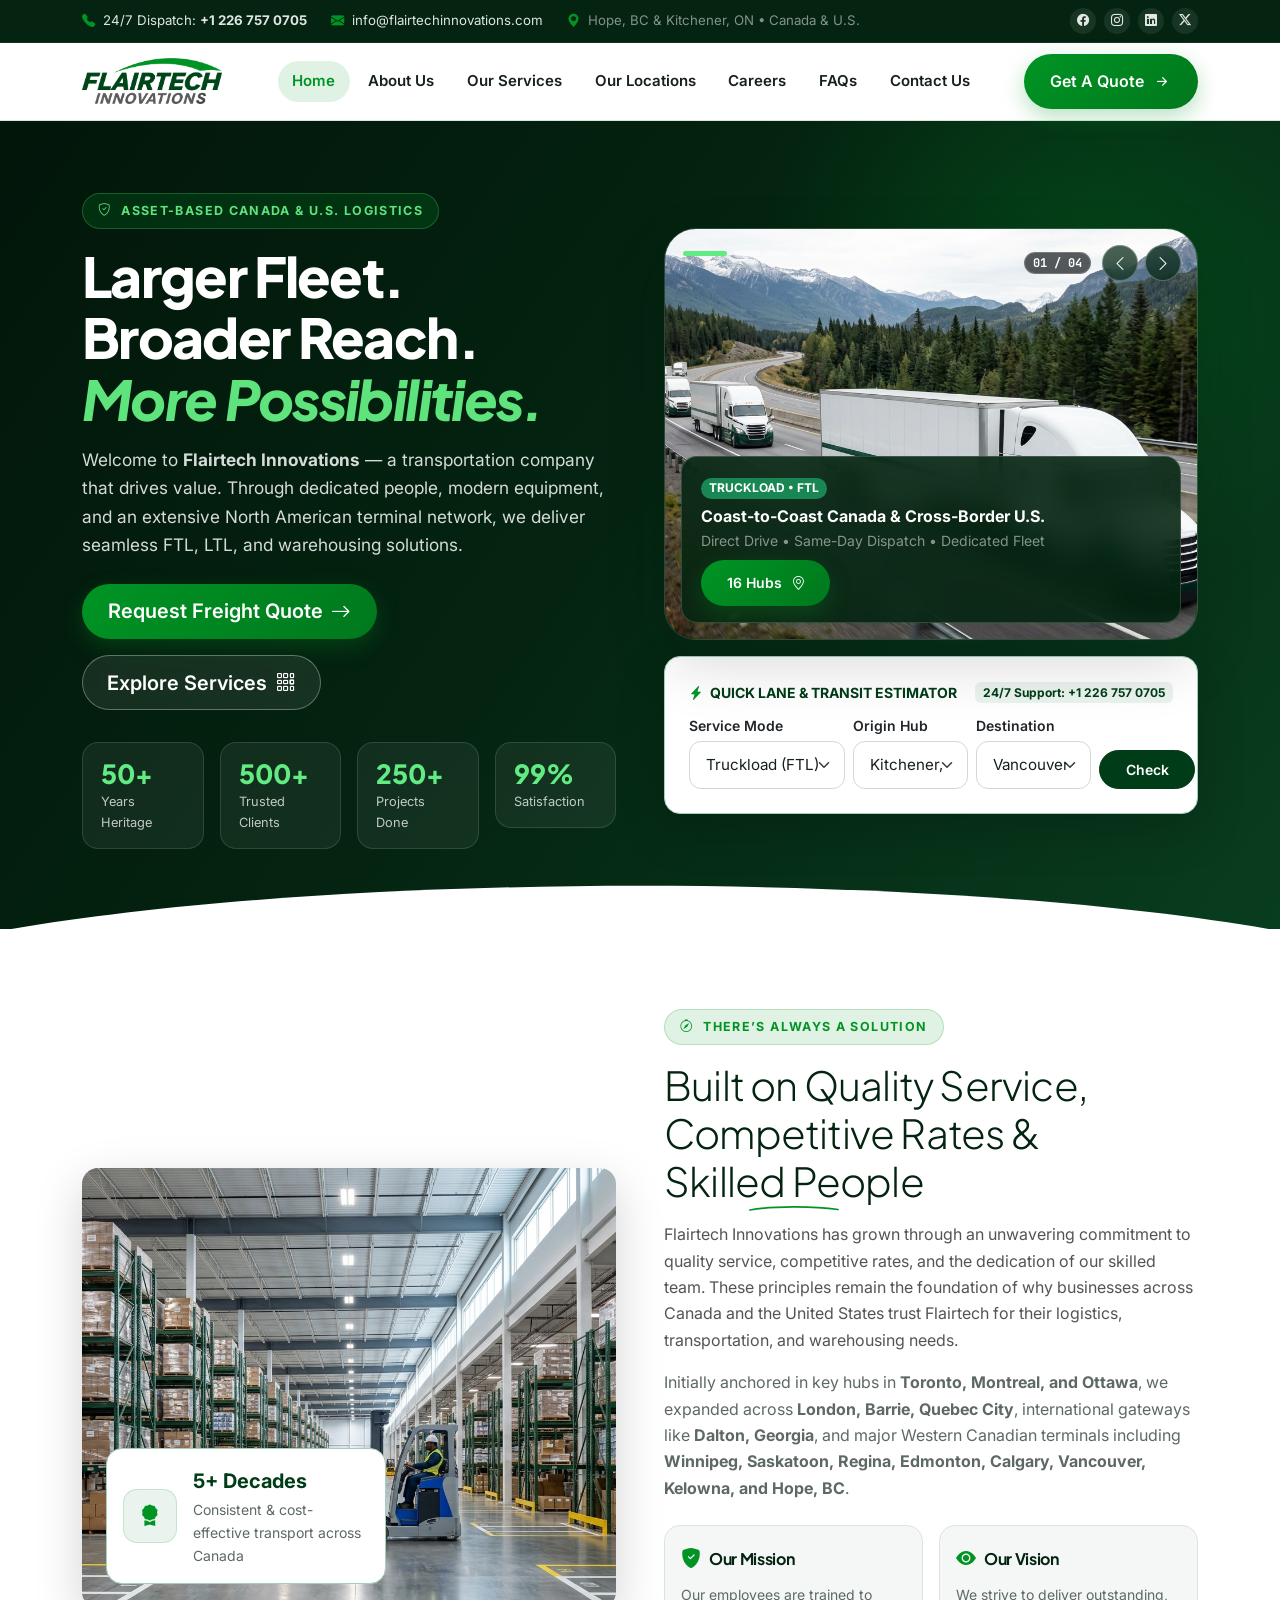
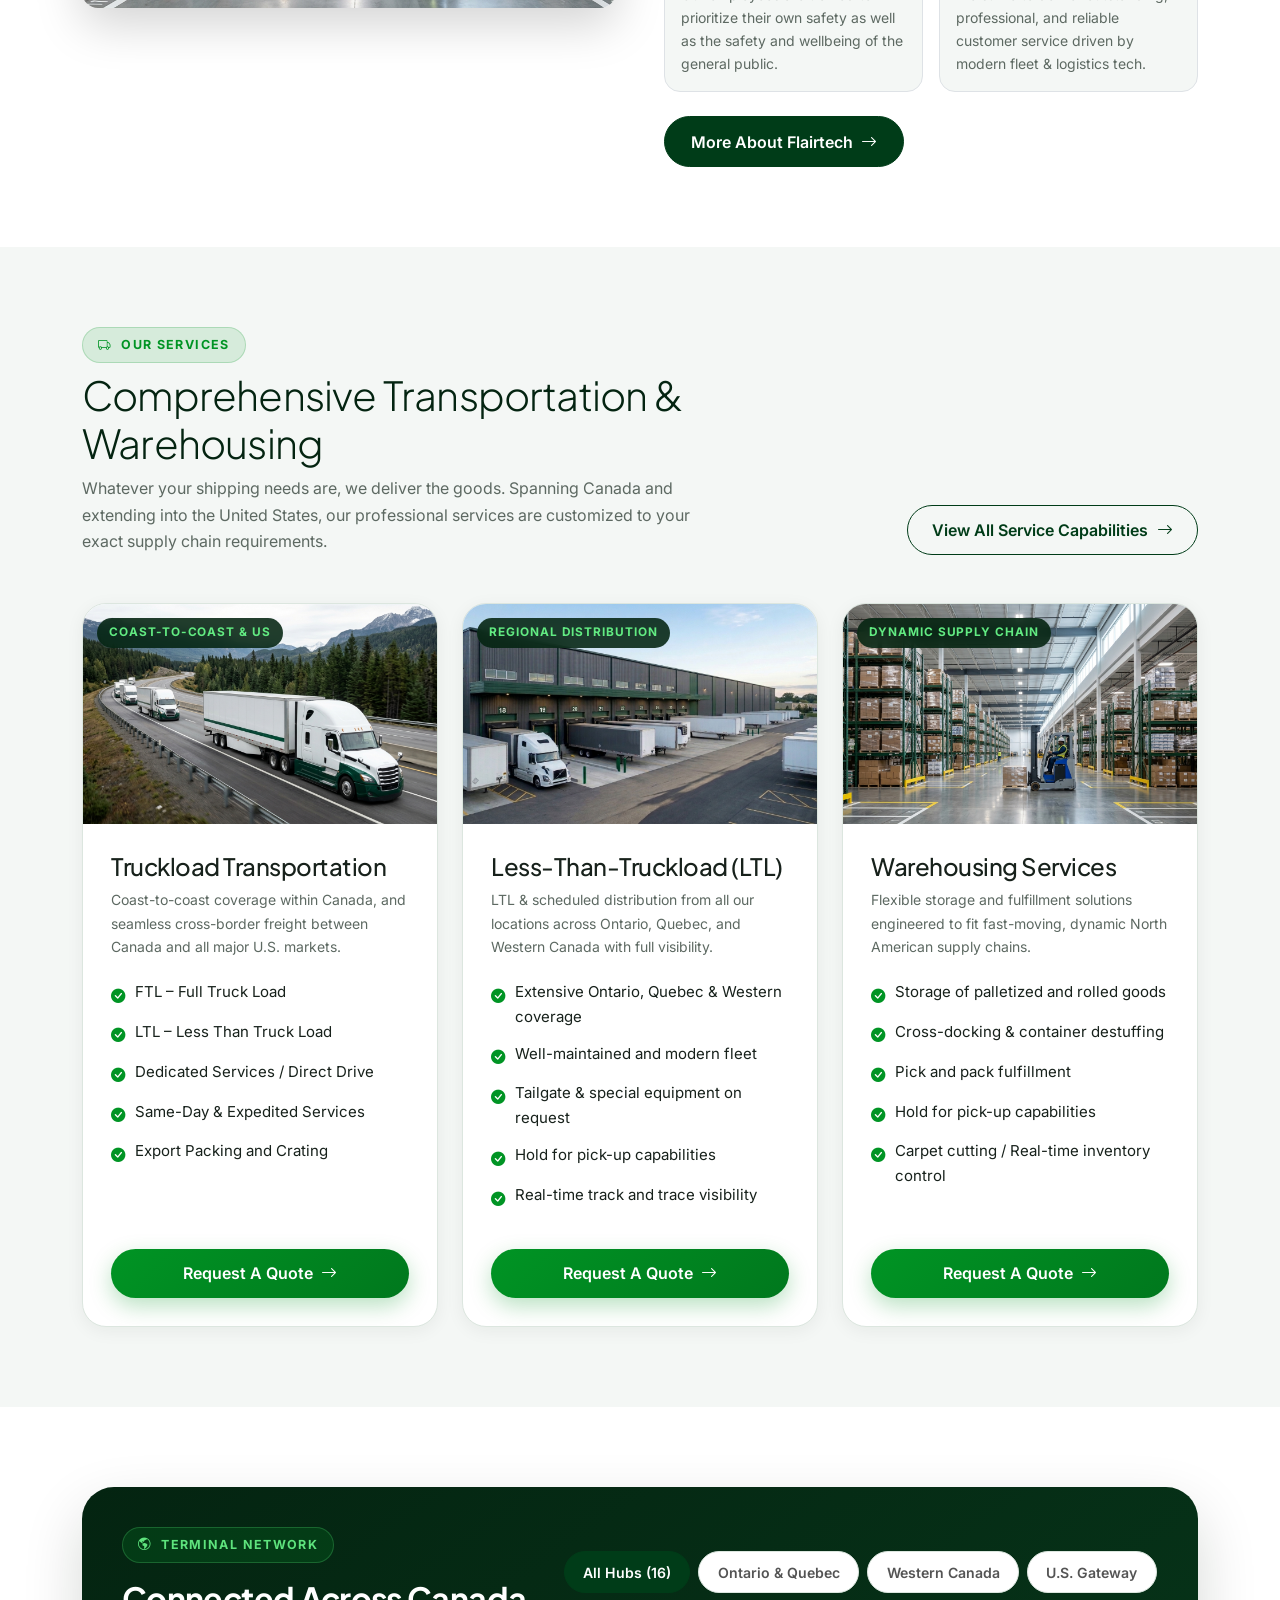
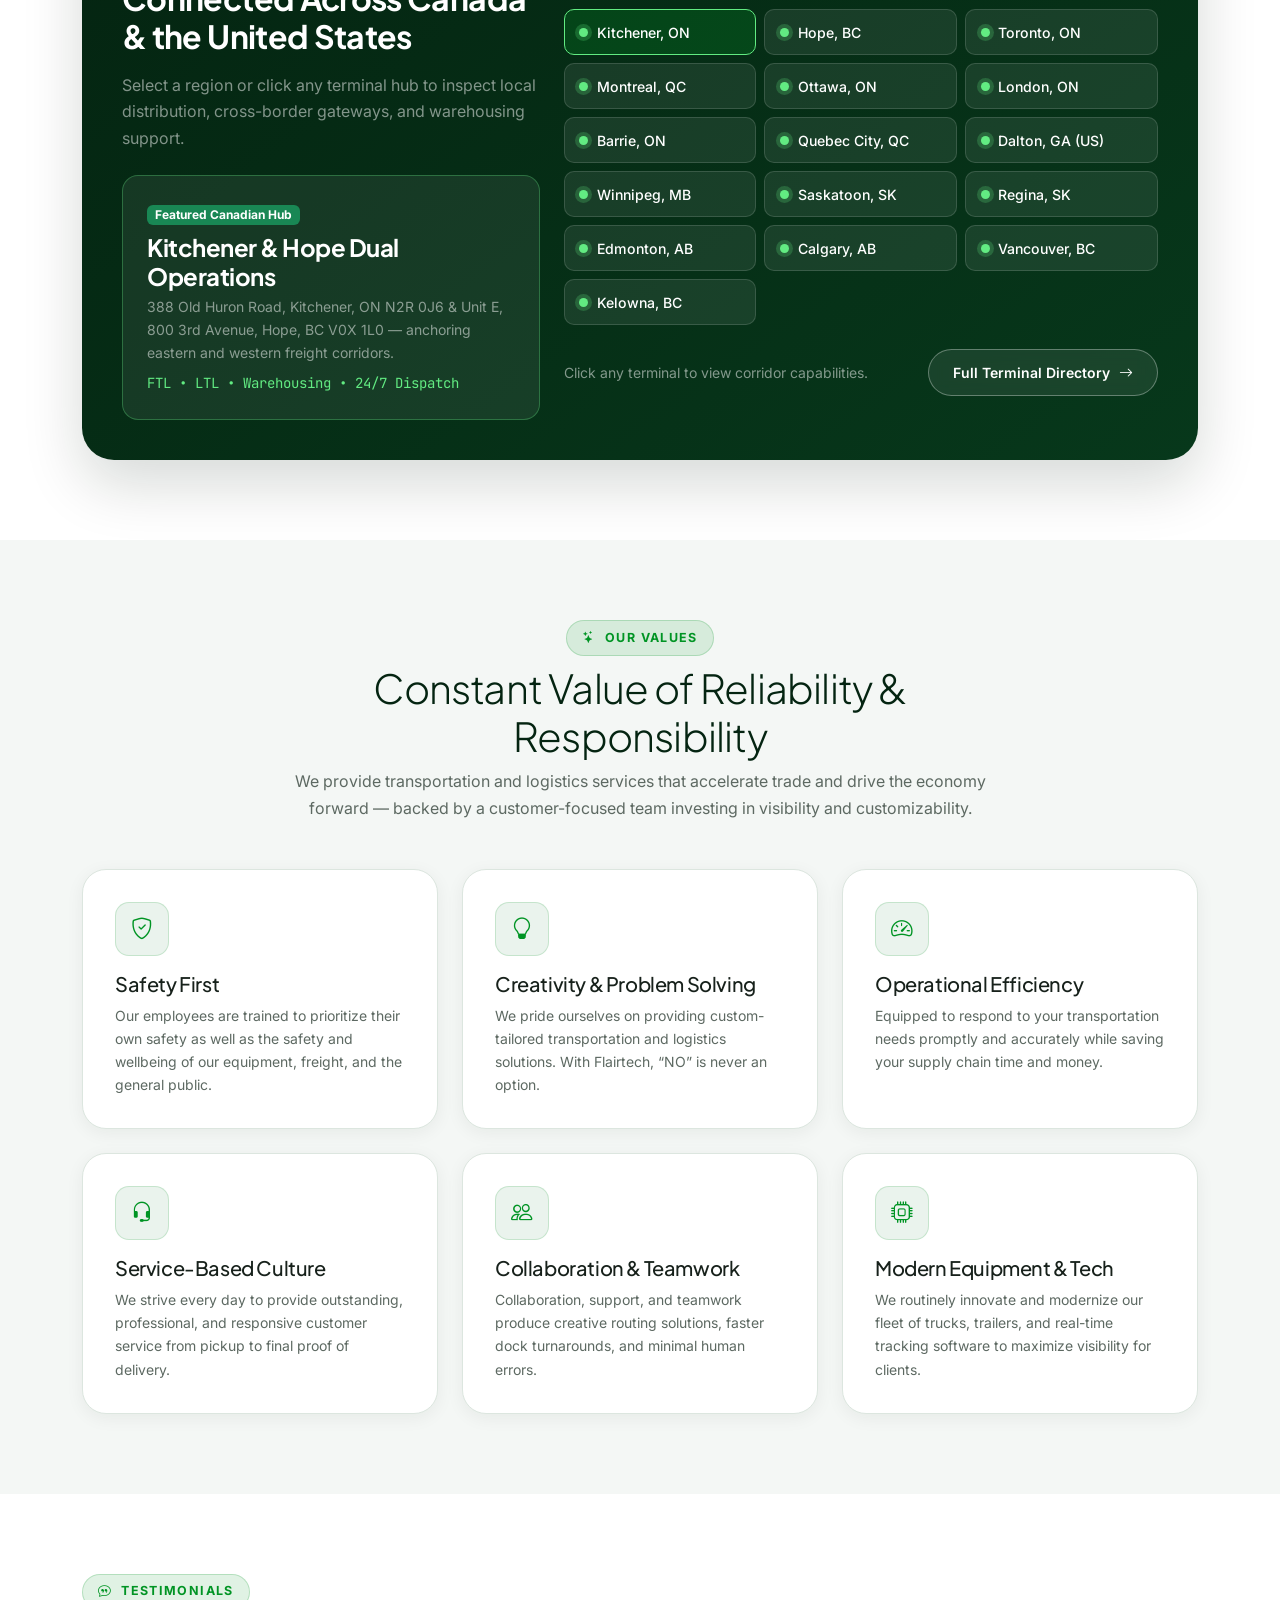
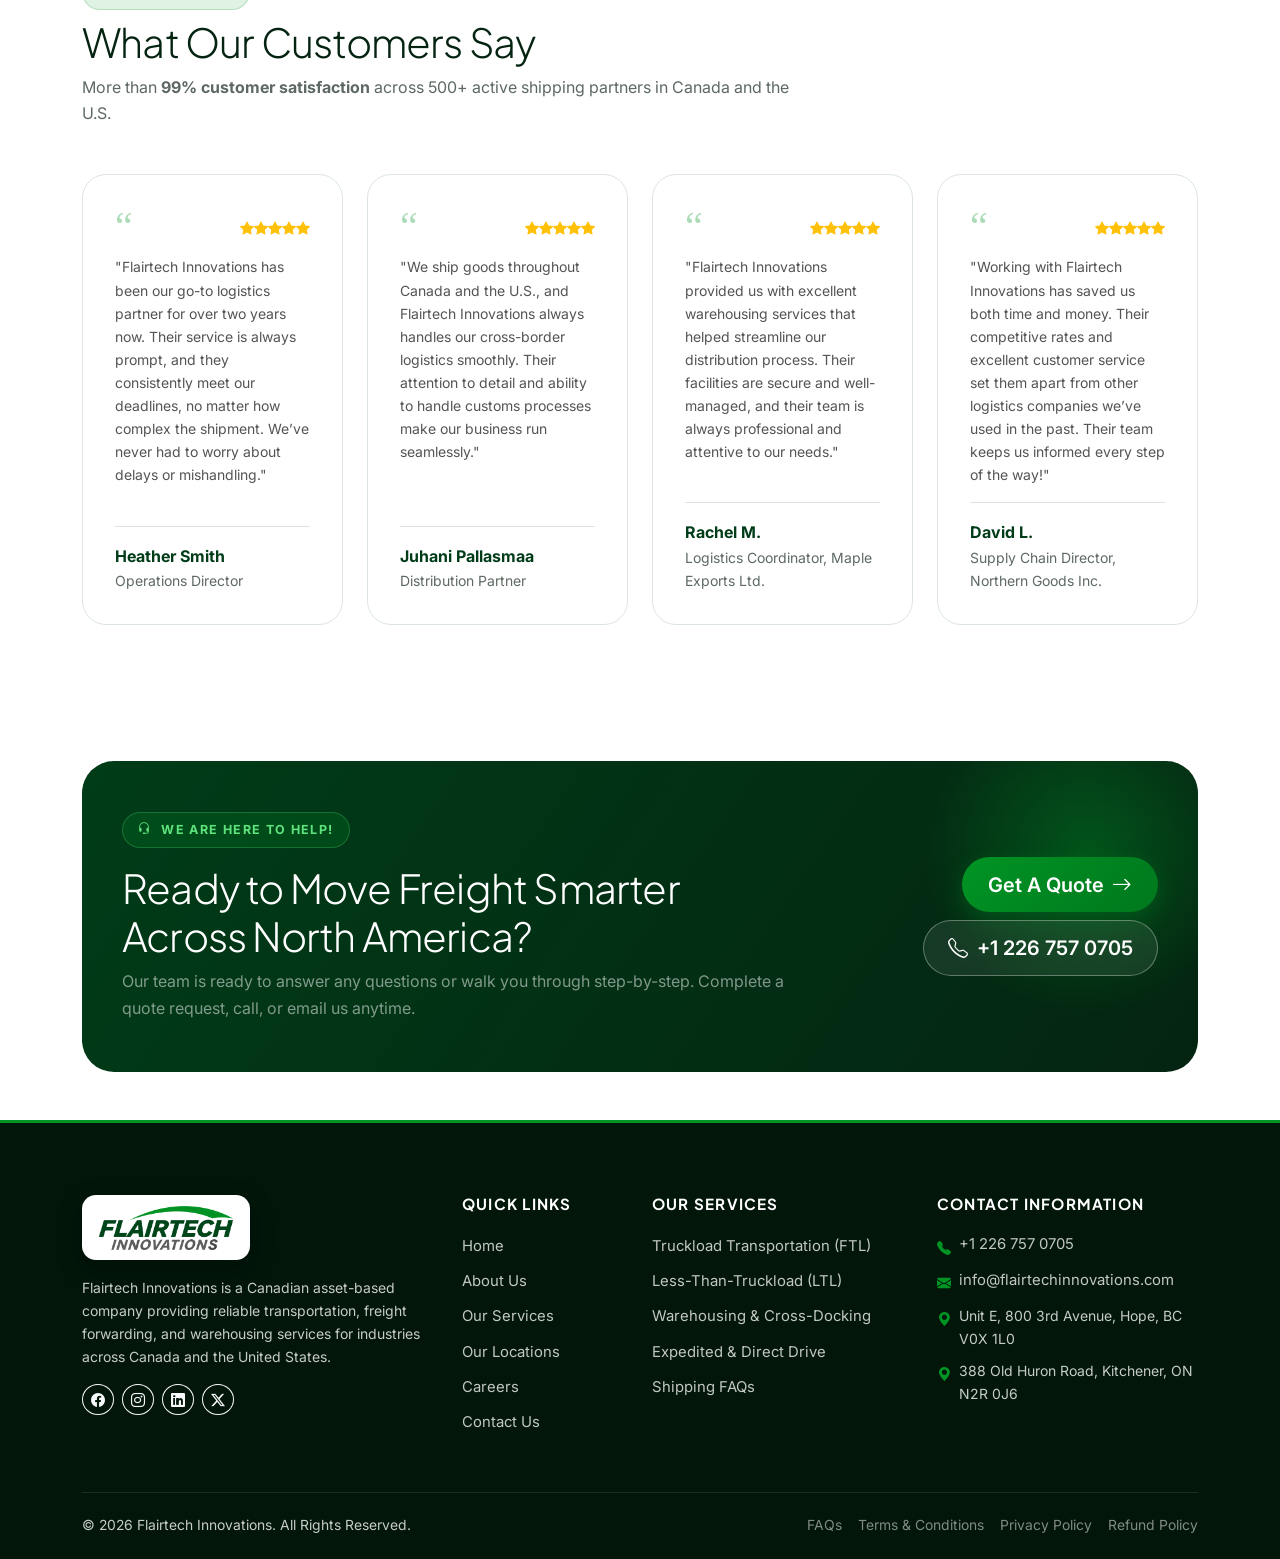
<file: index.html>
<!DOCTYPE html>
<html lang="en">
<head>
  <meta charset="UTF-8" />
  <meta name="viewport" content="width=device-width, initial-scale=1.0" />
  <title>Flairtech Innovations — A Transportation Company That Drives Value</title>
  <meta name="description" content="Flairtech Innovations is a Canadian asset-based transportation, freight forwarding, LTL, FTL, and warehousing company serving Canada and the United States." />
  <link rel="icon" type="image/png" href="assets/images/flairtech-logo-transparent.png" />

  <!-- Fonts & Icons -->
  <link rel="preconnect" href="https://fonts.googleapis.com" />
  <link rel="preconnect" href="https://fonts.gstatic.com" crossorigin />
  <link href="https://fonts.googleapis.com/css2?family=Inter:wght@400;500;600;700&family=JetBrains+Mono:wght@500;600&family=Plus+Jakarta+Sans:ital,wght@0,600;0,700;0,800;1,700;1,800&display=swap" rel="stylesheet" />
  <link href="https://cdn.jsdelivr.net/npm/bootstrap@5.3.3/dist/css/bootstrap.min.css" rel="stylesheet" />
  <link href="https://cdn.jsdelivr.net/npm/bootstrap-icons@1.11.3/font/bootstrap-icons.min.css" rel="stylesheet" />
  <link rel="stylesheet" href="assets/css/style.css" />
</head>
<body>

  <!-- Top Utility Bar -->
  <div class="ft-topbar d-none d-lg-block">
    <div class="container">
      <div class="d-flex justify-content-between align-items-center">
        <div class="d-flex align-items-center gap-4">
          <a href="tel:+12267570705" class="d-inline-flex align-items-center gap-2">
            <i class="bi bi-telephone-fill text-emerald-brand"></i>
            <span>24/7 Dispatch: <strong>+1 226 757 0705</strong></span>
          </a>
          <a href="mailto:info@flairtechinnovations.com" class="d-inline-flex align-items-center gap-2">
            <i class="bi bi-envelope-fill text-emerald-brand"></i>
            <span>info@flairtechinnovations.com</span>
          </a>
          <span class="text-white-50 d-inline-flex align-items-center gap-2">
            <i class="bi bi-geo-alt-fill text-emerald-brand"></i>
            <span>Hope, BC &amp; Kitchener, ON • Canada &amp; U.S.</span>
          </span>
        </div>
        <div class="d-flex align-items-center gap-2">
          <a href="https://www.facebook.com/" target="_blank" rel="noopener" class="social-dot" aria-label="Facebook"><i class="bi bi-facebook"></i></a>
          <a href="https://www.instagram.com/" target="_blank" rel="noopener" class="social-dot" aria-label="Instagram"><i class="bi bi-instagram"></i></a>
          <a href="https://www.linkedin.com/" target="_blank" rel="noopener" class="social-dot" aria-label="LinkedIn"><i class="bi bi-linkedin"></i></a>
          <a href="https://twitter.com/" target="_blank" rel="noopener" class="social-dot" aria-label="Twitter"><i class="bi bi-twitter-x"></i></a>
        </div>
      </div>
    </div>
  </div>

  <!-- Main Navbar -->
  <nav class="navbar navbar-expand-lg ft-navbar sticky-top">
    <div class="container">
      <a class="navbar-brand d-flex align-items-center" href="index.html">
        <img src="assets/images/flairtech-logo-transparent.png" alt="Flairtech Innovations Logo" />
      </a>
      <button class="navbar-toggler border-0 shadow-none" type="button" data-bs-toggle="collapse" data-bs-target="#mainNav" aria-controls="mainNav" aria-expanded="false" aria-label="Toggle navigation">
        <span class="navbar-toggler-icon"></span>
      </button>
      <div class="collapse navbar-collapse" id="mainNav">
        <ul class="navbar-nav mx-auto mb-2 mb-lg-0 gap-lg-1">
          <li class="nav-item"><a class="nav-link active" href="index.html">Home</a></li>
          <li class="nav-item"><a class="nav-link" href="about.html">About Us</a></li>
          <li class="nav-item"><a class="nav-link" href="services.html">Our Services</a></li>
          <li class="nav-item"><a class="nav-link" href="locations.html">Our Locations</a></li>
          <li class="nav-item"><a class="nav-link" href="careers.html">Careers</a></li>
          <li class="nav-item"><a class="nav-link" href="faqs.html">FAQs</a></li>
          <li class="nav-item"><a class="nav-link" href="contact.html">Contact Us</a></li>
        </ul>
        <div class="d-flex align-items-center gap-2 mt-2 mt-lg-0">
          <a href="tel:+12267570705" class="btn btn-ft-outline d-lg-none btn-sm"><i class="bi bi-telephone"></i> Call</a>
          <button type="button" class="btn btn-ft-primary" data-bs-toggle="modal" data-bs-target="#quoteModal">
            <span>Get A Quote</span>
            <i class="bi bi-arrow-right-short fs-5"></i>
          </button>
        </div>
      </div>
    </div>
  </nav>

  <!-- Hero Section -->
  <header class="ft-hero">
    <div class="container position-relative" style="z-index: 3;">
      <div class="row align-items-center g-5">
        <div class="col-lg-6">
          <div class="brand-kicker brand-kicker-dark mb-3">
            <i class="bi bi-shield-check"></i>
            <span>Asset-Based Canada &amp; U.S. Logistics</span>
          </div>
          <h1 class="ft-hero-title mb-3">
            Larger Fleet. Broader Reach. <span class="highlight">More Possibilities.</span>
          </h1>
          <p class="ft-hero-lead mb-4">
            Welcome to <strong>Flairtech Innovations</strong> — a transportation company that drives value. Through dedicated people, modern equipment, and an extensive North American terminal network, we deliver seamless FTL, LTL, and warehousing solutions.
          </p>

          <div class="d-flex flex-wrap gap-3 mb-4">
            <button type="button" class="btn btn-ft-primary btn-lg" data-bs-toggle="modal" data-bs-target="#quoteModal">
              <span>Request Freight Quote</span>
              <i class="bi bi-arrow-right"></i>
            </button>
            <a href="services.html" class="btn btn-ft-outline-light btn-lg">
              <span>Explore Services</span>
              <i class="bi bi-grid-3x3-gap"></i>
            </a>
          </div>

          <!-- Hero KPI Strip -->
          <div class="row g-3 pt-2">
            <div class="col-6 col-sm-3">
              <div class="ft-stat-pill">
                <div class="num" data-counter="50" data-suffix="+">50+</div>
                <div class="lbl">Years Heritage</div>
              </div>
            </div>
            <div class="col-6 col-sm-3">
              <div class="ft-stat-pill">
                <div class="num" data-counter="500" data-suffix="+">500+</div>
                <div class="lbl">Trusted Clients</div>
              </div>
            </div>
            <div class="col-6 col-sm-3">
              <div class="ft-stat-pill">
                <div class="num" data-counter="250" data-suffix="+">250+</div>
                <div class="lbl">Projects Done</div>
              </div>
            </div>
            <div class="col-6 col-sm-3">
              <div class="ft-stat-pill">
                <div class="num" data-counter="99" data-suffix="%">99%</div>
                <div class="lbl">Satisfaction</div>
              </div>
            </div>
          </div>
        </div>

        <div class="col-lg-6">
          <div id="heroBannerCarousel" class="carousel slide carousel-fade ft-hero-media" data-bs-ride="carousel" data-bs-interval="4000" data-bs-pause="hover">
            <!-- Slide Indicators -->
            <div class="ft-hero-indicators">
              <button type="button" data-bs-target="#heroBannerCarousel" data-bs-slide-to="0" class="active" aria-current="true" aria-label="Slide 1"></button>
              <button type="button" data-bs-target="#heroBannerCarousel" data-bs-slide-to="1" aria-label="Slide 2"></button>
              <button type="button" data-bs-target="#heroBannerCarousel" data-bs-slide-to="2" aria-label="Slide 3"></button>
              <button type="button" data-bs-target="#heroBannerCarousel" data-bs-slide-to="3" aria-label="Slide 4"></button>
            </div>

            <!-- Prev / Next Controls -->
            <div class="ft-hero-carousel-controls">
              <span id="heroSlideCounter" class="badge rounded-pill bg-dark bg-opacity-75 font-mono px-2 py-1 me-1" style="border:1px solid rgba(255,255,255,0.2);">01 / 04</span>
              <button class="ft-carousel-arrow" type="button" data-bs-target="#heroBannerCarousel" data-bs-slide="prev" aria-label="Previous slide">
                <i class="bi bi-chevron-left"></i>
              </button>
              <button class="ft-carousel-arrow" type="button" data-bs-target="#heroBannerCarousel" data-bs-slide="next" aria-label="Next slide">
                <i class="bi bi-chevron-right"></i>
              </button>
            </div>

            <!-- 4 Auto-Sliding Banner Images -->
            <div class="carousel-inner">
              <div class="carousel-item active" data-badge="TRUCKLOAD • FTL" data-title="Coast-to-Coast Canada &amp; Cross-Border U.S." data-desc="Direct Drive • Same-Day Dispatch • Dedicated Fleet">
                <img src="assets/images/hero-fleet.jpg" alt="Flairtech Innovations Modern Freight Fleet on Canadian Highway" />
              </div>
              <div class="carousel-item" data-badge="REGIONAL LTL" data-title="Ontario, Quebec &amp; Western Canada Distribution" data-desc="Real-Time Track &amp; Trace • Tailgate &amp; Hold for Pick-Up">
                <img src="assets/images/terminal.jpg" alt="Flairtech LTL Cross-Docking Distribution Terminal" />
              </div>
              <div class="carousel-item" data-badge="WAREHOUSING" data-title="Dynamic Storage, Cross-Docking &amp; Fulfillment" data-desc="Palletized &amp; Rolled Goods • Container Destuffing • Pick &amp; Pack">
                <img src="assets/images/warehouse.jpg" alt="Flairtech High-Bay Warehousing and Logistics Facility" />
              </div>
              <div class="carousel-item" data-badge="CROSS-BORDER TRADE" data-title="Seamless Canada ↔ U.S. Logistics Corridors" data-desc="16 Strategic Hubs • Export Crating &amp; Customs Coordination">
                <img src="assets/images/hero-crossborder.jpg" alt="Cross-Border Canada-US Freight Bridge Corridor" />
              </div>
            </div>

            <!-- Synced Glass Caption Card -->
            <div class="ft-hero-float-card">
              <div class="d-flex flex-wrap justify-content-between align-items-center gap-2">
                <div>
                  <span id="heroSlideBadge" class="badge rounded-pill text-bg-success mb-1">TRUCKLOAD • FTL</span>
                  <div id="heroSlideTitle" class="fw-bold">Coast-to-Coast Canada &amp; Cross-Border U.S.</div>
                  <div id="heroSlideDesc" class="small text-white-50">Direct Drive • Same-Day Dispatch • Dedicated Fleet</div>
                </div>
                <a href="locations.html" class="btn btn-sm btn-ft-primary">16 Hubs <i class="bi bi-geo-alt"></i></a>
              </div>
            </div>
          </div>

          <!-- Instant Freight Lane Estimator -->
          <div class="bg-white text-dark rounded-4 p-3 p-md-4 mt-3 shadow-lg border border-success-subtle">
            <div class="d-flex align-items-center justify-content-between mb-2">
              <span class="fw-bold text-forest small text-uppercase letter-spacing-1">
                <i class="bi bi-lightning-charge-fill text-emerald-brand me-1"></i> Quick Lane &amp; Transit Estimator
              </span>
              <span class="badge bg-mint-tint text-forest">24/7 Support: +1 226 757 0705</span>
            </div>
            <form id="heroLaneEstimator" class="row g-2 align-items-end">
              <div class="col-sm-4">
                <label for="estMode" class="form-label small fw-semibold mb-1">Service Mode</label>
                <select id="estMode" class="form-select form-select-sm pe-4">
                  <option value="FTL">Truckload (FTL)</option>
                  <option value="LTL">Less-Than-Truckload</option>
                  <option value="Expedited">Same-Day / Expedited</option>
                  <option value="Warehousing">Warehousing &amp; Dock</option>
                </select>
              </div>
              <div class="col-sm-3">
                <label for="estOrigin" class="form-label small fw-semibold mb-1">Origin Hub</label>
                <select id="estOrigin" class="form-select form-select-sm pe-4">
                  <option>Kitchener, ON</option>
                  <option>Toronto, ON</option>
                  <option>Hope, BC</option>
                  <option>Vancouver, BC</option>
                  <option>Montreal, QC</option>
                  <option>Calgary, AB</option>
                </select>
              </div>
              <div class="col-sm-3">
                <label for="estDest" class="form-label small fw-semibold mb-1">Destination</label>
                <select id="estDest" class="form-select form-select-sm pe-4">
                  <option>Vancouver, BC</option>
                  <option>Calgary, AB</option>
                  <option>Toronto, ON</option>
                  <option>Montreal, QC</option>
                  <option>Winnipeg, MB</option>
                  <option>Dalton, GA</option>
                </select>
              </div>
              <div class="col-sm-2 d-grid">
                <button type="submit" class="btn btn-ft-forest btn-sm py-2">Check</button>
              </div>
            </form>
            <div id="laneEstimatorResult" class="d-none mt-3 p-3 rounded-3 bg-mint-tint border border-success-subtle"></div>
          </div>
        </div>
      </div>
    </div>

    <!-- Sweeping Kinetic Arch Divider -->
    <svg class="ft-hero-arch-bg" viewBox="0 0 1440 70" preserveAspectRatio="none" fill="none" xmlns="http://www.w3.org/2000/svg">
      <path d="M0 70C380 8 1060 8 1440 70V70H0Z" fill="#FFFFFF"/>
    </svg>
  </header>

  <!-- About & Heritage Section -->
  <section class="ft-section">
    <div class="container">
      <div class="row align-items-center g-5">
        <div class="col-lg-6 reveal">
          <div class="position-relative">
            <img src="assets/images/warehouse.jpg" alt="Flairtech Innovations Warehousing and Logistics Facility" class="img-fluid rounded-4 shadow-lg w-100" style="height: 440px; object-fit: cover;" />
            <div class="position-absolute bottom-0 start-0 m-3 m-md-4 bg-white rounded-4 p-3 shadow-md border border-success-subtle" style="max-width: 280px;">
              <div class="d-flex align-items-center gap-3">
                <div class="ft-icon-box"><i class="bi bi-award-fill"></i></div>
                <div>
                  <div class="fw-bold text-forest fs-5">5+ Decades</div>
                  <div class="small text-muted-brand">Consistent &amp; cost-effective transport across Canada</div>
                </div>
              </div>
            </div>
          </div>
        </div>
        <div class="col-lg-6 reveal">
          <span class="brand-kicker mb-3"><i class="bi bi-compass"></i> There’s Always a Solution</span>
          <h2 class="display-6 mb-3">Built on Quality Service, Competitive Rates &amp; <span class="arch-underline">Skilled People</span></h2>
          <p class="text-slate-brand mb-3">
            Flairtech Innovations has grown through an unwavering commitment to quality service, competitive rates, and the dedication of our skilled team. These principles remain the foundation of why businesses across Canada and the United States trust Flairtech for their logistics, transportation, and warehousing needs.
          </p>
          <p class="text-muted-brand mb-4">
            Initially anchored in key hubs in <strong>Toronto, Montreal, and Ottawa</strong>, we expanded across <strong>London, Barrie, Quebec City</strong>, international gateways like <strong>Dalton, Georgia</strong>, and major Western Canadian terminals including <strong>Winnipeg, Saskatoon, Regina, Edmonton, Calgary, Vancouver, Kelowna, and Hope, BC</strong>.
          </p>

          <div class="row g-3 mb-4">
            <div class="col-sm-6">
              <div class="p-3 rounded-4 bg-surface border h-100">
                <div class="d-flex align-items-center gap-2 mb-2">
                  <i class="bi bi-shield-fill-check text-emerald-brand fs-5"></i>
                  <h6 class="mb-0">Our Mission</h6>
                </div>
                <p class="small text-muted-brand mb-0">Our employees are trained to prioritize their own safety as well as the safety and wellbeing of the general public.</p>
              </div>
            </div>
            <div class="col-sm-6">
              <div class="p-3 rounded-4 bg-surface border h-100">
                <div class="d-flex align-items-center gap-2 mb-2">
                  <i class="bi bi-eye-fill text-emerald-brand fs-5"></i>
                  <h6 class="mb-0">Our Vision</h6>
                </div>
                <p class="small text-muted-brand mb-0">We strive to deliver outstanding, professional, and reliable customer service driven by modern fleet &amp; logistics tech.</p>
              </div>
            </div>
          </div>

          <a href="about.html" class="btn btn-ft-forest">
            <span>More About Flairtech</span>
            <i class="bi bi-arrow-right"></i>
          </a>
        </div>
      </div>
    </div>
  </section>

  <!-- Core Services Section -->
  <section class="ft-section bg-surface">
    <div class="container">
      <div class="row align-items-end mb-5 g-3 reveal">
        <div class="col-lg-7">
          <span class="brand-kicker mb-2"><i class="bi bi-truck"></i> Our Services</span>
          <h2 class="display-6 mb-2">Comprehensive Transportation &amp; Warehousing</h2>
          <p class="text-muted-brand mb-0">
            Whatever your shipping needs are, we deliver the goods. Spanning Canada and extending into the United States, our professional services are customized to your exact supply chain requirements.
          </p>
        </div>
        <div class="col-lg-5 text-lg-end">
          <a href="services.html" class="btn btn-ft-outline">View All Service Capabilities <i class="bi bi-arrow-right"></i></a>
        </div>
      </div>

      <div class="row g-4">
        <!-- Service 1: Truckload Transportation -->
        <div class="col-lg-4 reveal">
          <article class="ft-service-card">
            <div class="card-media">
              <img src="assets/images/hero-fleet.jpg" alt="Truckload Transportation FTL and Cross-Border" />
              <span class="ft-service-badge">Coast-to-Coast &amp; US</span>
            </div>
            <div class="card-body-inner">
              <h3 class="h4 mb-2">Truckload Transportation</h3>
              <p class="small text-muted-brand mb-3">
                Coast-to-coast coverage within Canada, and seamless cross-border freight between Canada and all major U.S. markets.
              </p>
              <ul class="ft-check-list mb-4">
                <li><i class="bi bi-check-circle-fill"></i><span>FTL – Full Truck Load</span></li>
                <li><i class="bi bi-check-circle-fill"></i><span>LTL – Less Than Truck Load</span></li>
                <li><i class="bi bi-check-circle-fill"></i><span>Dedicated Services / Direct Drive</span></li>
                <li><i class="bi bi-check-circle-fill"></i><span>Same-Day &amp; Expedited Services</span></li>
                <li><i class="bi bi-check-circle-fill"></i><span>Export Packing and Crating</span></li>
              </ul>
              <div class="mt-auto pt-2 d-flex gap-2">
                <button type="button" class="btn btn-ft-primary w-100 justify-content-center" data-bs-toggle="modal" data-bs-target="#quoteModal" data-service="FTL">
                  Request A Quote <i class="bi bi-arrow-right"></i>
                </button>
              </div>
            </div>
          </article>
        </div>

        <!-- Service 2: Less-Than-Truckload -->
        <div class="col-lg-4 reveal">
          <article class="ft-service-card">
            <div class="card-media">
              <img src="assets/images/terminal.jpg" alt="Less Than Truckload Distribution Hub" />
              <span class="ft-service-badge">Regional Distribution</span>
            </div>
            <div class="card-body-inner">
              <h3 class="h4 mb-2">Less-Than-Truckload (LTL)</h3>
              <p class="small text-muted-brand mb-3">
                LTL &amp; scheduled distribution from all our locations across Ontario, Quebec, and Western Canada with full visibility.
              </p>
              <ul class="ft-check-list mb-4">
                <li><i class="bi bi-check-circle-fill"></i><span>Extensive Ontario, Quebec &amp; Western coverage</span></li>
                <li><i class="bi bi-check-circle-fill"></i><span>Well-maintained and modern fleet</span></li>
                <li><i class="bi bi-check-circle-fill"></i><span>Tailgate &amp; special equipment on request</span></li>
                <li><i class="bi bi-check-circle-fill"></i><span>Hold for pick-up capabilities</span></li>
                <li><i class="bi bi-check-circle-fill"></i><span>Real-time track and trace visibility</span></li>
              </ul>
              <div class="mt-auto pt-2 d-flex gap-2">
                <button type="button" class="btn btn-ft-primary w-100 justify-content-center" data-bs-toggle="modal" data-bs-target="#quoteModal" data-service="LTL">
                  Request A Quote <i class="bi bi-arrow-right"></i>
                </button>
              </div>
            </div>
          </article>
        </div>

        <!-- Service 3: Warehousing Services -->
        <div class="col-lg-4 reveal">
          <article class="ft-service-card">
            <div class="card-media">
              <img src="assets/images/warehouse.jpg" alt="Warehousing and Cross-Docking Services" />
              <span class="ft-service-badge">Dynamic Supply Chain</span>
            </div>
            <div class="card-body-inner">
              <h3 class="h4 mb-2">Warehousing Services</h3>
              <p class="small text-muted-brand mb-3">
                Flexible storage and fulfillment solutions engineered to fit fast-moving, dynamic North American supply chains.
              </p>
              <ul class="ft-check-list mb-4">
                <li><i class="bi bi-check-circle-fill"></i><span>Storage of palletized and rolled goods</span></li>
                <li><i class="bi bi-check-circle-fill"></i><span>Cross-docking &amp; container destuffing</span></li>
                <li><i class="bi bi-check-circle-fill"></i><span>Pick and pack fulfillment</span></li>
                <li><i class="bi bi-check-circle-fill"></i><span>Hold for pick-up capabilities</span></li>
                <li><i class="bi bi-check-circle-fill"></i><span>Carpet cutting / Real-time inventory control</span></li>
              </ul>
              <div class="mt-auto pt-2 d-flex gap-2">
                <button type="button" class="btn btn-ft-primary w-100 justify-content-center" data-bs-toggle="modal" data-bs-target="#quoteModal" data-service="Warehousing">
                  Request A Quote <i class="bi bi-arrow-right"></i>
                </button>
              </div>
            </div>
          </article>
        </div>
      </div>
    </div>
  </section>

  <!-- Interactive North American Network Hub Explorer -->
  <section class="ft-section">
    <div class="container">
      <div class="ft-network-panel reveal">
        <div class="row g-4 align-items-center">
          <div class="col-lg-5">
            <span class="brand-kicker brand-kicker-dark mb-3"><i class="bi bi-globe-americas"></i> Terminal Network</span>
            <h2 class="text-white mb-3">Connected Across Canada &amp; the United States</h2>
            <p class="text-white-50 mb-4">
              Select a region or click any terminal hub to inspect local distribution, cross-border gateways, and warehousing support.
            </p>

            <!-- Active Hub Readout Card -->
            <div class="p-3 p-md-4 rounded-4" style="background: rgba(255,255,255,0.07); border: 1px solid rgba(98,235,130,0.3);">
              <span id="hubDetailRegion" class="badge bg-success mb-2">Featured Canadian Hub</span>
              <h4 id="hubDetailTitle" class="text-white mb-1">Kitchener &amp; Hope Dual Operations</h4>
              <p id="hubDetailDesc" class="small text-white-50 mb-2">
                388 Old Huron Road, Kitchener, ON N2R 0J6 &amp; Unit E, 800 3rd Avenue, Hope, BC V0X 1L0 — anchoring eastern and western freight corridors.
              </p>
              <div id="hubDetailServices" class="font-mono small text-emerald-brand" style="color: #62eb82 !important;">
                FTL • LTL • Warehousing • 24/7 Dispatch
              </div>
            </div>
          </div>

          <div class="col-lg-7">
            <div class="d-flex flex-wrap gap-2 mb-3">
              <button type="button" class="ft-filter-btn active" data-hub-filter="all">All Hubs (16)</button>
              <button type="button" class="ft-filter-btn" data-hub-filter="ontario-quebec">Ontario &amp; Quebec</button>
              <button type="button" class="ft-filter-btn" data-hub-filter="western">Western Canada</button>
              <button type="button" class="ft-filter-btn" data-hub-filter="us">U.S. Gateway</button>
            </div>

            <div class="row g-2">
              <div class="col-6 col-md-4" data-hub-region="ontario-quebec" data-hub-name="Kitchener, ON (Hub)" data-hub-badge="Ontario Operations" data-hub-desc="388 Old Huron Road, Kitchener, ON N2R 0J6 — Core Ontario FTL, LTL & regional distribution terminal." data-hub-services="FTL • LTL • Cross-Border • 24/7 Support">
                <div class="ft-hub-pill active"><span class="ft-hub-dot"></span> Kitchener, ON</div>
              </div>
              <div class="col-6 col-md-4" data-hub-region="western" data-hub-name="Hope, BC (Hub)" data-hub-badge="British Columbia Operations" data-hub-desc="Unit E, 800 3rd Avenue, Hope, BC V0X 1L0 — Strategic Fraser Valley gateway connecting BC interior & coast." data-hub-services="FTL • LTL • Regional Distribution">
                <div class="ft-hub-pill"><span class="ft-hub-dot"></span> Hope, BC</div>
              </div>
              <div class="col-6 col-md-4" data-hub-region="ontario-quebec" data-hub-name="Toronto, ON" data-hub-badge="Founding Hub" data-hub-desc="High-frequency GTA freight consolidation, same-day dispatch, and intermodal distribution." data-hub-services="FTL • LTL • Same-Day • Warehousing">
                <div class="ft-hub-pill"><span class="ft-hub-dot"></span> Toronto, ON</div>
              </div>
              <div class="col-6 col-md-4" data-hub-region="ontario-quebec" data-hub-name="Montreal, QC" data-hub-badge="Founding Hub" data-hub-desc="Quebec gateway handling port container destuffing, cross-docking, and Eastern Canada distribution." data-hub-services="FTL • LTL • Container Destuffing">
                <div class="ft-hub-pill"><span class="ft-hub-dot"></span> Montreal, QC</div>
              </div>
              <div class="col-6 col-md-4" data-hub-region="ontario-quebec" data-hub-name="Ottawa, ON" data-hub-badge="Founding Hub" data-hub-desc="Eastern Ontario hub providing dedicated direct drive and reliable LTL lanes." data-hub-services="FTL • LTL • Dedicated Drive">
                <div class="ft-hub-pill"><span class="ft-hub-dot"></span> Ottawa, ON</div>
              </div>
              <div class="col-6 col-md-4" data-hub-region="ontario-quebec" data-hub-name="London, ON" data-hub-badge="Ontario Corridor" data-hub-desc="Southwestern Ontario corridor connecting manufacturing centers to U.S. border crossings." data-hub-services="FTL • LTL • Cross-Border">
                <div class="ft-hub-pill"><span class="ft-hub-dot"></span> London, ON</div>
              </div>
              <div class="col-6 col-md-4" data-hub-region="ontario-quebec" data-hub-name="Barrie, ON" data-hub-badge="Central Ontario" data-hub-desc="Serving Simcoe County and Northern Ontario freight corridors with scheduled LTL." data-hub-services="LTL • Tailgate • Hold for Pick-Up">
                <div class="ft-hub-pill"><span class="ft-hub-dot"></span> Barrie, ON</div>
              </div>
              <div class="col-6 col-md-4" data-hub-region="ontario-quebec" data-hub-name="Quebec City, QC" data-hub-badge="Eastern Quebec" data-hub-desc="Extended eastern distribution for commercial and industrial shipments." data-hub-services="FTL • LTL • Expedited">
                <div class="ft-hub-pill"><span class="ft-hub-dot"></span> Quebec City, QC</div>
              </div>
              <div class="col-6 col-md-4" data-hub-region="us" data-hub-name="Dalton, Georgia (USA)" data-hub-badge="International Hub" data-hub-desc="Specialized U.S. Southeast terminal supporting cross-border carpet, rolled goods, and FTL lanes." data-hub-services="Cross-Border FTL • Rolled Goods • Export">
                <div class="ft-hub-pill"><span class="ft-hub-dot"></span> Dalton, GA (US)</div>
              </div>
              <div class="col-6 col-md-4" data-hub-region="western" data-hub-name="Winnipeg, MB" data-hub-badge="Prairies Hub" data-hub-desc="Central Canadian rail & highway cross-dock terminal bridging East and West." data-hub-services="FTL • LTL • Intermodal">
                <div class="ft-hub-pill"><span class="ft-hub-dot"></span> Winnipeg, MB</div>
              </div>
              <div class="col-6 col-md-4" data-hub-region="western" data-hub-name="Saskatoon, SK" data-hub-badge="Saskatchewan" data-hub-desc="Reliable industrial and agricultural supply chain distribution across Saskatchewan." data-hub-services="FTL • LTL • Special Equipment">
                <div class="ft-hub-pill"><span class="ft-hub-dot"></span> Saskatoon, SK</div>
              </div>
              <div class="col-6 col-md-4" data-hub-region="western" data-hub-name="Regina, SK" data-hub-badge="Saskatchewan" data-hub-desc="Dedicated Prairie regional delivery with real-time track and trace." data-hub-services="FTL • LTL • Track & Trace">
                <div class="ft-hub-pill"><span class="ft-hub-dot"></span> Regina, SK</div>
              </div>
              <div class="col-6 col-md-4" data-hub-region="western" data-hub-name="Edmonton, AB" data-hub-badge="Alberta North" data-hub-desc="Heavy commercial transport, crating, and warehousing across Northern Alberta." data-hub-services="FTL • Export Crating • Warehousing">
                <div class="ft-hub-pill"><span class="ft-hub-dot"></span> Edmonton, AB</div>
              </div>
              <div class="col-6 col-md-4" data-hub-region="western" data-hub-name="Calgary, AB" data-hub-badge="Alberta South" data-hub-desc="Major Western distribution hub for palletized storage, pick & pack, and direct drive." data-hub-services="FTL • LTL • Pick & Pack">
                <div class="ft-hub-pill"><span class="ft-hub-dot"></span> Calgary, AB</div>
              </div>
              <div class="col-6 col-md-4" data-hub-region="western" data-hub-name="Vancouver, BC" data-hub-badge="Pacific Gateway" data-hub-desc="Port container destuffing, cross-docking, and Pacific coast distribution." data-hub-services="Container Destuffing • Cross-Docking">
                <div class="ft-hub-pill"><span class="ft-hub-dot"></span> Vancouver, BC</div>
              </div>
              <div class="col-6 col-md-4" data-hub-region="western" data-hub-name="Kelowna, BC" data-hub-badge="Okanagan" data-hub-desc="Okanagan Valley regional LTL, tailgate delivery, and hold-for-pickup." data-hub-services="LTL • Tailgate • Hold for Pick-Up">
                <div class="ft-hub-pill"><span class="ft-hub-dot"></span> Kelowna, BC</div>
              </div>
            </div>

            <div class="mt-4 d-flex flex-wrap justify-content-between align-items-center gap-2">
              <span class="small text-white-50">Click any terminal to view corridor capabilities.</span>
              <a href="locations.html" class="btn btn-sm btn-ft-outline-light">Full Terminal Directory <i class="bi bi-arrow-right"></i></a>
            </div>
          </div>
        </div>
      </div>
    </div>
  </section>

  <!-- Our 6 Core Values Section -->
  <section class="ft-section bg-surface">
    <div class="container">
      <div class="text-center mx-auto mb-5 reveal" style="max-width: 720px;">
        <span class="brand-kicker mb-2"><i class="bi bi-stars"></i> Our Values</span>
        <h2 class="display-6 mb-2">Constant Value of Reliability &amp; Responsibility</h2>
        <p class="text-muted-brand mb-0">
          We provide transportation and logistics services that accelerate trade and drive the economy forward — backed by a customer-focused team investing in visibility and customizability.
        </p>
      </div>

      <div class="row g-4">
        <div class="col-md-6 col-lg-4 reveal">
          <div class="ft-card">
            <div class="ft-icon-box mb-3"><i class="bi bi-shield-check"></i></div>
            <h4 class="h5 mb-2">Safety First</h4>
            <p class="small text-muted-brand mb-0">Our employees are trained to prioritize their own safety as well as the safety and wellbeing of our equipment, freight, and the general public.</p>
          </div>
        </div>
        <div class="col-md-6 col-lg-4 reveal">
          <div class="ft-card">
            <div class="ft-icon-box mb-3"><i class="bi bi-lightbulb"></i></div>
            <h4 class="h5 mb-2">Creativity &amp; Problem Solving</h4>
            <p class="small text-muted-brand mb-0">We pride ourselves on providing custom-tailored transportation and logistics solutions. With Flairtech, “NO” is never an option.</p>
          </div>
        </div>
        <div class="col-md-6 col-lg-4 reveal">
          <div class="ft-card">
            <div class="ft-icon-box mb-3"><i class="bi bi-speedometer2"></i></div>
            <h4 class="h5 mb-2">Operational Efficiency</h4>
            <p class="small text-muted-brand mb-0">Equipped to respond to your transportation needs promptly and accurately while saving your supply chain time and money.</p>
          </div>
        </div>
        <div class="col-md-6 col-lg-4 reveal">
          <div class="ft-card">
            <div class="ft-icon-box mb-3"><i class="bi bi-headset"></i></div>
            <h4 class="h5 mb-2">Service-Based Culture</h4>
            <p class="small text-muted-brand mb-0">We strive every day to provide outstanding, professional, and responsive customer service from pickup to final proof of delivery.</p>
          </div>
        </div>
        <div class="col-md-6 col-lg-4 reveal">
          <div class="ft-card">
            <div class="ft-icon-box mb-3"><i class="bi bi-people"></i></div>
            <h4 class="h5 mb-2">Collaboration &amp; Teamwork</h4>
            <p class="small text-muted-brand mb-0">Collaboration, support, and teamwork produce creative routing solutions, faster dock turnarounds, and minimal human errors.</p>
          </div>
        </div>
        <div class="col-md-6 col-lg-4 reveal">
          <div class="ft-card">
            <div class="ft-icon-box mb-3"><i class="bi bi-cpu"></i></div>
            <h4 class="h5 mb-2">Modern Equipment &amp; Tech</h4>
            <p class="small text-muted-brand mb-0">We routinely innovate and modernize our fleet of trucks, trailers, and real-time tracking software to maximize visibility for clients.</p>
          </div>
        </div>
      </div>
    </div>
  </section>

  <!-- Testimonials Section -->
  <section class="ft-section">
    <div class="container">
      <div class="row align-items-end mb-5 g-3 reveal">
        <div class="col-lg-8">
          <span class="brand-kicker mb-2"><i class="bi bi-chat-quote"></i> Testimonials</span>
          <h2 class="display-6 mb-2">What Our Customers Say</h2>
          <p class="text-muted-brand mb-0">More than <strong>99% customer satisfaction</strong> across 500+ active shipping partners in Canada and the U.S.</p>
        </div>
      </div>

      <div class="row g-4">
        <div class="col-md-6 col-lg-3 reveal">
          <div class="ft-quote-card">
            <div>
              <div class="d-flex justify-content-between align-items-center mb-2">
                <span class="ft-quote-mark">“</span>
                <span class="text-warning small"><i class="bi bi-star-fill"></i><i class="bi bi-star-fill"></i><i class="bi bi-star-fill"></i><i class="bi bi-star-fill"></i><i class="bi bi-star-fill"></i></span>
              </div>
              <p class="small text-slate-brand">
                "Flairtech Innovations has been our go-to logistics partner for over two years now. Their service is always prompt, and they consistently meet our deadlines, no matter how complex the shipment. We’ve never had to worry about delays or mishandling."
              </p>
            </div>
            <div class="pt-3 border-top">
              <div class="fw-bold text-forest">Heather Smith</div>
              <div class="small text-muted-brand">Operations Director</div>
            </div>
          </div>
        </div>

        <div class="col-md-6 col-lg-3 reveal">
          <div class="ft-quote-card">
            <div>
              <div class="d-flex justify-content-between align-items-center mb-2">
                <span class="ft-quote-mark">“</span>
                <span class="text-warning small"><i class="bi bi-star-fill"></i><i class="bi bi-star-fill"></i><i class="bi bi-star-fill"></i><i class="bi bi-star-fill"></i><i class="bi bi-star-fill"></i></span>
              </div>
              <p class="small text-slate-brand">
                "We ship goods throughout Canada and the U.S., and Flairtech Innovations always handles our cross-border logistics smoothly. Their attention to detail and ability to handle customs processes make our business run seamlessly."
              </p>
            </div>
            <div class="pt-3 border-top">
              <div class="fw-bold text-forest">Juhani Pallasmaa</div>
              <div class="small text-muted-brand">Distribution Partner</div>
            </div>
          </div>
        </div>

        <div class="col-md-6 col-lg-3 reveal">
          <div class="ft-quote-card">
            <div>
              <div class="d-flex justify-content-between align-items-center mb-2">
                <span class="ft-quote-mark">“</span>
                <span class="text-warning small"><i class="bi bi-star-fill"></i><i class="bi bi-star-fill"></i><i class="bi bi-star-fill"></i><i class="bi bi-star-fill"></i><i class="bi bi-star-fill"></i></span>
              </div>
              <p class="small text-slate-brand">
                "Flairtech Innovations provided us with excellent warehousing services that helped streamline our distribution process. Their facilities are secure and well-managed, and their team is always professional and attentive to our needs."
              </p>
            </div>
            <div class="pt-3 border-top">
              <div class="fw-bold text-forest">Rachel M.</div>
              <div class="small text-muted-brand">Logistics Coordinator, Maple Exports Ltd.</div>
            </div>
          </div>
        </div>

        <div class="col-md-6 col-lg-3 reveal">
          <div class="ft-quote-card">
            <div>
              <div class="d-flex justify-content-between align-items-center mb-2">
                <span class="ft-quote-mark">“</span>
                <span class="text-warning small"><i class="bi bi-star-fill"></i><i class="bi bi-star-fill"></i><i class="bi bi-star-fill"></i><i class="bi bi-star-fill"></i><i class="bi bi-star-fill"></i></span>
              </div>
              <p class="small text-slate-brand">
                "Working with Flairtech Innovations has saved us both time and money. Their competitive rates and excellent customer service set them apart from other logistics companies we’ve used in the past. Their team keeps us informed every step of the way!"
              </p>
            </div>
            <div class="pt-3 border-top">
              <div class="fw-bold text-forest">David L.</div>
              <div class="small text-muted-brand">Supply Chain Director, Northern Goods Inc.</div>
            </div>
          </div>
        </div>
      </div>
    </div>
  </section>

  <!-- CTA Banner -->
  <section class="ft-section-sm pb-5">
    <div class="container">
      <div class="ft-cta-banner reveal">
        <div class="row align-items-center g-4 position-relative" style="z-index: 2;">
          <div class="col-lg-8">
            <span class="brand-kicker brand-kicker-dark mb-3"><i class="bi bi-headset"></i> We Are Here to Help!</span>
            <h2 class="text-white display-6 mb-2">Ready to Move Freight Smarter Across North America?</h2>
            <p class="text-white-50 mb-0">
              Our team is ready to answer any questions or walk you through step-by-step. Complete a quote request, call, or email us anytime.
            </p>
          </div>
          <div class="col-lg-4 text-lg-end">
            <div class="d-flex flex-wrap gap-2 justify-content-lg-end">
              <button type="button" class="btn btn-ft-primary btn-lg" data-bs-toggle="modal" data-bs-target="#quoteModal">
                Get A Quote <i class="bi bi-arrow-right"></i>
              </button>
              <a href="tel:+12267570705" class="btn btn-ft-outline-light btn-lg">
                <i class="bi bi-telephone"></i> +1 226 757 0705
              </a>
            </div>
          </div>
        </div>
      </div>
    </div>
  </section>

  <!-- Footer -->
  <footer class="ft-footer">
    <div class="container">
      <div class="row g-4">
        <div class="col-lg-4">
          <div class="ft-footer-logo-wrap mb-3">
            <img src="assets/images/flairtech-logo-transparent.png" alt="Flairtech Innovations" />
          </div>
          <p class="small mb-3">
            Flairtech Innovations is a Canadian asset-based company providing reliable transportation, freight forwarding, and warehousing services for industries across Canada and the United States.
          </p>
          <div class="d-flex gap-2">
            <a href="https://www.facebook.com/" target="_blank" rel="noopener" class="btn btn-sm btn-outline-light rounded-circle" aria-label="Facebook"><i class="bi bi-facebook"></i></a>
            <a href="https://www.instagram.com/" target="_blank" rel="noopener" class="btn btn-sm btn-outline-light rounded-circle" aria-label="Instagram"><i class="bi bi-instagram"></i></a>
            <a href="https://www.linkedin.com/" target="_blank" rel="noopener" class="btn btn-sm btn-outline-light rounded-circle" aria-label="LinkedIn"><i class="bi bi-linkedin"></i></a>
            <a href="https://twitter.com/" target="_blank" rel="noopener" class="btn btn-sm btn-outline-light rounded-circle" aria-label="Twitter"><i class="bi bi-twitter-x"></i></a>
          </div>
        </div>

        <div class="col-6 col-lg-2">
          <h6>Quick Links</h6>
          <ul class="ft-footer-links">
            <li><a href="index.html">Home</a></li>
            <li><a href="about.html">About Us</a></li>
            <li><a href="services.html">Our Services</a></li>
            <li><a href="locations.html">Our Locations</a></li>
            <li><a href="careers.html">Careers</a></li>
            <li><a href="contact.html">Contact Us</a></li>
          </ul>
        </div>

        <div class="col-6 col-lg-3">
          <h6>Our Services</h6>
          <ul class="ft-footer-links">
            <li><a href="services.html#ftl">Truckload Transportation (FTL)</a></li>
            <li><a href="services.html#ltl">Less-Than-Truckload (LTL)</a></li>
            <li><a href="services.html#warehousing">Warehousing &amp; Cross-Docking</a></li>
            <li><a href="services.html#specialized">Expedited &amp; Direct Drive</a></li>
            <li><a href="faqs.html">Shipping FAQs</a></li>
          </ul>
        </div>

        <div class="col-lg-3">
          <h6>Contact Information</h6>
          <ul class="ft-footer-links small">
            <li class="d-flex gap-2"><i class="bi bi-telephone-fill text-emerald-brand mt-1"></i> <a href="tel:+12267570705">+1 226 757 0705</a></li>
            <li class="d-flex gap-2"><i class="bi bi-envelope-fill text-emerald-brand mt-1"></i> <a href="mailto:info@flairtechinnovations.com">info@flairtechinnovations.com</a></li>
            <li class="d-flex gap-2"><i class="bi bi-geo-alt-fill text-emerald-brand mt-1"></i> <span>Unit E, 800 3rd Avenue, Hope, BC V0X 1L0</span></li>
            <li class="d-flex gap-2"><i class="bi bi-geo-alt-fill text-emerald-brand mt-1"></i> <span>388 Old Huron Road, Kitchener, ON N2R 0J6</span></li>
          </ul>
        </div>
      </div>

      <div class="ft-footer-bottom d-flex flex-wrap justify-content-between align-items-center gap-3">
        <div>© 2026 Flairtech Innovations. All Rights Reserved.</div>
        <div class="d-flex flex-wrap gap-3">
          <a href="faqs.html" class="text-white-50">FAQs</a>
          <a href="legal.html#terms" class="text-white-50">Terms &amp; Conditions</a>
          <a href="legal.html#privacy" class="text-white-50">Privacy Policy</a>
          <a href="legal.html#refund" class="text-white-50">Refund Policy</a>
        </div>
      </div>
    </div>
  </footer>

  <!-- Request A Quote Modal -->
  <div class="modal fade" id="quoteModal" tabindex="-1" aria-labelledby="quoteModalLabel" aria-hidden="true">
    <div class="modal-dialog modal-dialog-centered modal-lg">
      <div class="modal-content rounded-4 border-0 overflow-hidden shadow-lg">
        <div class="modal-header bg-forest-dark text-white border-0 py-3 px-4">
          <div>
            <h5 class="modal-title text-white mb-0" id="quoteModalLabel">Request a Custom Freight Quote</h5>
            <small class="text-white-50">24/7 Dispatch Response • +1 226 757 0705</small>
          </div>
          <button type="button" class="btn-close btn-close-white" data-bs-dismiss="modal" aria-label="Close"></button>
        </div>
        <div class="modal-body p-4">
          <form class="ft-interactive-form needs-validation" novalidate data-feedback="modalQuoteFeedback">
            <div class="row g-3">
              <div class="col-md-6">
                <label class="form-label fw-semibold small">Full Name *</label>
                <input type="text" class="form-control" required placeholder="John Doe" />
              </div>
              <div class="col-md-6">
                <label class="form-label fw-semibold small">Company Name</label>
                <input type="text" class="form-control" placeholder="Your Company Ltd." />
              </div>
              <div class="col-md-6">
                <label class="form-label fw-semibold small">Email Address *</label>
                <input type="email" class="form-control" required placeholder="name@company.com" />
              </div>
              <div class="col-md-6">
                <label class="form-label fw-semibold small">Phone Number *</label>
                <input type="tel" class="form-control" required placeholder="+1 (___) ___-____" />
              </div>
              <div class="col-md-4">
                <label class="form-label fw-semibold small">Service Required *</label>
                <select id="modalServiceType" class="form-select" required>
                  <option value="FTL">Truckload (FTL)</option>
                  <option value="LTL">Less-Than-Truckload (LTL)</option>
                  <option value="Warehousing">Warehousing &amp; Cross-Dock</option>
                  <option value="Expedited">Expedited / Same-Day</option>
                  <option value="Intermodal">Intermodal Logistics</option>
                </select>
              </div>
              <div class="col-md-4">
                <label class="form-label fw-semibold small">Origin City / Postal *</label>
                <input type="text" class="form-control" required placeholder="e.g., Kitchener, ON" />
              </div>
              <div class="col-md-4">
                <label class="form-label fw-semibold small">Destination City / Postal *</label>
                <input type="text" class="form-control" required placeholder="e.g., Vancouver, BC" />
              </div>
              <div class="col-12">
                <label class="form-label fw-semibold small">Shipment Details (Weight, Pallets, Special Equipment)</label>
                <textarea class="form-control" rows="3" placeholder="Tell us about freight dimensions, tailgate needs, or target pickup date..."></textarea>
              </div>
              <div class="col-12 d-grid mt-2">
                <button type="submit" class="btn btn-ft-primary btn-lg justify-content-center">
                  Submit Quote Request <i class="bi bi-send-check"></i>
                </button>
              </div>
            </div>
          </form>
          <div id="modalQuoteFeedback" class="alert alert-success mt-3 mb-0 d-none rounded-3">
            <strong><i class="bi bi-check-circle-fill me-1"></i> Quote Request Received!</strong>
            Reference <span class="font-mono fw-bold ref-code"></span>. Our dispatch team will respond shortly, or call <a href="tel:+12267570705" class="fw-bold">+1 226 757 0705</a> for immediate dispatch.
          </div>
        </div>
      </div>
    </div>
  </div>

  <script src="https://cdn.jsdelivr.net/npm/bootstrap@5.3.3/dist/js/bootstrap.bundle.min.js"></script>
  <script src="assets/js/main.js"></script>
</body>
</html>
</file>
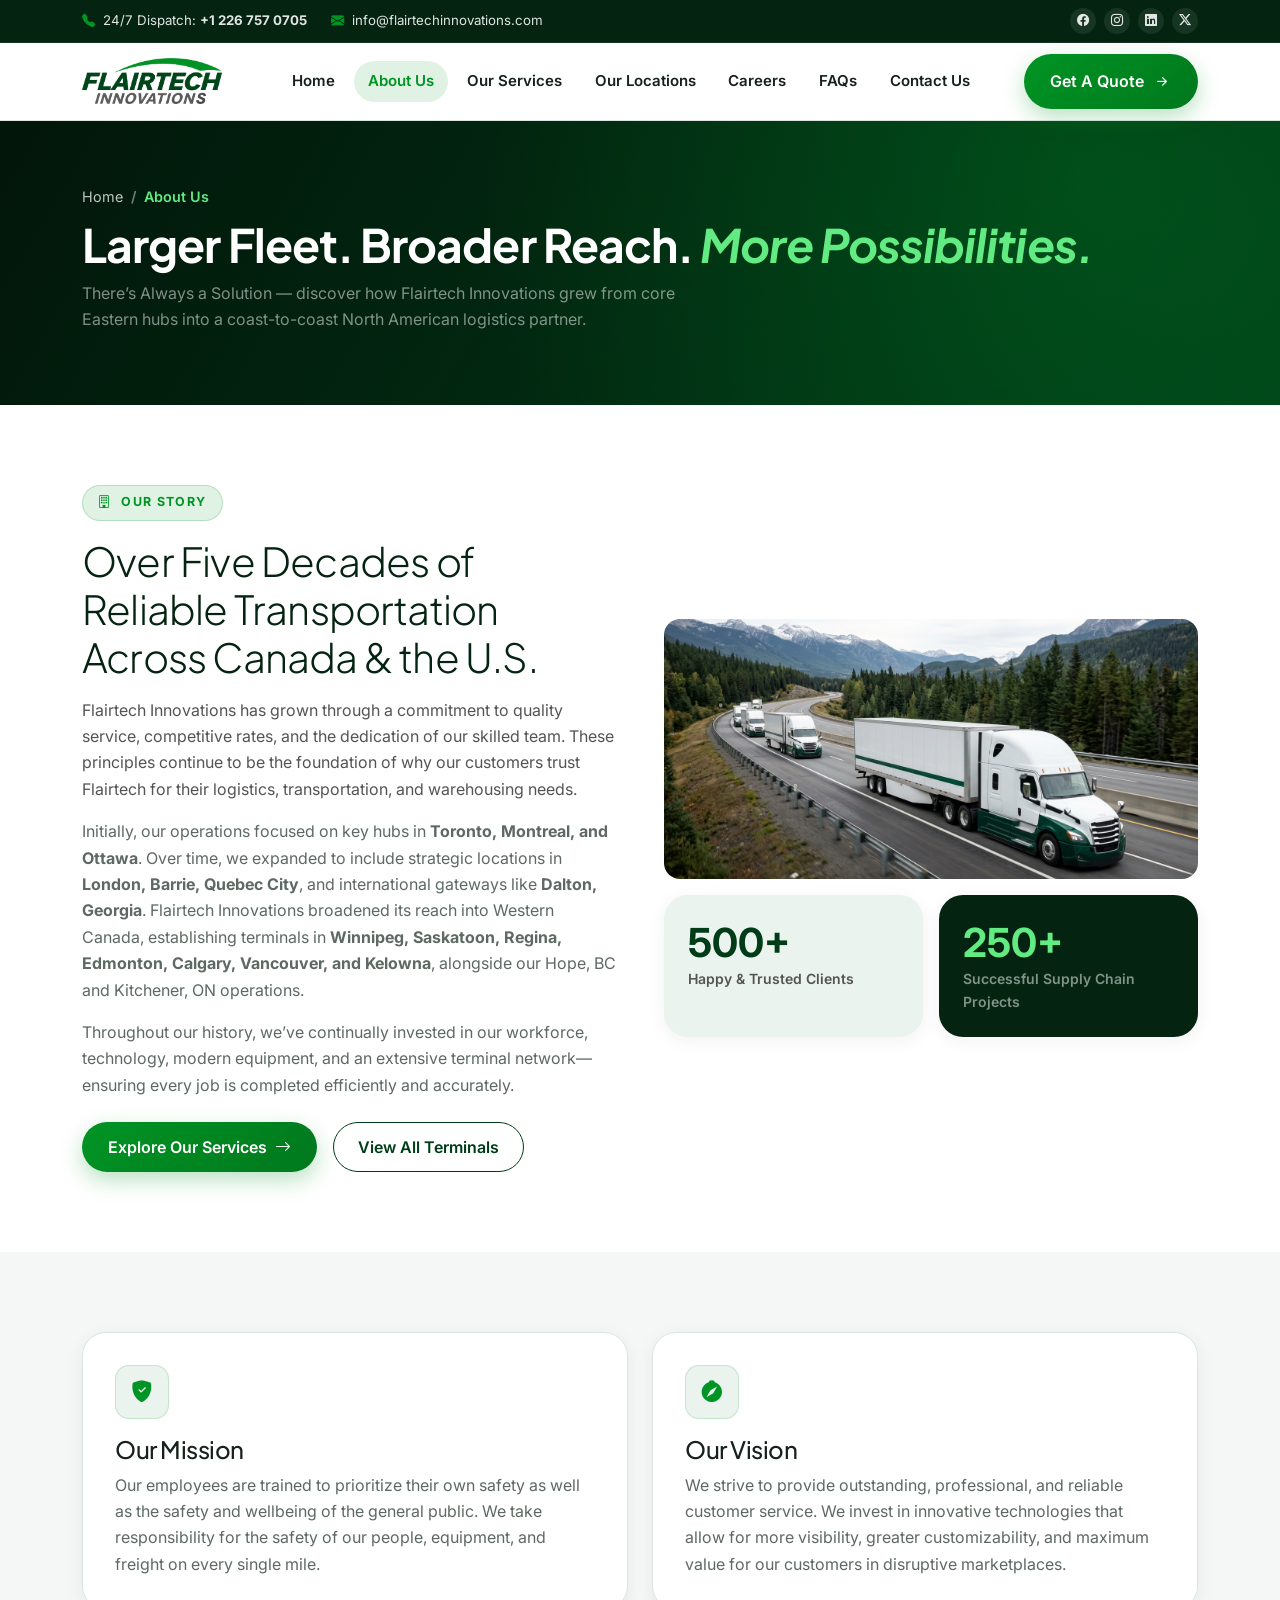
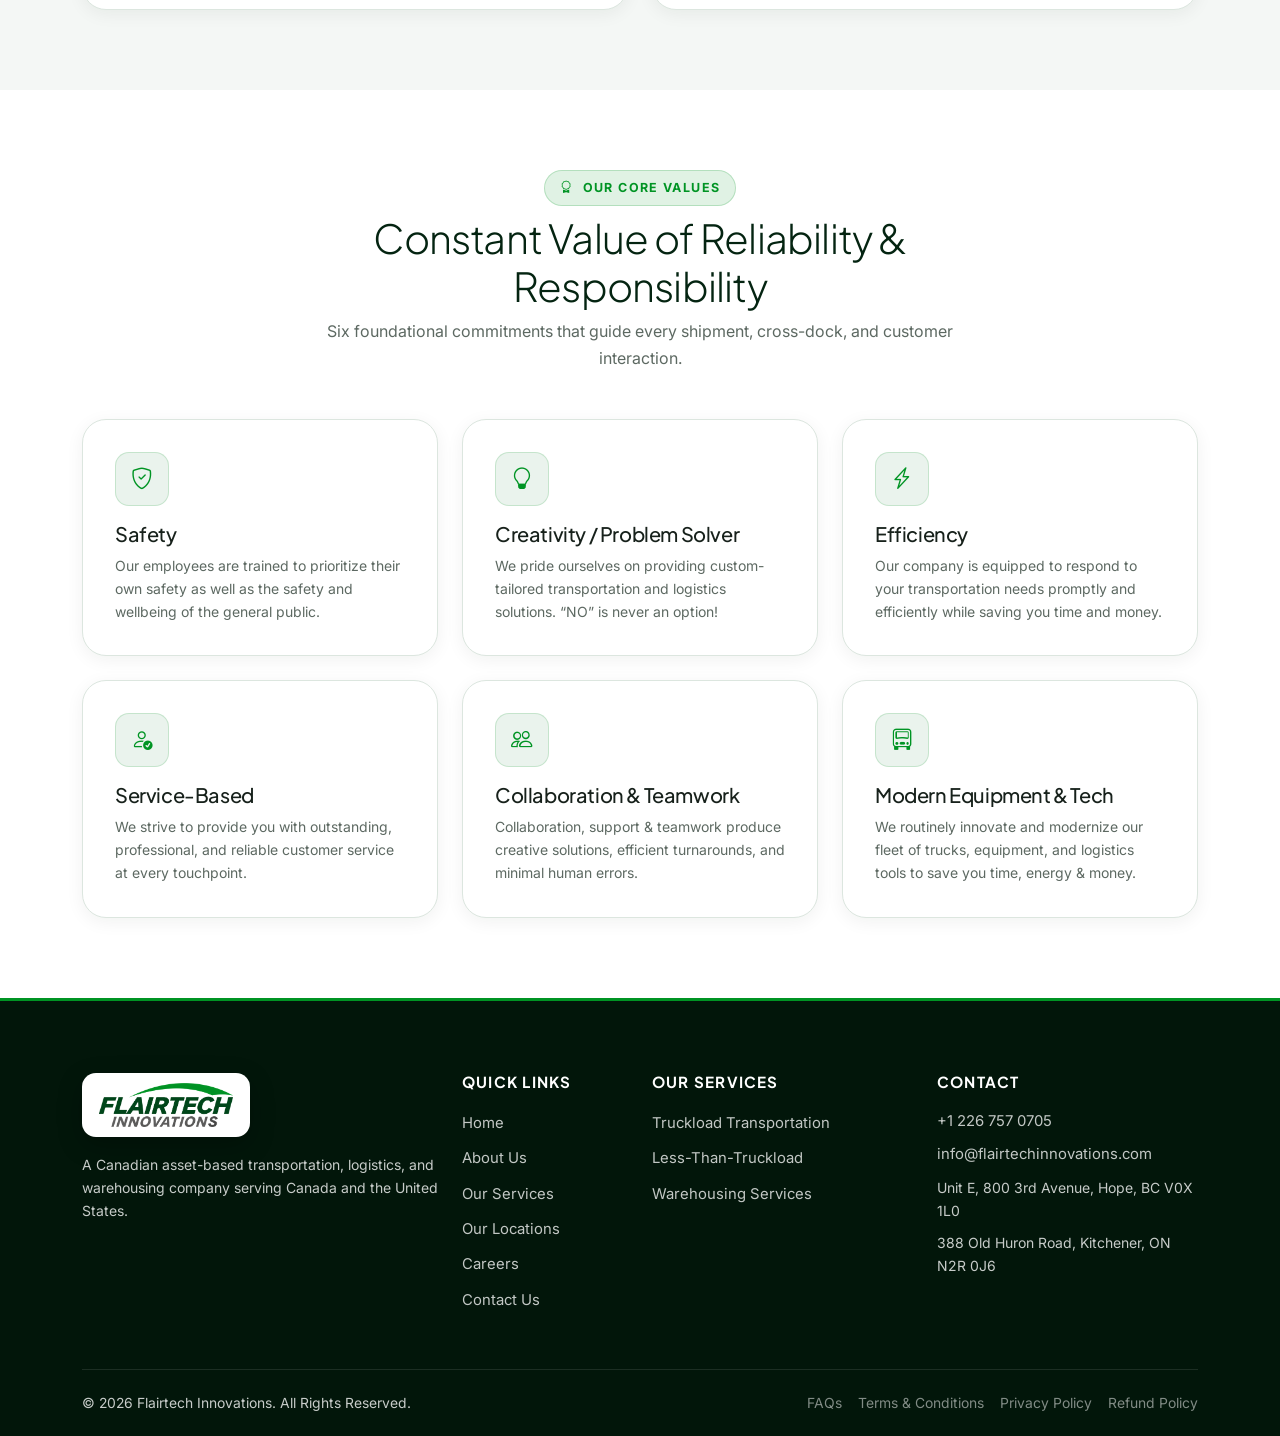
<file: about.html>
<!DOCTYPE html>
<html lang="en">
<head>
  <meta charset="UTF-8" />
  <meta name="viewport" content="width=device-width, initial-scale=1.0" />
  <title>About Us — Flairtech Innovations</title>
  <meta name="description" content="Learn about Flairtech Innovations' 50+ years of Canadian and U.S. asset-based logistics, terminal expansion, safety mission, and six core values." />
  <link rel="icon" type="image/png" href="assets/images/flairtech-logo-transparent.png" />
  <link rel="preconnect" href="https://fonts.googleapis.com" />
  <link rel="preconnect" href="https://fonts.gstatic.com" crossorigin />
  <link href="https://fonts.googleapis.com/css2?family=Inter:wght@400;500;600;700&family=JetBrains+Mono:wght@500;600&family=Plus+Jakarta+Sans:ital,wght@0,600;0,700;0,800;1,700;1,800&display=swap" rel="stylesheet" />
  <link href="https://cdn.jsdelivr.net/npm/bootstrap@5.3.3/dist/css/bootstrap.min.css" rel="stylesheet" />
  <link href="https://cdn.jsdelivr.net/npm/bootstrap-icons@1.11.3/font/bootstrap-icons.min.css" rel="stylesheet" />
  <link rel="stylesheet" href="assets/css/style.css" />
</head>
<body>

  <div class="ft-topbar d-none d-lg-block">
    <div class="container">
      <div class="d-flex justify-content-between align-items-center">
        <div class="d-flex align-items-center gap-4">
          <a href="tel:+12267570705" class="d-inline-flex align-items-center gap-2"><i class="bi bi-telephone-fill text-emerald-brand"></i><span>24/7 Dispatch: <strong>+1 226 757 0705</strong></span></a>
          <a href="mailto:info@flairtechinnovations.com" class="d-inline-flex align-items-center gap-2"><i class="bi bi-envelope-fill text-emerald-brand"></i><span>info@flairtechinnovations.com</span></a>
        </div>
        <div class="d-flex align-items-center gap-2">
          <a href="https://www.facebook.com/" target="_blank" rel="noopener" class="social-dot" aria-label="Facebook"><i class="bi bi-facebook"></i></a>
          <a href="https://www.instagram.com/" target="_blank" rel="noopener" class="social-dot" aria-label="Instagram"><i class="bi bi-instagram"></i></a>
          <a href="https://www.linkedin.com/" target="_blank" rel="noopener" class="social-dot" aria-label="LinkedIn"><i class="bi bi-linkedin"></i></a>
          <a href="https://twitter.com/" target="_blank" rel="noopener" class="social-dot" aria-label="Twitter"><i class="bi bi-twitter-x"></i></a>
        </div>
      </div>
    </div>
  </div>

  <nav class="navbar navbar-expand-lg ft-navbar sticky-top">
    <div class="container">
      <a class="navbar-brand d-flex align-items-center" href="index.html">
        <img src="assets/images/flairtech-logo-transparent.png" alt="Flairtech Innovations Logo" />
      </a>
      <button class="navbar-toggler border-0 shadow-none" type="button" data-bs-toggle="collapse" data-bs-target="#mainNav"><span class="navbar-toggler-icon"></span></button>
      <div class="collapse navbar-collapse" id="mainNav">
        <ul class="navbar-nav mx-auto mb-2 mb-lg-0 gap-lg-1">
          <li class="nav-item"><a class="nav-link" href="index.html">Home</a></li>
          <li class="nav-item"><a class="nav-link active" href="about.html">About Us</a></li>
          <li class="nav-item"><a class="nav-link" href="services.html">Our Services</a></li>
          <li class="nav-item"><a class="nav-link" href="locations.html">Our Locations</a></li>
          <li class="nav-item"><a class="nav-link" href="careers.html">Careers</a></li>
          <li class="nav-item"><a class="nav-link" href="faqs.html">FAQs</a></li>
          <li class="nav-item"><a class="nav-link" href="contact.html">Contact Us</a></li>
        </ul>
        <a href="contact.html" class="btn btn-ft-primary">Get A Quote <i class="bi bi-arrow-right-short fs-5"></i></a>
      </div>
    </div>
  </nav>

  <section class="ft-page-banner">
    <div class="container position-relative" style="z-index:2;">
      <nav aria-label="breadcrumb">
        <ol class="breadcrumb ft-breadcrumb mb-2">
          <li class="breadcrumb-item"><a href="index.html">Home</a></li>
          <li class="breadcrumb-item active" aria-current="page">About Us</li>
        </ol>
      </nav>
      <h1 class="mb-2">Larger Fleet. Broader Reach. <span style="color:#62eb82;font-style:italic;">More Possibilities.</span></h1>
      <p class="text-white-50 mb-0" style="max-width:65ch;">
        There’s Always a Solution — discover how Flairtech Innovations grew from core Eastern hubs into a coast-to-coast North American logistics partner.
      </p>
    </div>
  </section>

  <!-- Company Story -->
  <section class="ft-section">
    <div class="container">
      <div class="row align-items-center g-5">
        <div class="col-lg-6 reveal">
          <span class="brand-kicker mb-3"><i class="bi bi-building"></i> Our Story</span>
          <h2 class="display-6 mb-3">Over Five Decades of Reliable Transportation Across Canada &amp; the U.S.</h2>
          <p class="text-slate-brand">
            Flairtech Innovations has grown through a commitment to quality service, competitive rates, and the dedication of our skilled team. These principles continue to be the foundation of why our customers trust Flairtech for their logistics, transportation, and warehousing needs.
          </p>
          <p class="text-muted-brand">
            Initially, our operations focused on key hubs in <strong>Toronto, Montreal, and Ottawa</strong>. Over time, we expanded to include strategic locations in <strong>London, Barrie, Quebec City</strong>, and international gateways like <strong>Dalton, Georgia</strong>. Flairtech Innovations broadened its reach into Western Canada, establishing terminals in <strong>Winnipeg, Saskatoon, Regina, Edmonton, Calgary, Vancouver, and Kelowna</strong>, alongside our Hope, BC and Kitchener, ON operations.
          </p>
          <p class="text-muted-brand mb-4">
            Throughout our history, we’ve continually invested in our workforce, technology, modern equipment, and an extensive terminal network—ensuring every job is completed efficiently and accurately.
          </p>
          <div class="d-flex flex-wrap gap-3">
            <a href="services.html" class="btn btn-ft-primary">Explore Our Services <i class="bi bi-arrow-right"></i></a>
            <a href="locations.html" class="btn btn-ft-outline">View All Terminals</a>
          </div>
        </div>
        <div class="col-lg-6 reveal">
          <div class="row g-3">
            <div class="col-12">
              <img src="assets/images/hero-fleet.jpg" alt="Flairtech Fleet" class="img-fluid rounded-4 shadow-md w-100" style="height:260px;object-fit:cover;" />
            </div>
            <div class="col-6">
              <div class="ft-card p-4 bg-mint-tint border-0">
                <div class="display-6 fw-bold text-forest">500+</div>
                <div class="small text-slate-brand fw-semibold">Happy &amp; Trusted Clients</div>
              </div>
            </div>
            <div class="col-6">
              <div class="ft-card p-4 bg-forest-dark text-white border-0">
                <div class="display-6 fw-bold" style="color:#62eb82;">250+</div>
                <div class="small text-white-50 fw-semibold">Successful Supply Chain Projects</div>
              </div>
            </div>
          </div>
        </div>
      </div>
    </div>
  </section>

  <!-- Mission & Vision -->
  <section class="ft-section bg-surface">
    <div class="container">
      <div class="row g-4">
        <div class="col-md-6 reveal">
          <div class="ft-card">
            <div class="ft-icon-box mb-3"><i class="bi bi-shield-fill-check"></i></div>
            <h3 class="h4 mb-2">Our Mission</h3>
            <p class="text-muted-brand mb-0">
              Our employees are trained to prioritize their own safety as well as the safety and wellbeing of the general public. We take responsibility for the safety of our people, equipment, and freight on every single mile.
            </p>
          </div>
        </div>
        <div class="col-md-6 reveal">
          <div class="ft-card">
            <div class="ft-icon-box mb-3"><i class="bi bi-compass-fill"></i></div>
            <h3 class="h4 mb-2">Our Vision</h3>
            <p class="text-muted-brand mb-0">
              We strive to provide outstanding, professional, and reliable customer service. We invest in innovative technologies that allow for more visibility, greater customizability, and maximum value for our customers in disruptive marketplaces.
            </p>
          </div>
        </div>
      </div>
    </div>
  </section>

  <!-- Core Values -->
  <section class="ft-section">
    <div class="container">
      <div class="text-center mx-auto mb-5 reveal" style="max-width:680px;">
        <span class="brand-kicker mb-2"><i class="bi bi-award"></i> Our Core Values</span>
        <h2 class="display-6 mb-2">Constant Value of Reliability &amp; Responsibility</h2>
        <p class="text-muted-brand mb-0">Six foundational commitments that guide every shipment, cross-dock, and customer interaction.</p>
      </div>
      <div class="row g-4">
        <div class="col-md-6 col-lg-4 reveal"><div class="ft-card"><div class="ft-icon-box mb-3"><i class="bi bi-shield-check"></i></div><h4 class="h5">Safety</h4><p class="small text-muted-brand mb-0">Our employees are trained to prioritize their own safety as well as the safety and wellbeing of the general public.</p></div></div>
        <div class="col-md-6 col-lg-4 reveal"><div class="ft-card"><div class="ft-icon-box mb-3"><i class="bi bi-lightbulb"></i></div><h4 class="h5">Creativity / Problem Solver</h4><p class="small text-muted-brand mb-0">We pride ourselves on providing custom-tailored transportation and logistics solutions. “NO” is never an option!</p></div></div>
        <div class="col-md-6 col-lg-4 reveal"><div class="ft-card"><div class="ft-icon-box mb-3"><i class="bi bi-lightning-charge"></i></div><h4 class="h5">Efficiency</h4><p class="small text-muted-brand mb-0">Our company is equipped to respond to your transportation needs promptly and efficiently while saving you time and money.</p></div></div>
        <div class="col-md-6 col-lg-4 reveal"><div class="ft-card"><div class="ft-icon-box mb-3"><i class="bi bi-person-check"></i></div><h4 class="h5">Service-Based</h4><p class="small text-muted-brand mb-0">We strive to provide you with outstanding, professional, and reliable customer service at every touchpoint.</p></div></div>
        <div class="col-md-6 col-lg-4 reveal"><div class="ft-card"><div class="ft-icon-box mb-3"><i class="bi bi-people"></i></div><h4 class="h5">Collaboration &amp; Teamwork</h4><p class="small text-muted-brand mb-0">Collaboration, support &amp; teamwork produce creative solutions, efficient turnarounds, and minimal human errors.</p></div></div>
        <div class="col-md-6 col-lg-4 reveal"><div class="ft-card"><div class="ft-icon-box mb-3"><i class="bi bi-truck-front"></i></div><h4 class="h5">Modern Equipment &amp; Tech</h4><p class="small text-muted-brand mb-0">We routinely innovate and modernize our fleet of trucks, equipment, and logistics tools to save you time, energy &amp; money.</p></div></div>
      </div>
    </div>
  </section>

  <footer class="ft-footer">
    <div class="container">
      <div class="row g-4">
        <div class="col-lg-4">
          <div class="ft-footer-logo-wrap mb-3"><img src="assets/images/flairtech-logo-transparent.png" alt="Flairtech Innovations" /></div>
          <p class="small mb-3">A Canadian asset-based transportation, logistics, and warehousing company serving Canada and the United States.</p>
        </div>
        <div class="col-6 col-lg-2">
          <h6>Quick Links</h6>
          <ul class="ft-footer-links">
            <li><a href="index.html">Home</a></li>
            <li><a href="about.html">About Us</a></li>
            <li><a href="services.html">Our Services</a></li>
            <li><a href="locations.html">Our Locations</a></li>
            <li><a href="careers.html">Careers</a></li>
            <li><a href="contact.html">Contact Us</a></li>
          </ul>
        </div>
        <div class="col-6 col-lg-3">
          <h6>Our Services</h6>
          <ul class="ft-footer-links">
            <li><a href="services.html#ftl">Truckload Transportation</a></li>
            <li><a href="services.html#ltl">Less-Than-Truckload</a></li>
            <li><a href="services.html#warehousing">Warehousing Services</a></li>
          </ul>
        </div>
        <div class="col-lg-3">
          <h6>Contact</h6>
          <ul class="ft-footer-links small">
            <li><a href="tel:+12267570705">+1 226 757 0705</a></li>
            <li><a href="mailto:info@flairtechinnovations.com">info@flairtechinnovations.com</a></li>
            <li>Unit E, 800 3rd Avenue, Hope, BC V0X 1L0</li>
            <li>388 Old Huron Road, Kitchener, ON N2R 0J6</li>
          </ul>
        </div>
      </div>
      <div class="ft-footer-bottom d-flex flex-wrap justify-content-between align-items-center gap-3">
        <div>© 2026 Flairtech Innovations. All Rights Reserved.</div>
        <div class="d-flex gap-3">
          <a href="faqs.html" class="text-white-50">FAQs</a>
          <a href="legal.html#terms" class="text-white-50">Terms &amp; Conditions</a>
          <a href="legal.html#privacy" class="text-white-50">Privacy Policy</a>
          <a href="legal.html#refund" class="text-white-50">Refund Policy</a>
        </div>
      </div>
    </div>
  </footer>

  <script src="https://cdn.jsdelivr.net/npm/bootstrap@5.3.3/dist/js/bootstrap.bundle.min.js"></script>
  <script src="assets/js/main.js"></script>
</body>
</html>
</file>
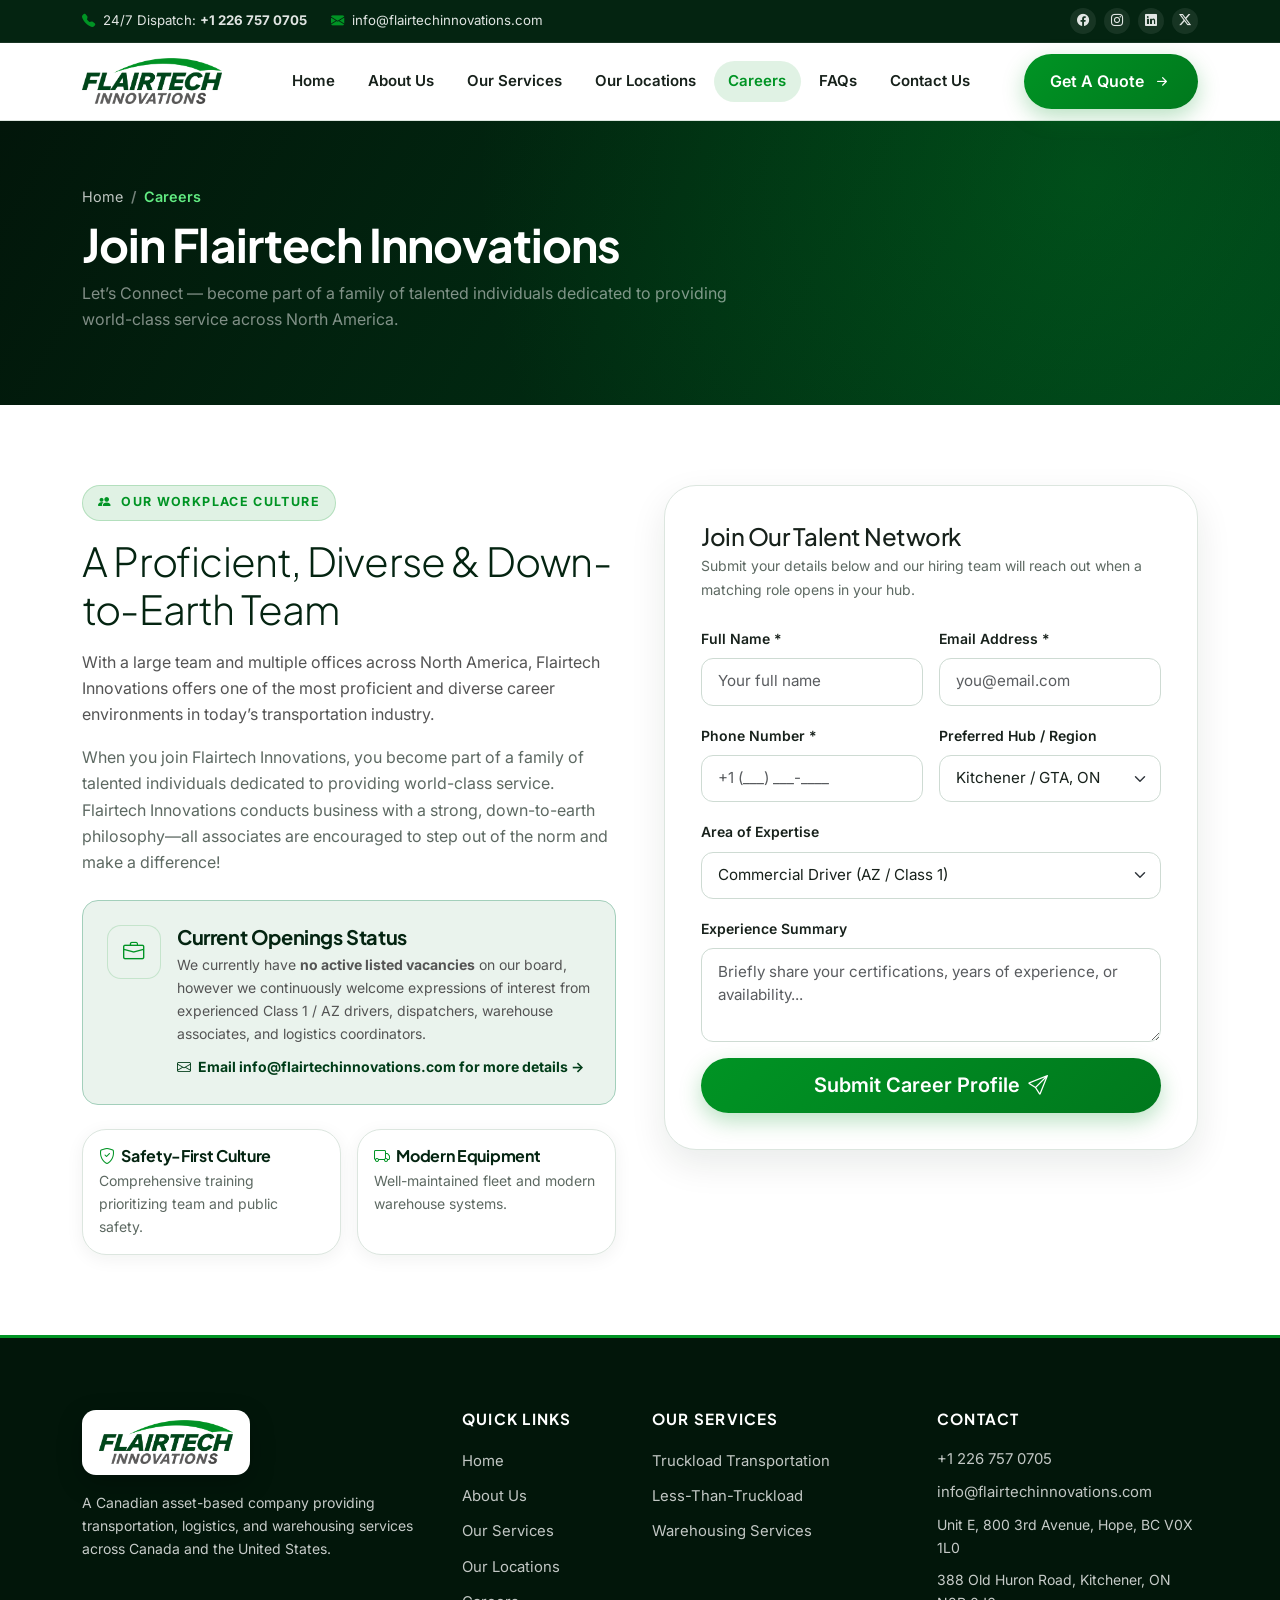
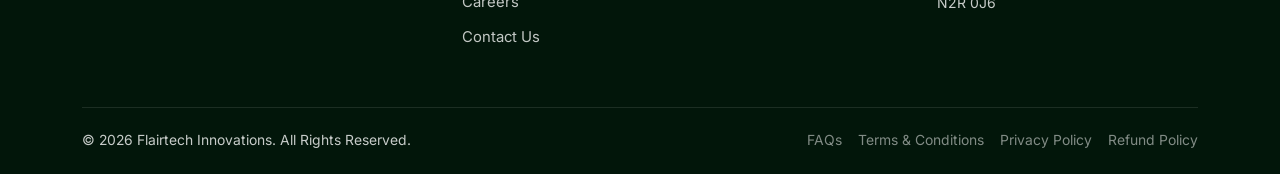
<file: careers.html>
<!DOCTYPE html>
<html lang="en">
<head>
  <meta charset="UTF-8" />
  <meta name="viewport" content="width=device-width, initial-scale=1.0" />
  <title>Careers — Flairtech Innovations</title>
  <meta name="description" content="Join Flairtech Innovations — build a rewarding career in North American transportation, dispatch, warehousing, and fleet operations." />
  <link rel="icon" type="image/png" href="assets/images/flairtech-logo-transparent.png" />
  <link rel="preconnect" href="https://fonts.googleapis.com" />
  <link rel="preconnect" href="https://fonts.gstatic.com" crossorigin />
  <link href="https://fonts.googleapis.com/css2?family=Inter:wght@400;500;600;700&family=JetBrains+Mono:wght@500;600&family=Plus+Jakarta+Sans:ital,wght@0,600;0,700;0,800;1,700;1,800&display=swap" rel="stylesheet" />
  <link href="https://cdn.jsdelivr.net/npm/bootstrap@5.3.3/dist/css/bootstrap.min.css" rel="stylesheet" />
  <link href="https://cdn.jsdelivr.net/npm/bootstrap-icons@1.11.3/font/bootstrap-icons.min.css" rel="stylesheet" />
  <link rel="stylesheet" href="assets/css/style.css" />
</head>
<body>

  <div class="ft-topbar d-none d-lg-block">
    <div class="container">
      <div class="d-flex justify-content-between align-items-center">
        <div class="d-flex align-items-center gap-4">
          <a href="tel:+12267570705" class="d-inline-flex align-items-center gap-2"><i class="bi bi-telephone-fill text-emerald-brand"></i><span>24/7 Dispatch: <strong>+1 226 757 0705</strong></span></a>
          <a href="mailto:info@flairtechinnovations.com" class="d-inline-flex align-items-center gap-2"><i class="bi bi-envelope-fill text-emerald-brand"></i><span>info@flairtechinnovations.com</span></a>
        </div>
        <div class="d-flex align-items-center gap-2">
          <a href="https://www.facebook.com/" target="_blank" rel="noopener" class="social-dot" aria-label="Facebook"><i class="bi bi-facebook"></i></a>
          <a href="https://www.instagram.com/" target="_blank" rel="noopener" class="social-dot" aria-label="Instagram"><i class="bi bi-instagram"></i></a>
          <a href="https://www.linkedin.com/" target="_blank" rel="noopener" class="social-dot" aria-label="LinkedIn"><i class="bi bi-linkedin"></i></a>
          <a href="https://twitter.com/" target="_blank" rel="noopener" class="social-dot" aria-label="Twitter"><i class="bi bi-twitter-x"></i></a>
        </div>
      </div>
    </div>
  </div>

  <nav class="navbar navbar-expand-lg ft-navbar sticky-top">
    <div class="container">
      <a class="navbar-brand d-flex align-items-center" href="index.html">
        <img src="assets/images/flairtech-logo-transparent.png" alt="Flairtech Innovations Logo" />
      </a>
      <button class="navbar-toggler border-0 shadow-none" type="button" data-bs-toggle="collapse" data-bs-target="#mainNav"><span class="navbar-toggler-icon"></span></button>
      <div class="collapse navbar-collapse" id="mainNav">
        <ul class="navbar-nav mx-auto mb-2 mb-lg-0 gap-lg-1">
          <li class="nav-item"><a class="nav-link" href="index.html">Home</a></li>
          <li class="nav-item"><a class="nav-link" href="about.html">About Us</a></li>
          <li class="nav-item"><a class="nav-link" href="services.html">Our Services</a></li>
          <li class="nav-item"><a class="nav-link" href="locations.html">Our Locations</a></li>
          <li class="nav-item"><a class="nav-link active" href="careers.html">Careers</a></li>
          <li class="nav-item"><a class="nav-link" href="faqs.html">FAQs</a></li>
          <li class="nav-item"><a class="nav-link" href="contact.html">Contact Us</a></li>
        </ul>
        <a href="contact.html" class="btn btn-ft-primary">Get A Quote <i class="bi bi-arrow-right-short fs-5"></i></a>
      </div>
    </div>
  </nav>

  <section class="ft-page-banner">
    <div class="container position-relative" style="z-index:2;">
      <nav aria-label="breadcrumb">
        <ol class="breadcrumb ft-breadcrumb mb-2">
          <li class="breadcrumb-item"><a href="index.html">Home</a></li>
          <li class="breadcrumb-item active" aria-current="page">Careers</li>
        </ol>
      </nav>
      <h1 class="mb-2">Join Flairtech Innovations</h1>
      <p class="text-white-50 mb-0" style="max-width:65ch;">
        Let’s Connect — become part of a family of talented individuals dedicated to providing world-class service across North America.
      </p>
    </div>
  </section>

  <section class="ft-section">
    <div class="container">
      <div class="row g-5 align-items-start">
        <div class="col-lg-6 reveal">
          <span class="brand-kicker mb-3"><i class="bi bi-people-fill"></i> Our Workplace Culture</span>
          <h2 class="display-6 mb-3">A Proficient, Diverse &amp; Down-to-Earth Team</h2>
          <p class="text-slate-brand">
            With a large team and multiple offices across North America, Flairtech Innovations offers one of the most proficient and diverse career environments in today’s transportation industry.
          </p>
          <p class="text-muted-brand mb-4">
            When you join Flairtech Innovations, you become part of a family of talented individuals dedicated to providing world-class service. Flairtech Innovations conducts business with a strong, down-to-earth philosophy—all associates are encouraged to step out of the norm and make a difference!
          </p>

          <div class="p-4 rounded-4 bg-mint-tint border border-success-subtle mb-4">
            <div class="d-flex align-items-start gap-3">
              <div class="ft-icon-box"><i class="bi bi-briefcase"></i></div>
              <div>
                <h5 class="mb-1">Current Openings Status</h5>
                <p class="small text-slate-brand mb-2">
                  We currently have <strong>no active listed vacancies</strong> on our board, however we continuously welcome expressions of interest from experienced Class 1 / AZ drivers, dispatchers, warehouse associates, and logistics coordinators.
                </p>
                <a href="mailto:info@flairtechinnovations.com?subject=Career%20Inquiry%20-%20Flairtech%20Innovations" class="small fw-bold text-forest">
                  <i class="bi bi-envelope me-1"></i> Email info@flairtechinnovations.com for more details →
                </a>
              </div>
            </div>
          </div>

          <div class="row g-3">
            <div class="col-sm-6">
              <div class="ft-card p-3">
                <h6 class="mb-1"><i class="bi bi-shield-check text-emerald-brand me-1"></i> Safety-First Culture</h6>
                <p class="small text-muted-brand mb-0">Comprehensive training prioritizing team and public safety.</p>
              </div>
            </div>
            <div class="col-sm-6">
              <div class="ft-card p-3">
                <h6 class="mb-1"><i class="bi bi-truck text-emerald-brand me-1"></i> Modern Equipment</h6>
                <p class="small text-muted-brand mb-0">Well-maintained fleet and modern warehouse systems.</p>
              </div>
            </div>
          </div>
        </div>

        <div class="col-lg-6 reveal">
          <div class="ft-form-card">
            <h3 class="h4 mb-1">Join Our Talent Network</h3>
            <p class="small text-muted-brand mb-4">Submit your details below and our hiring team will reach out when a matching role opens in your hub.</p>
            <form class="ft-interactive-form needs-validation" novalidate data-feedback="careerFeedback">
              <div class="row g-3">
                <div class="col-md-6">
                  <label class="form-label small fw-semibold">Full Name *</label>
                  <input type="text" class="form-control" required placeholder="Your full name" />
                </div>
                <div class="col-md-6">
                  <label class="form-label small fw-semibold">Email Address *</label>
                  <input type="email" class="form-control" required placeholder="you@email.com" />
                </div>
                <div class="col-md-6">
                  <label class="form-label small fw-semibold">Phone Number *</label>
                  <input type="tel" class="form-control" required placeholder="+1 (___) ___-____" />
                </div>
                <div class="col-md-6">
                  <label class="form-label small fw-semibold">Preferred Hub / Region</label>
                  <select class="form-select">
                    <option>Kitchener / GTA, ON</option>
                    <option>Hope / Vancouver, BC</option>
                    <option>Montreal / Quebec</option>
                    <option>Prairies / Alberta</option>
                    <option>Dalton, GA (USA)</option>
                  </select>
                </div>
                <div class="col-12">
                  <label class="form-label small fw-semibold">Area of Expertise</label>
                  <select class="form-select">
                    <option>Commercial Driver (AZ / Class 1)</option>
                    <option>Dispatch &amp; Fleet Operations</option>
                    <option>Warehouse / Cross-Dock Associate</option>
                    <option>Customer Service &amp; Logistics Coordination</option>
                    <option>Other</option>
                  </select>
                </div>
                <div class="col-12">
                  <label class="form-label small fw-semibold">Experience Summary</label>
                  <textarea class="form-control" rows="3" placeholder="Briefly share your certifications, years of experience, or availability..."></textarea>
                </div>
                <div class="col-12 d-grid">
                  <button type="submit" class="btn btn-ft-primary btn-lg justify-content-center">Submit Career Profile <i class="bi bi-send"></i></button>
                </div>
              </div>
            </form>
            <div id="careerFeedback" class="alert alert-success mt-3 mb-0 d-none rounded-3">
              <strong><i class="bi bi-check-circle-fill me-1"></i> Application Profile Submitted!</strong>
              Reference <span class="font-mono fw-bold ref-code"></span>. You can also send your resume directly to <a href="mailto:info@flairtechinnovations.com" class="fw-bold">info@flairtechinnovations.com</a>.
            </div>
          </div>
        </div>
      </div>
    </div>
  </section>

  <footer class="ft-footer">
    <div class="container">
      <div class="row g-4">
        <div class="col-lg-4">
          <div class="ft-footer-logo-wrap mb-3"><img src="assets/images/flairtech-logo-transparent.png" alt="Flairtech Innovations" /></div>
          <p class="small mb-3">A Canadian asset-based company providing transportation, logistics, and warehousing services across Canada and the United States.</p>
        </div>
        <div class="col-6 col-lg-2">
          <h6>Quick Links</h6>
          <ul class="ft-footer-links">
            <li><a href="index.html">Home</a></li>
            <li><a href="about.html">About Us</a></li>
            <li><a href="services.html">Our Services</a></li>
            <li><a href="locations.html">Our Locations</a></li>
            <li><a href="careers.html">Careers</a></li>
            <li><a href="contact.html">Contact Us</a></li>
          </ul>
        </div>
        <div class="col-6 col-lg-3">
          <h6>Our Services</h6>
          <ul class="ft-footer-links">
            <li><a href="services.html#ftl">Truckload Transportation</a></li>
            <li><a href="services.html#ltl">Less-Than-Truckload</a></li>
            <li><a href="services.html#warehousing">Warehousing Services</a></li>
          </ul>
        </div>
        <div class="col-lg-3">
          <h6>Contact</h6>
          <ul class="ft-footer-links small">
            <li><a href="tel:+12267570705">+1 226 757 0705</a></li>
            <li><a href="mailto:info@flairtechinnovations.com">info@flairtechinnovations.com</a></li>
            <li>Unit E, 800 3rd Avenue, Hope, BC V0X 1L0</li>
            <li>388 Old Huron Road, Kitchener, ON N2R 0J6</li>
          </ul>
        </div>
      </div>
      <div class="ft-footer-bottom d-flex flex-wrap justify-content-between align-items-center gap-3">
        <div>© 2026 Flairtech Innovations. All Rights Reserved.</div>
        <div class="d-flex gap-3">
          <a href="faqs.html" class="text-white-50">FAQs</a>
          <a href="legal.html#terms" class="text-white-50">Terms &amp; Conditions</a>
          <a href="legal.html#privacy" class="text-white-50">Privacy Policy</a>
          <a href="legal.html#refund" class="text-white-50">Refund Policy</a>
        </div>
      </div>
    </div>
  </footer>

  <script src="https://cdn.jsdelivr.net/npm/bootstrap@5.3.3/dist/js/bootstrap.bundle.min.js"></script>
  <script src="assets/js/main.js"></script>
</body>
</html>
</file>
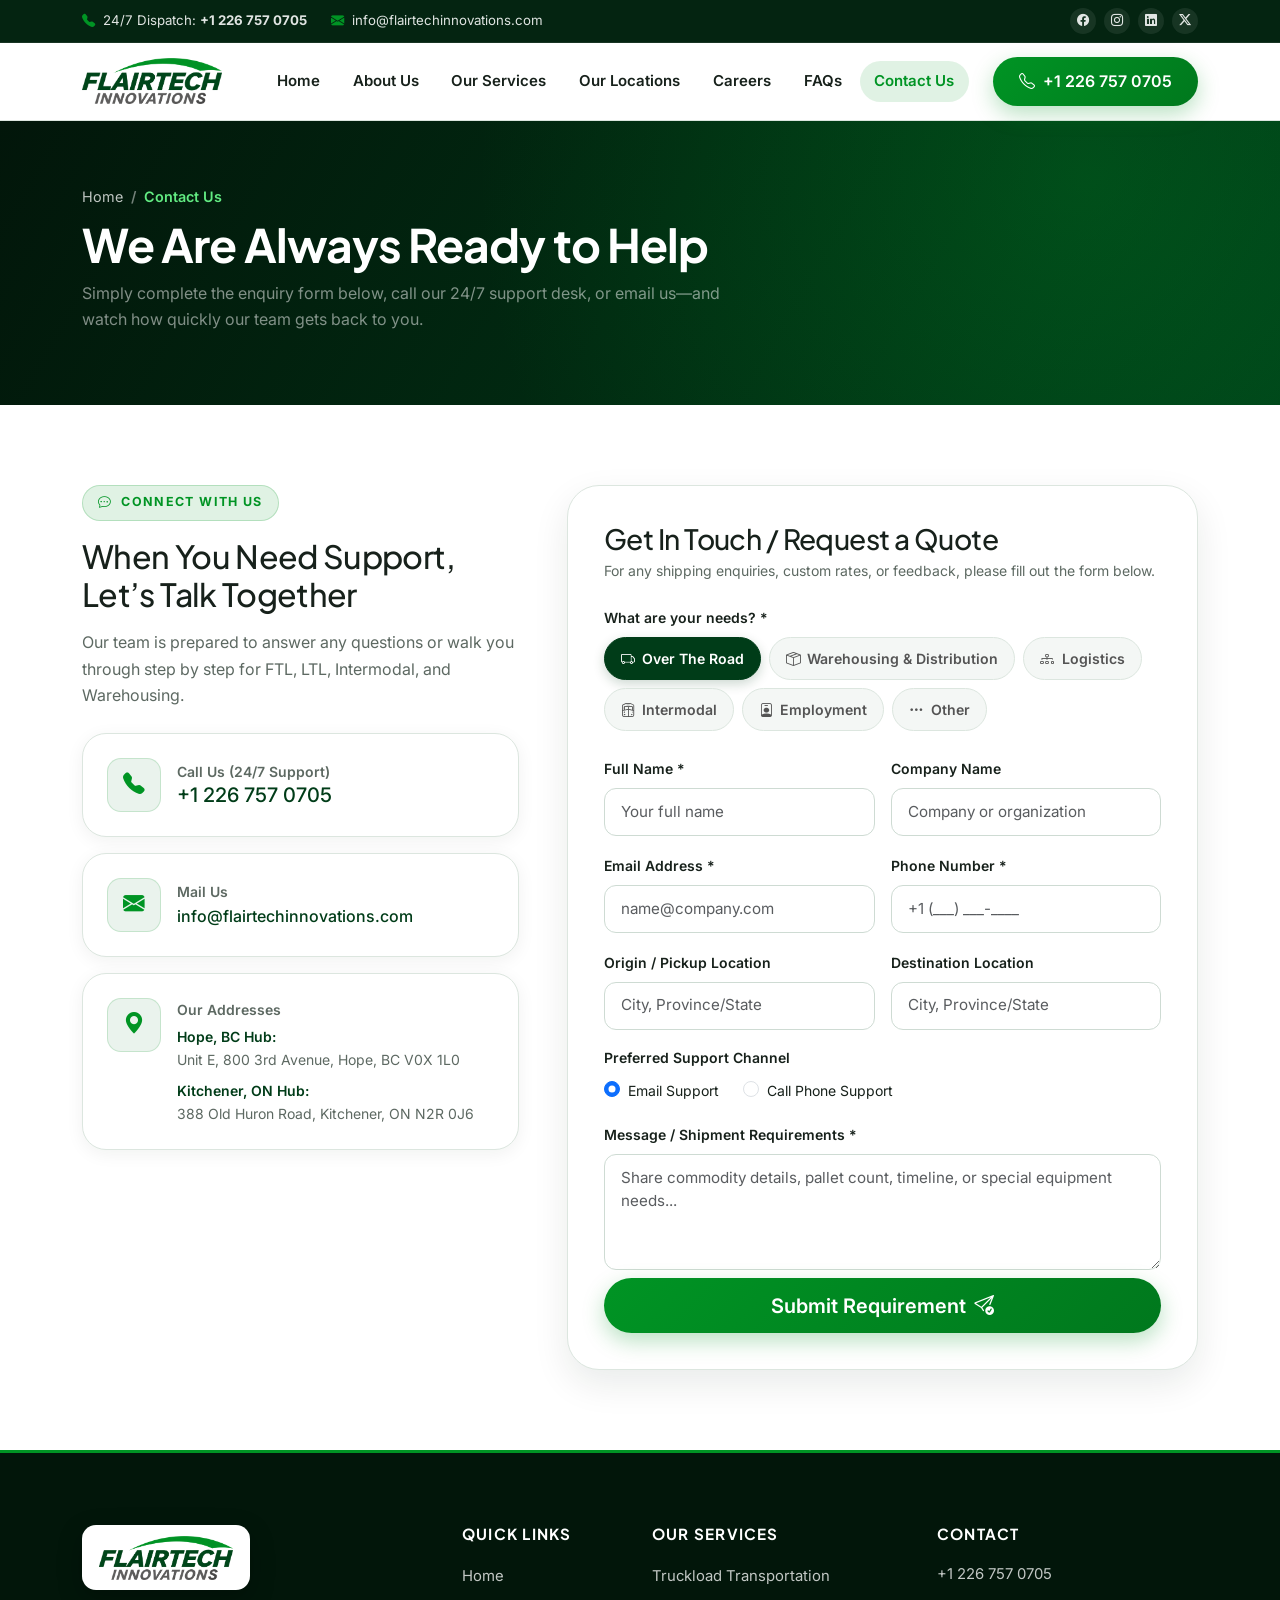
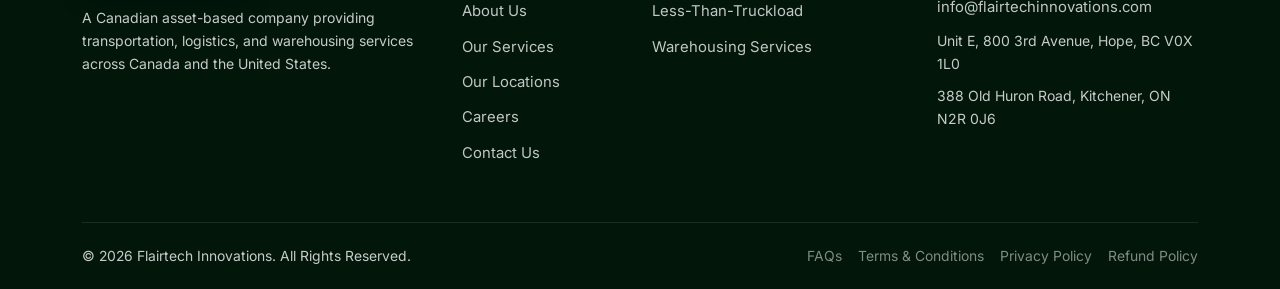
<file: contact.html>
<!DOCTYPE html>
<html lang="en">
<head>
  <meta charset="UTF-8" />
  <meta name="viewport" content="width=device-width, initial-scale=1.0" />
  <title>Contact Us &amp; Enquiry — Flairtech Innovations</title>
  <meta name="description" content="Contact Flairtech Innovations for freight quotes, warehousing inquiries, or 24/7 dispatch support at +1 226 757 0705 and info@flairtechinnovations.com." />
  <link rel="icon" type="image/png" href="assets/images/flairtech-logo-transparent.png" />
  <link rel="preconnect" href="https://fonts.googleapis.com" />
  <link rel="preconnect" href="https://fonts.gstatic.com" crossorigin />
  <link href="https://fonts.googleapis.com/css2?family=Inter:wght@400;500;600;700&family=JetBrains+Mono:wght@500;600&family=Plus+Jakarta+Sans:ital,wght@0,600;0,700;0,800;1,700;1,800&display=swap" rel="stylesheet" />
  <link href="https://cdn.jsdelivr.net/npm/bootstrap@5.3.3/dist/css/bootstrap.min.css" rel="stylesheet" />
  <link href="https://cdn.jsdelivr.net/npm/bootstrap-icons@1.11.3/font/bootstrap-icons.min.css" rel="stylesheet" />
  <link rel="stylesheet" href="assets/css/style.css" />
</head>
<body>

  <div class="ft-topbar d-none d-lg-block">
    <div class="container">
      <div class="d-flex justify-content-between align-items-center">
        <div class="d-flex align-items-center gap-4">
          <a href="tel:+12267570705" class="d-inline-flex align-items-center gap-2"><i class="bi bi-telephone-fill text-emerald-brand"></i><span>24/7 Dispatch: <strong>+1 226 757 0705</strong></span></a>
          <a href="mailto:info@flairtechinnovations.com" class="d-inline-flex align-items-center gap-2"><i class="bi bi-envelope-fill text-emerald-brand"></i><span>info@flairtechinnovations.com</span></a>
        </div>
        <div class="d-flex align-items-center gap-2">
          <a href="https://www.facebook.com/" target="_blank" rel="noopener" class="social-dot" aria-label="Facebook"><i class="bi bi-facebook"></i></a>
          <a href="https://www.instagram.com/" target="_blank" rel="noopener" class="social-dot" aria-label="Instagram"><i class="bi bi-instagram"></i></a>
          <a href="https://www.linkedin.com/" target="_blank" rel="noopener" class="social-dot" aria-label="LinkedIn"><i class="bi bi-linkedin"></i></a>
          <a href="https://twitter.com/" target="_blank" rel="noopener" class="social-dot" aria-label="Twitter"><i class="bi bi-twitter-x"></i></a>
        </div>
      </div>
    </div>
  </div>

  <nav class="navbar navbar-expand-lg ft-navbar sticky-top">
    <div class="container">
      <a class="navbar-brand d-flex align-items-center" href="index.html">
        <img src="assets/images/flairtech-logo-transparent.png" alt="Flairtech Innovations Logo" />
      </a>
      <button class="navbar-toggler border-0 shadow-none" type="button" data-bs-toggle="collapse" data-bs-target="#mainNav"><span class="navbar-toggler-icon"></span></button>
      <div class="collapse navbar-collapse" id="mainNav">
        <ul class="navbar-nav mx-auto mb-2 mb-lg-0 gap-lg-1">
          <li class="nav-item"><a class="nav-link" href="index.html">Home</a></li>
          <li class="nav-item"><a class="nav-link" href="about.html">About Us</a></li>
          <li class="nav-item"><a class="nav-link" href="services.html">Our Services</a></li>
          <li class="nav-item"><a class="nav-link" href="locations.html">Our Locations</a></li>
          <li class="nav-item"><a class="nav-link" href="careers.html">Careers</a></li>
          <li class="nav-item"><a class="nav-link" href="faqs.html">FAQs</a></li>
          <li class="nav-item"><a class="nav-link active" href="contact.html">Contact Us</a></li>
        </ul>
        <a href="tel:+12267570705" class="btn btn-ft-primary"><i class="bi bi-telephone"></i> +1 226 757 0705</a>
      </div>
    </div>
  </nav>

  <section class="ft-page-banner">
    <div class="container position-relative" style="z-index:2;">
      <nav aria-label="breadcrumb">
        <ol class="breadcrumb ft-breadcrumb mb-2">
          <li class="breadcrumb-item"><a href="index.html">Home</a></li>
          <li class="breadcrumb-item active" aria-current="page">Contact Us</li>
        </ol>
      </nav>
      <h1 class="mb-2">We Are Always Ready to Help</h1>
      <p class="text-white-50 mb-0" style="max-width:65ch;">
        Simply complete the enquiry form below, call our 24/7 support desk, or email us—and watch how quickly our team gets back to you.
      </p>
    </div>
  </section>

  <section class="ft-section">
    <div class="container">
      <div class="row g-5">
        <!-- Direct Contact Cards -->
        <div class="col-lg-5 reveal">
          <span class="brand-kicker mb-3"><i class="bi bi-chat-dots"></i> Connect With Us</span>
          <h2 class="h2 mb-3">When You Need Support, Let’s Talk Together</h2>
          <p class="text-muted-brand mb-4">Our team is prepared to answer any questions or walk you through step by step for FTL, LTL, Intermodal, and Warehousing.</p>

          <div class="d-grid gap-3">
            <div class="ft-card p-3 p-md-4">
              <div class="d-flex align-items-center gap-3">
                <div class="ft-icon-box"><i class="bi bi-telephone-fill"></i></div>
                <div>
                  <div class="small text-muted-brand fw-semibold">Call Us (24/7 Support)</div>
                  <a href="tel:+12267570705" class="h5 mb-0 text-forest">+1 226 757 0705</a>
                </div>
              </div>
            </div>

            <div class="ft-card p-3 p-md-4">
              <div class="d-flex align-items-center gap-3">
                <div class="ft-icon-box"><i class="bi bi-envelope-fill"></i></div>
                <div>
                  <div class="small text-muted-brand fw-semibold">Mail Us</div>
                  <a href="mailto:info@flairtechinnovations.com" class="h6 mb-0 text-forest">info@flairtechinnovations.com</a>
                </div>
              </div>
            </div>

            <div class="ft-card p-3 p-md-4">
              <div class="d-flex align-items-start gap-3">
                <div class="ft-icon-box"><i class="bi bi-geo-alt-fill"></i></div>
                <div>
                  <div class="small text-muted-brand fw-semibold mb-1">Our Addresses</div>
                  <div class="small fw-semibold text-forest">Hope, BC Hub:</div>
                  <div class="small text-muted-brand mb-2">Unit E, 800 3rd Avenue, Hope, BC V0X 1L0</div>
                  <div class="small fw-semibold text-forest">Kitchener, ON Hub:</div>
                  <div class="small text-muted-brand mb-0">388 Old Huron Road, Kitchener, ON N2R 0J6</div>
                </div>
              </div>
            </div>
          </div>
        </div>

        <!-- Enquiry & Quote Form -->
        <div class="col-lg-7 reveal">
          <div class="ft-form-card">
            <h3 class="h3 mb-1">Get In Touch / Request a Quote</h3>
            <p class="small text-muted-brand mb-4">For any shipping enquiries, custom rates, or feedback, please fill out the form below.</p>

            <form class="ft-interactive-form needs-validation" novalidate data-feedback="contactFeedback">
              <div class="mb-4">
                <label class="form-label fw-semibold small d-block mb-2">What are your needs? *</label>
                <div class="d-flex flex-wrap gap-2">
                  <label class="ft-need-chip"><input type="radio" name="need" value="Over The Road" checked /><span><i class="bi bi-truck"></i> Over The Road</span></label>
                  <label class="ft-need-chip"><input type="radio" name="need" value="Warehousing & Distribution" /><span><i class="bi bi-box-seam"></i> Warehousing &amp; Distribution</span></label>
                  <label class="ft-need-chip"><input type="radio" name="need" value="Logistics" /><span><i class="bi bi-diagram-3"></i> Logistics</span></label>
                  <label class="ft-need-chip"><input type="radio" name="need" value="Intermodal" /><span><i class="bi bi-train-freight-front"></i> Intermodal</span></label>
                  <label class="ft-need-chip"><input type="radio" name="need" value="Employment" /><span><i class="bi bi-person-badge"></i> Employment</span></label>
                  <label class="ft-need-chip"><input type="radio" name="need" value="Other" /><span><i class="bi bi-three-dots"></i> Other</span></label>
                </div>
              </div>

              <div class="row g-3">
                <div class="col-md-6">
                  <label class="form-label small fw-semibold">Full Name *</label>
                  <input type="text" class="form-control" required placeholder="Your full name" />
                </div>
                <div class="col-md-6">
                  <label class="form-label small fw-semibold">Company Name</label>
                  <input type="text" class="form-control" placeholder="Company or organization" />
                </div>
                <div class="col-md-6">
                  <label class="form-label small fw-semibold">Email Address *</label>
                  <input type="email" class="form-control" required placeholder="name@company.com" />
                </div>
                <div class="col-md-6">
                  <label class="form-label small fw-semibold">Phone Number *</label>
                  <input type="tel" class="form-control" required placeholder="+1 (___) ___-____" />
                </div>
                <div class="col-md-6">
                  <label class="form-label small fw-semibold">Origin / Pickup Location</label>
                  <input type="text" class="form-control" placeholder="City, Province/State" />
                </div>
                <div class="col-md-6">
                  <label class="form-label small fw-semibold">Destination Location</label>
                  <input type="text" class="form-control" placeholder="City, Province/State" />
                </div>
                <div class="col-12">
                  <label class="form-label small fw-semibold d-block mb-2">Preferred Support Channel</label>
                  <div class="d-flex gap-4">
                    <div class="form-check">
                      <input class="form-check-input" type="radio" name="supportMode" id="supEmail" checked />
                      <label class="form-check-label small" for="supEmail">Email Support</label>
                    </div>
                    <div class="form-check">
                      <input class="form-check-input" type="radio" name="supportMode" id="supPhone" />
                      <label class="form-check-label small" for="supPhone">Call Phone Support</label>
                    </div>
                  </div>
                </div>
                <div class="col-12">
                  <label class="form-label small fw-semibold">Message / Shipment Requirements *</label>
                  <textarea class="form-control" rows="4" required placeholder="Share commodity details, pallet count, timeline, or special equipment needs..."></textarea>
                </div>
                <div class="col-12 d-grid mt-2">
                  <button type="submit" class="btn btn-ft-primary btn-lg justify-content-center">
                    Submit Requirement <i class="bi bi-send-check"></i>
                  </button>
                </div>
              </div>
            </form>

            <div id="contactFeedback" class="alert alert-success mt-3 mb-0 d-none rounded-3">
              <strong><i class="bi bi-check-circle-fill me-1"></i> Enquiry Submitted Successfully!</strong>
              Reference <span class="font-mono fw-bold ref-code"></span>. Our dispatch team will respond via your preferred channel shortly.
            </div>
          </div>
        </div>
      </div>
    </div>
  </section>

  <footer class="ft-footer">
    <div class="container">
      <div class="row g-4">
        <div class="col-lg-4">
          <div class="ft-footer-logo-wrap mb-3"><img src="assets/images/flairtech-logo-transparent.png" alt="Flairtech Innovations" /></div>
          <p class="small mb-3">A Canadian asset-based company providing transportation, logistics, and warehousing services across Canada and the United States.</p>
        </div>
        <div class="col-6 col-lg-2">
          <h6>Quick Links</h6>
          <ul class="ft-footer-links">
            <li><a href="index.html">Home</a></li>
            <li><a href="about.html">About Us</a></li>
            <li><a href="services.html">Our Services</a></li>
            <li><a href="locations.html">Our Locations</a></li>
            <li><a href="careers.html">Careers</a></li>
            <li><a href="contact.html">Contact Us</a></li>
          </ul>
        </div>
        <div class="col-6 col-lg-3">
          <h6>Our Services</h6>
          <ul class="ft-footer-links">
            <li><a href="services.html#ftl">Truckload Transportation</a></li>
            <li><a href="services.html#ltl">Less-Than-Truckload</a></li>
            <li><a href="services.html#warehousing">Warehousing Services</a></li>
          </ul>
        </div>
        <div class="col-lg-3">
          <h6>Contact</h6>
          <ul class="ft-footer-links small">
            <li><a href="tel:+12267570705">+1 226 757 0705</a></li>
            <li><a href="mailto:info@flairtechinnovations.com">info@flairtechinnovations.com</a></li>
            <li>Unit E, 800 3rd Avenue, Hope, BC V0X 1L0</li>
            <li>388 Old Huron Road, Kitchener, ON N2R 0J6</li>
          </ul>
        </div>
      </div>
      <div class="ft-footer-bottom d-flex flex-wrap justify-content-between align-items-center gap-3">
        <div>© 2026 Flairtech Innovations. All Rights Reserved.</div>
        <div class="d-flex gap-3">
          <a href="faqs.html" class="text-white-50">FAQs</a>
          <a href="legal.html#terms" class="text-white-50">Terms &amp; Conditions</a>
          <a href="legal.html#privacy" class="text-white-50">Privacy Policy</a>
          <a href="legal.html#refund" class="text-white-50">Refund Policy</a>
        </div>
      </div>
    </div>
  </footer>

  <script src="https://cdn.jsdelivr.net/npm/bootstrap@5.3.3/dist/js/bootstrap.bundle.min.js"></script>
  <script src="assets/js/main.js"></script>
</body>
</html>
</file>
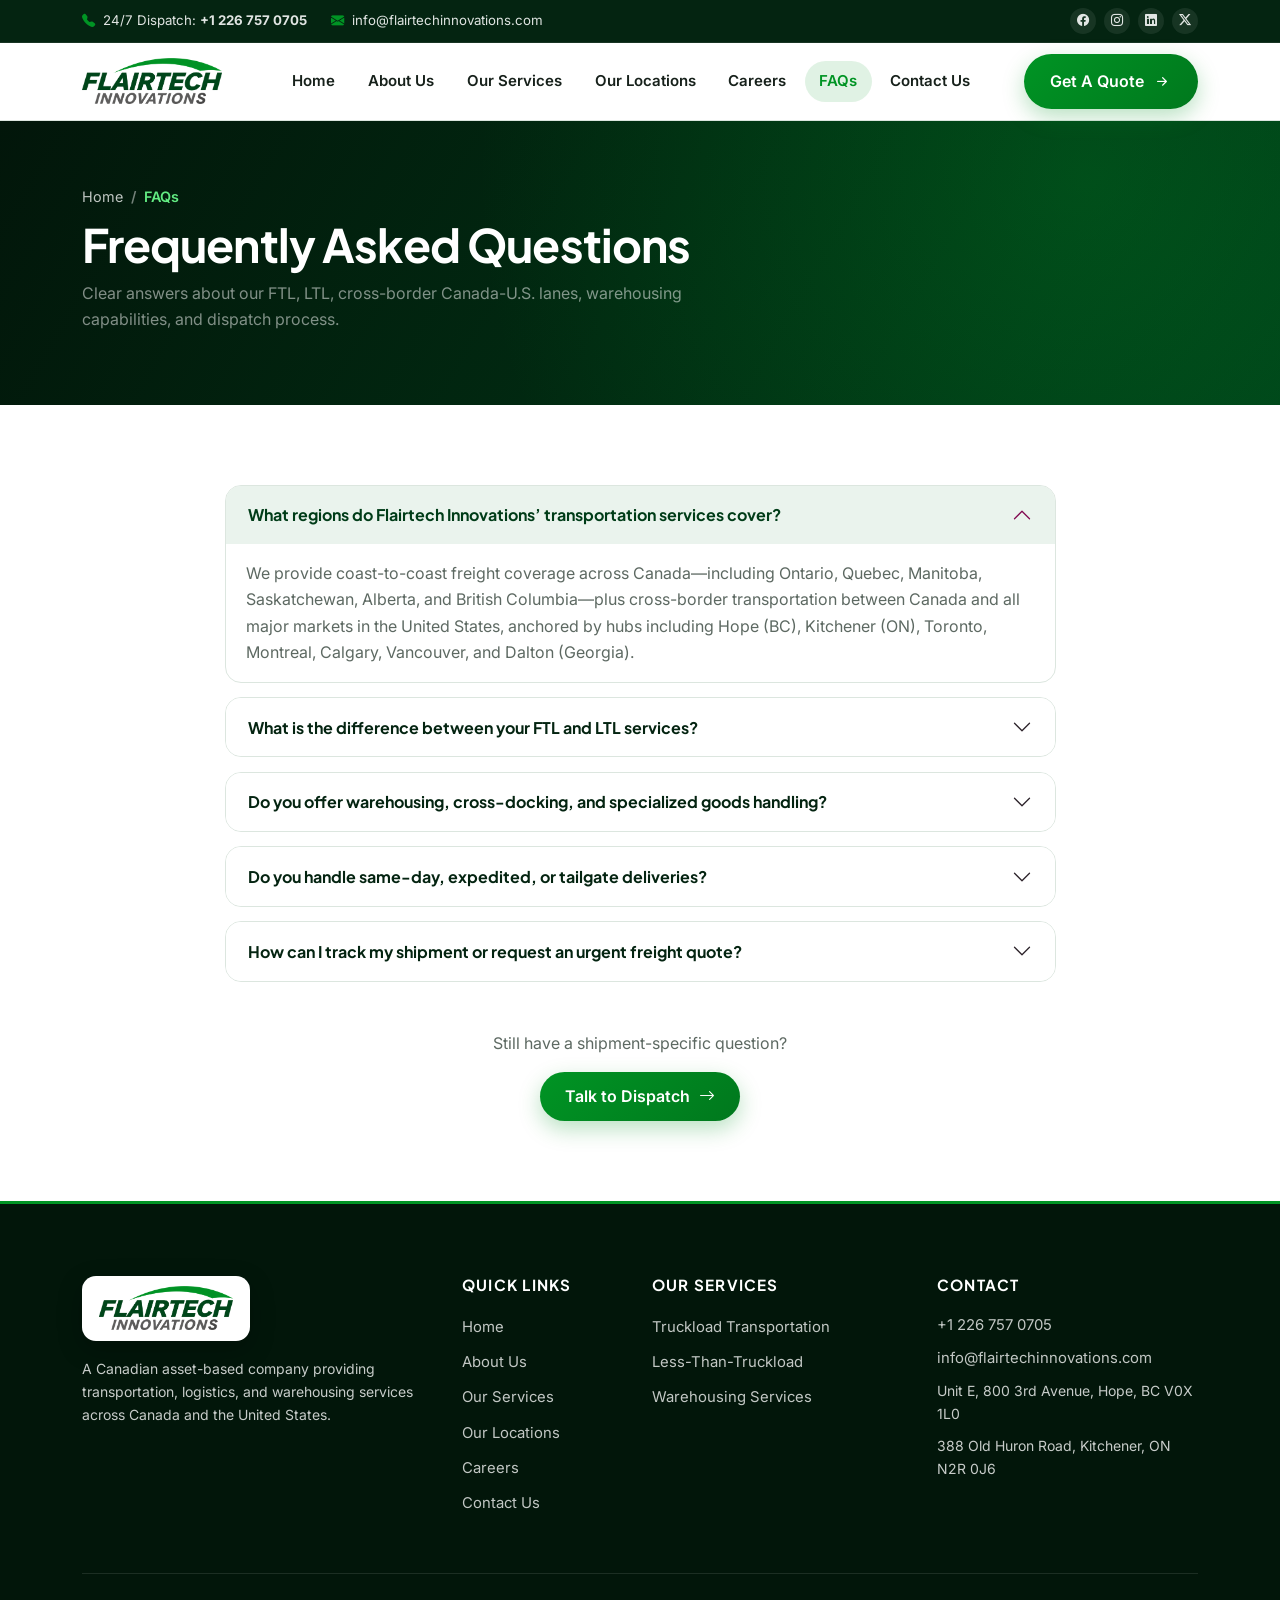
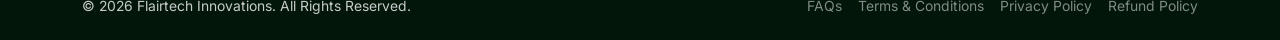
<file: faqs.html>
<!DOCTYPE html>
<html lang="en">
<head>
  <meta charset="UTF-8" />
  <meta name="viewport" content="width=device-width, initial-scale=1.0" />
  <title>FAQs — Flairtech Innovations</title>
  <meta name="description" content="Frequently asked questions about Flairtech Innovations FTL, LTL, cross-border Canada-U.S. shipping, warehousing, tracking, and quoting." />
  <link rel="icon" type="image/png" href="assets/images/flairtech-logo-transparent.png" />
  <link rel="preconnect" href="https://fonts.googleapis.com" />
  <link rel="preconnect" href="https://fonts.gstatic.com" crossorigin />
  <link href="https://fonts.googleapis.com/css2?family=Inter:wght@400;500;600;700&family=JetBrains+Mono:wght@500;600&family=Plus+Jakarta+Sans:ital,wght@0,600;0,700;0,800;1,700;1,800&display=swap" rel="stylesheet" />
  <link href="https://cdn.jsdelivr.net/npm/bootstrap@5.3.3/dist/css/bootstrap.min.css" rel="stylesheet" />
  <link href="https://cdn.jsdelivr.net/npm/bootstrap-icons@1.11.3/font/bootstrap-icons.min.css" rel="stylesheet" />
  <link rel="stylesheet" href="assets/css/style.css" />
</head>
<body>

  <div class="ft-topbar d-none d-lg-block">
    <div class="container">
      <div class="d-flex justify-content-between align-items-center">
        <div class="d-flex align-items-center gap-4">
          <a href="tel:+12267570705" class="d-inline-flex align-items-center gap-2"><i class="bi bi-telephone-fill text-emerald-brand"></i><span>24/7 Dispatch: <strong>+1 226 757 0705</strong></span></a>
          <a href="mailto:info@flairtechinnovations.com" class="d-inline-flex align-items-center gap-2"><i class="bi bi-envelope-fill text-emerald-brand"></i><span>info@flairtechinnovations.com</span></a>
        </div>
        <div class="d-flex align-items-center gap-2">
          <a href="https://www.facebook.com/" target="_blank" rel="noopener" class="social-dot" aria-label="Facebook"><i class="bi bi-facebook"></i></a>
          <a href="https://www.instagram.com/" target="_blank" rel="noopener" class="social-dot" aria-label="Instagram"><i class="bi bi-instagram"></i></a>
          <a href="https://www.linkedin.com/" target="_blank" rel="noopener" class="social-dot" aria-label="LinkedIn"><i class="bi bi-linkedin"></i></a>
          <a href="https://twitter.com/" target="_blank" rel="noopener" class="social-dot" aria-label="Twitter"><i class="bi bi-twitter-x"></i></a>
        </div>
      </div>
    </div>
  </div>

  <nav class="navbar navbar-expand-lg ft-navbar sticky-top">
    <div class="container">
      <a class="navbar-brand d-flex align-items-center" href="index.html">
        <img src="assets/images/flairtech-logo-transparent.png" alt="Flairtech Innovations Logo" />
      </a>
      <button class="navbar-toggler border-0 shadow-none" type="button" data-bs-toggle="collapse" data-bs-target="#mainNav"><span class="navbar-toggler-icon"></span></button>
      <div class="collapse navbar-collapse" id="mainNav">
        <ul class="navbar-nav mx-auto mb-2 mb-lg-0 gap-lg-1">
          <li class="nav-item"><a class="nav-link" href="index.html">Home</a></li>
          <li class="nav-item"><a class="nav-link" href="about.html">About Us</a></li>
          <li class="nav-item"><a class="nav-link" href="services.html">Our Services</a></li>
          <li class="nav-item"><a class="nav-link" href="locations.html">Our Locations</a></li>
          <li class="nav-item"><a class="nav-link" href="careers.html">Careers</a></li>
          <li class="nav-item"><a class="nav-link active" href="faqs.html">FAQs</a></li>
          <li class="nav-item"><a class="nav-link" href="contact.html">Contact Us</a></li>
        </ul>
        <a href="contact.html" class="btn btn-ft-primary">Get A Quote <i class="bi bi-arrow-right-short fs-5"></i></a>
      </div>
    </div>
  </nav>

  <section class="ft-page-banner">
    <div class="container position-relative" style="z-index:2;">
      <nav aria-label="breadcrumb">
        <ol class="breadcrumb ft-breadcrumb mb-2">
          <li class="breadcrumb-item"><a href="index.html">Home</a></li>
          <li class="breadcrumb-item active" aria-current="page">FAQs</li>
        </ol>
      </nav>
      <h1 class="mb-2">Frequently Asked Questions</h1>
      <p class="text-white-50 mb-0" style="max-width:65ch;">
        Clear answers about our FTL, LTL, cross-border Canada-U.S. lanes, warehousing capabilities, and dispatch process.
      </p>
    </div>
  </section>

  <section class="ft-section">
    <div class="container">
      <div class="row justify-content-center">
        <div class="col-lg-9 reveal">
          <div class="accordion ft-accordion" id="faqAccordion">
            <div class="accordion-item">
              <h2 class="accordion-header">
                <button class="accordion-button" type="button" data-bs-toggle="collapse" data-bs-target="#faq1">
                  What regions do Flairtech Innovations’ transportation services cover?
                </button>
              </h2>
              <div id="faq1" class="accordion-collapse collapse show" data-bs-parent="#faqAccordion">
                <div class="accordion-body text-muted-brand">
                  We provide coast-to-coast freight coverage across Canada—including Ontario, Quebec, Manitoba, Saskatchewan, Alberta, and British Columbia—plus cross-border transportation between Canada and all major markets in the United States, anchored by hubs including Hope (BC), Kitchener (ON), Toronto, Montreal, Calgary, Vancouver, and Dalton (Georgia).
                </div>
              </div>
            </div>

            <div class="accordion-item">
              <h2 class="accordion-header">
                <button class="accordion-button collapsed" type="button" data-bs-toggle="collapse" data-bs-target="#faq2">
                  What is the difference between your FTL and LTL services?
                </button>
              </h2>
              <div id="faq2" class="accordion-collapse collapse" data-bs-parent="#faqAccordion">
                <div class="accordion-body text-muted-brand">
                  <strong>FTL (Full Truck Load)</strong> dedicates an entire trailer to your shipment for direct point-to-point transit, ideal for large or time-critical loads. <strong>LTL (Less-Than-Truckload)</strong> consolidates smaller palletized shipments through our regional terminal network, offering cost-effective rates with real-time track and trace, tailgate options, and hold-for-pickup capabilities.
                </div>
              </div>
            </div>

            <div class="accordion-item">
              <h2 class="accordion-header">
                <button class="accordion-button collapsed" type="button" data-bs-toggle="collapse" data-bs-target="#faq3">
                  Do you offer warehousing, cross-docking, and specialized goods handling?
                </button>
              </h2>
              <div id="faq3" class="accordion-collapse collapse" data-bs-parent="#faqAccordion">
                <div class="accordion-body text-muted-brand">
                  Yes. Our warehousing solutions include storage of palletized and rolled goods, cross-docking, container destuffing, pick and pack fulfillment, hold for pick-up, export packing and crating, and specialized services such as carpet cutting and real-time inventory control.
                </div>
              </div>
            </div>

            <div class="accordion-item">
              <h2 class="accordion-header">
                <button class="accordion-button collapsed" type="button" data-bs-toggle="collapse" data-bs-target="#faq4">
                  Do you handle same-day, expedited, or tailgate deliveries?
                </button>
              </h2>
              <div id="faq4" class="accordion-collapse collapse" data-bs-parent="#faqAccordion">
                <div class="accordion-body text-muted-brand">
                  Yes. We offer same-day and expedited services, dedicated direct drive, and specialized equipment including tailgate delivery upon request for locations without loading docks.
                </div>
              </div>
            </div>

            <div class="accordion-item">
              <h2 class="accordion-header">
                <button class="accordion-button collapsed" type="button" data-bs-toggle="collapse" data-bs-target="#faq5">
                  How can I track my shipment or request an urgent freight quote?
                </button>
              </h2>
              <div id="faq5" class="accordion-collapse collapse" data-bs-parent="#faqAccordion">
                <div class="accordion-body text-muted-brand">
                  Every LTL and FTL load includes real-time track and trace visibility. For urgent dispatch or a custom freight quote, call our 24/7 support desk at <a href="tel:+12267570705" class="fw-bold">+1 226 757 0705</a>, email <a href="mailto:info@flairtechinnovations.com" class="fw-bold">info@flairtechinnovations.com</a>, or submit a request via our <a href="contact.html" class="fw-bold">Contact Page</a>.
                </div>
              </div>
            </div>
          </div>

          <div class="text-center mt-5">
            <p class="text-muted-brand mb-3">Still have a shipment-specific question?</p>
            <a href="contact.html" class="btn btn-ft-primary">Talk to Dispatch <i class="bi bi-arrow-right"></i></a>
          </div>
        </div>
      </div>
    </div>
  </section>

  <footer class="ft-footer">
    <div class="container">
      <div class="row g-4">
        <div class="col-lg-4">
          <div class="ft-footer-logo-wrap mb-3"><img src="assets/images/flairtech-logo-transparent.png" alt="Flairtech Innovations" /></div>
          <p class="small mb-3">A Canadian asset-based company providing transportation, logistics, and warehousing services across Canada and the United States.</p>
        </div>
        <div class="col-6 col-lg-2">
          <h6>Quick Links</h6>
          <ul class="ft-footer-links">
            <li><a href="index.html">Home</a></li>
            <li><a href="about.html">About Us</a></li>
            <li><a href="services.html">Our Services</a></li>
            <li><a href="locations.html">Our Locations</a></li>
            <li><a href="careers.html">Careers</a></li>
            <li><a href="contact.html">Contact Us</a></li>
          </ul>
        </div>
        <div class="col-6 col-lg-3">
          <h6>Our Services</h6>
          <ul class="ft-footer-links">
            <li><a href="services.html#ftl">Truckload Transportation</a></li>
            <li><a href="services.html#ltl">Less-Than-Truckload</a></li>
            <li><a href="services.html#warehousing">Warehousing Services</a></li>
          </ul>
        </div>
        <div class="col-lg-3">
          <h6>Contact</h6>
          <ul class="ft-footer-links small">
            <li><a href="tel:+12267570705">+1 226 757 0705</a></li>
            <li><a href="mailto:info@flairtechinnovations.com">info@flairtechinnovations.com</a></li>
            <li>Unit E, 800 3rd Avenue, Hope, BC V0X 1L0</li>
            <li>388 Old Huron Road, Kitchener, ON N2R 0J6</li>
          </ul>
        </div>
      </div>
      <div class="ft-footer-bottom d-flex flex-wrap justify-content-between align-items-center gap-3">
        <div>© 2026 Flairtech Innovations. All Rights Reserved.</div>
        <div class="d-flex gap-3">
          <a href="faqs.html" class="text-white-50">FAQs</a>
          <a href="legal.html#terms" class="text-white-50">Terms &amp; Conditions</a>
          <a href="legal.html#privacy" class="text-white-50">Privacy Policy</a>
          <a href="legal.html#refund" class="text-white-50">Refund Policy</a>
        </div>
      </div>
    </div>
  </footer>

  <script src="https://cdn.jsdelivr.net/npm/bootstrap@5.3.3/dist/js/bootstrap.bundle.min.js"></script>
  <script src="assets/js/main.js"></script>
</body>
</html>
</file>
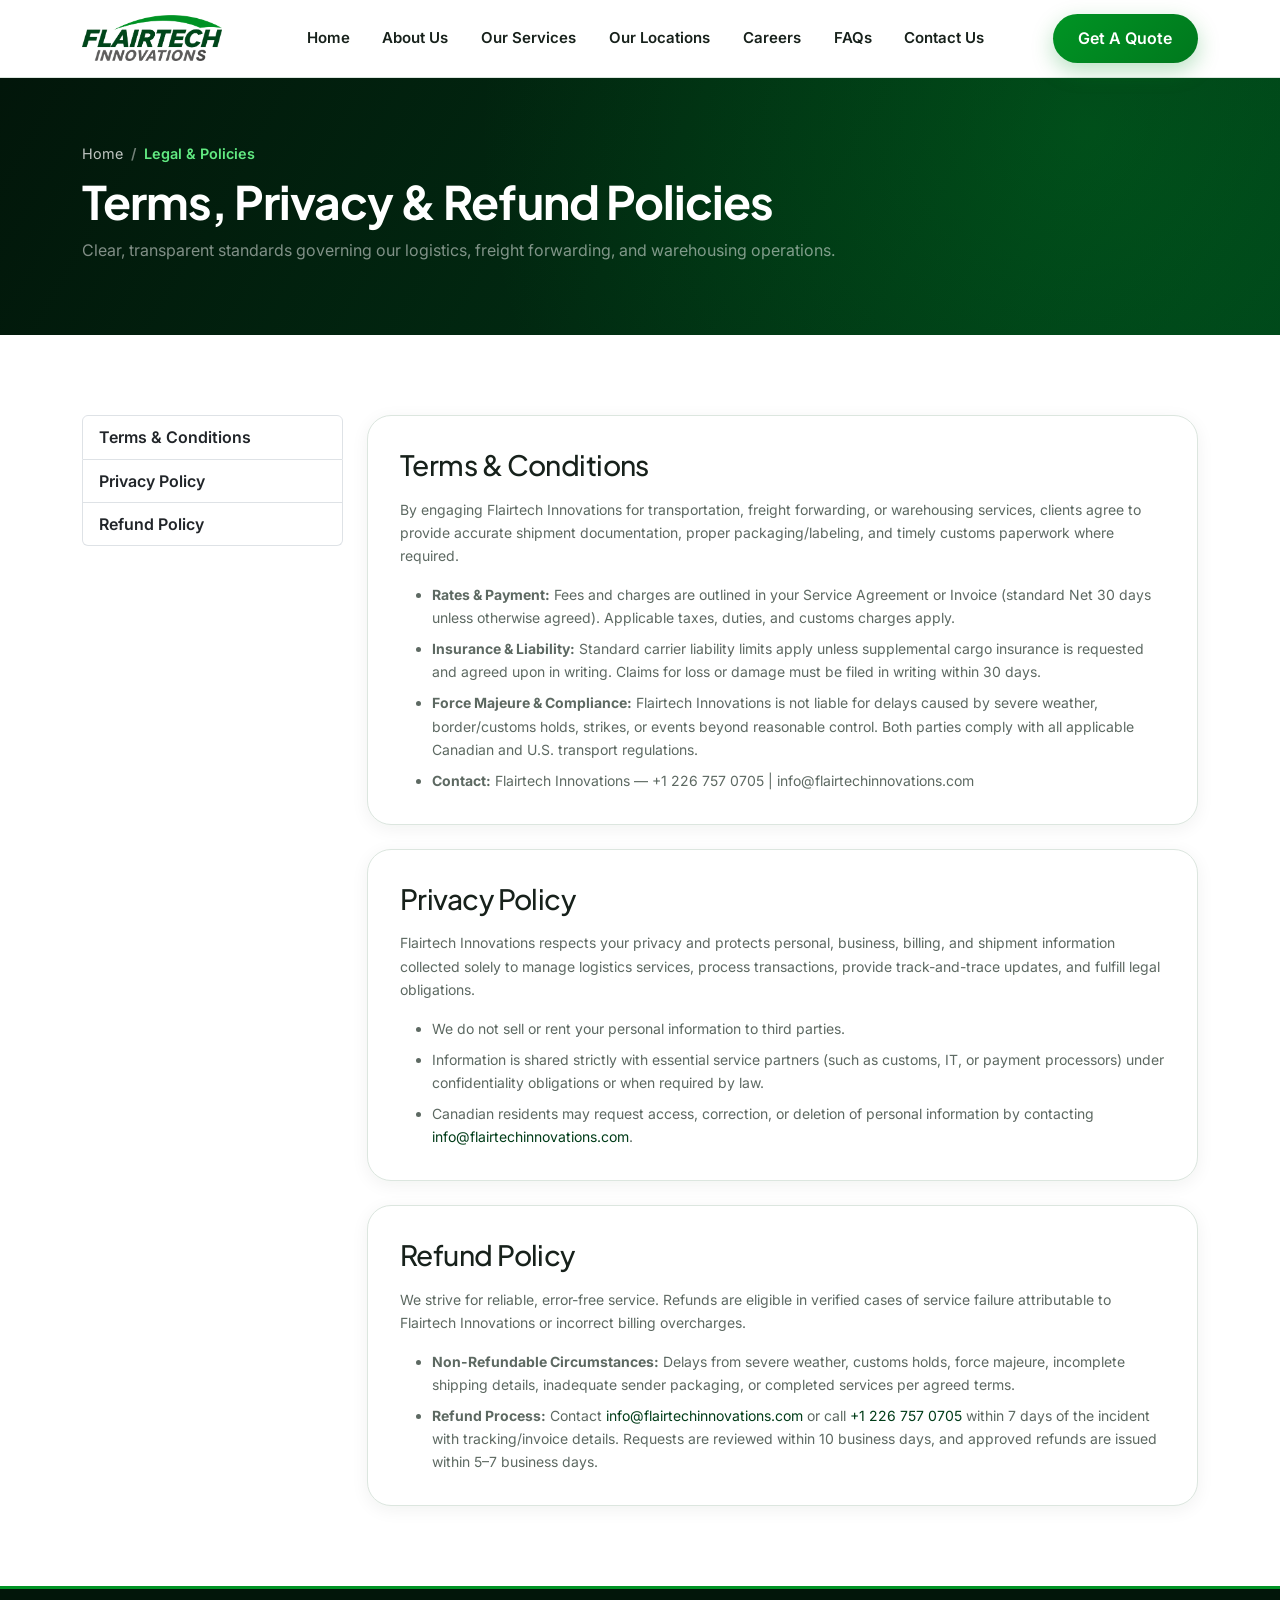
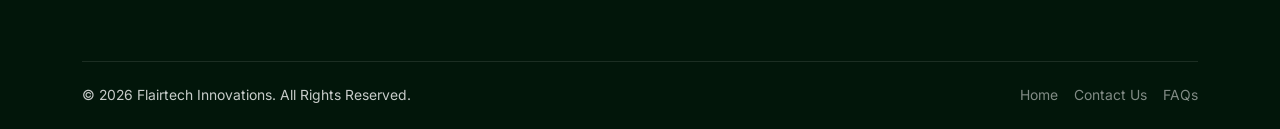
<file: legal.html>
<!DOCTYPE html>
<html lang="en">
<head>
  <meta charset="UTF-8" />
  <meta name="viewport" content="width=device-width, initial-scale=1.0" />
  <title>Policies &amp; Terms — Flairtech Innovations</title>
  <meta name="description" content="Terms & Conditions, Privacy Policy, and Refund Policy for Flairtech Innovations transportation and warehousing services." />
  <link rel="icon" type="image/png" href="assets/images/flairtech-logo-transparent.png" />
  <link rel="preconnect" href="https://fonts.googleapis.com" />
  <link rel="preconnect" href="https://fonts.gstatic.com" crossorigin />
  <link href="https://fonts.googleapis.com/css2?family=Inter:wght@400;500;600;700&family=JetBrains+Mono:wght@500;600&family=Plus+Jakarta+Sans:ital,wght@0,600;0,700;0,800;1,700;1,800&display=swap" rel="stylesheet" />
  <link href="https://cdn.jsdelivr.net/npm/bootstrap@5.3.3/dist/css/bootstrap.min.css" rel="stylesheet" />
  <link href="https://cdn.jsdelivr.net/npm/bootstrap-icons@1.11.3/font/bootstrap-icons.min.css" rel="stylesheet" />
  <link rel="stylesheet" href="assets/css/style.css" />
</head>
<body>

  <nav class="navbar navbar-expand-lg ft-navbar sticky-top">
    <div class="container">
      <a class="navbar-brand d-flex align-items-center" href="index.html">
        <img src="assets/images/flairtech-logo-transparent.png" alt="Flairtech Innovations Logo" />
      </a>
      <button class="navbar-toggler border-0 shadow-none" type="button" data-bs-toggle="collapse" data-bs-target="#mainNav"><span class="navbar-toggler-icon"></span></button>
      <div class="collapse navbar-collapse" id="mainNav">
        <ul class="navbar-nav mx-auto mb-2 mb-lg-0 gap-lg-1">
          <li class="nav-item"><a class="nav-link" href="index.html">Home</a></li>
          <li class="nav-item"><a class="nav-link" href="about.html">About Us</a></li>
          <li class="nav-item"><a class="nav-link" href="services.html">Our Services</a></li>
          <li class="nav-item"><a class="nav-link" href="locations.html">Our Locations</a></li>
          <li class="nav-item"><a class="nav-link" href="careers.html">Careers</a></li>
          <li class="nav-item"><a class="nav-link" href="faqs.html">FAQs</a></li>
          <li class="nav-item"><a class="nav-link" href="contact.html">Contact Us</a></li>
        </ul>
        <a href="contact.html" class="btn btn-ft-primary">Get A Quote</a>
      </div>
    </div>
  </nav>

  <section class="ft-page-banner">
    <div class="container position-relative" style="z-index:2;">
      <nav aria-label="breadcrumb">
        <ol class="breadcrumb ft-breadcrumb mb-2">
          <li class="breadcrumb-item"><a href="index.html">Home</a></li>
          <li class="breadcrumb-item active" aria-current="page">Legal &amp; Policies</li>
        </ol>
      </nav>
      <h1 class="mb-2">Terms, Privacy &amp; Refund Policies</h1>
      <p class="text-white-50 mb-0">Clear, transparent standards governing our logistics, freight forwarding, and warehousing operations.</p>
    </div>
  </section>

  <section class="ft-section">
    <div class="container">
      <div class="row g-4">
        <div class="col-lg-3">
          <div class="list-group sticky-top" style="top: 96px;">
            <a href="#terms" class="list-group-item list-group-item-action fw-semibold">Terms &amp; Conditions</a>
            <a href="#privacy" class="list-group-item list-group-item-action fw-semibold">Privacy Policy</a>
            <a href="#refund" class="list-group-item list-group-item-action fw-semibold">Refund Policy</a>
          </div>
        </div>
        <div class="col-lg-9 d-grid gap-4">
          <div id="terms" class="ft-card">
            <h2 class="h3 mb-3">Terms &amp; Conditions</h2>
            <p class="small text-muted-brand">By engaging Flairtech Innovations for transportation, freight forwarding, or warehousing services, clients agree to provide accurate shipment documentation, proper packaging/labeling, and timely customs paperwork where required.</p>
            <ul class="small text-muted-brand mb-0">
              <li class="mb-2"><strong>Rates &amp; Payment:</strong> Fees and charges are outlined in your Service Agreement or Invoice (standard Net 30 days unless otherwise agreed). Applicable taxes, duties, and customs charges apply.</li>
              <li class="mb-2"><strong>Insurance &amp; Liability:</strong> Standard carrier liability limits apply unless supplemental cargo insurance is requested and agreed upon in writing. Claims for loss or damage must be filed in writing within 30 days.</li>
              <li class="mb-2"><strong>Force Majeure &amp; Compliance:</strong> Flairtech Innovations is not liable for delays caused by severe weather, border/customs holds, strikes, or events beyond reasonable control. Both parties comply with all applicable Canadian and U.S. transport regulations.</li>
              <li><strong>Contact:</strong> Flairtech Innovations — +1 226 757 0705 | info@flairtechinnovations.com</li>
            </ul>
          </div>

          <div id="privacy" class="ft-card">
            <h2 class="h3 mb-3">Privacy Policy</h2>
            <p class="small text-muted-brand">Flairtech Innovations respects your privacy and protects personal, business, billing, and shipment information collected solely to manage logistics services, process transactions, provide track-and-trace updates, and fulfill legal obligations.</p>
            <ul class="small text-muted-brand mb-0">
              <li class="mb-2">We do not sell or rent your personal information to third parties.</li>
              <li class="mb-2">Information is shared strictly with essential service partners (such as customs, IT, or payment processors) under confidentiality obligations or when required by law.</li>
              <li>Canadian residents may request access, correction, or deletion of personal information by contacting <a href="mailto:info@flairtechinnovations.com">info@flairtechinnovations.com</a>.</li>
            </ul>
          </div>

          <div id="refund" class="ft-card">
            <h2 class="h3 mb-3">Refund Policy</h2>
            <p class="small text-muted-brand">We strive for reliable, error-free service. Refunds are eligible in verified cases of service failure attributable to Flairtech Innovations or incorrect billing overcharges.</p>
            <ul class="small text-muted-brand mb-0">
              <li class="mb-2"><strong>Non-Refundable Circumstances:</strong> Delays from severe weather, customs holds, force majeure, incomplete shipping details, inadequate sender packaging, or completed services per agreed terms.</li>
              <li><strong>Refund Process:</strong> Contact <a href="mailto:info@flairtechinnovations.com">info@flairtechinnovations.com</a> or call <a href="tel:+12267570705">+1 226 757 0705</a> within 7 days of the incident with tracking/invoice details. Requests are reviewed within 10 business days, and approved refunds are issued within 5–7 business days.</li>
            </ul>
          </div>
        </div>
      </div>
    </div>
  </section>

  <footer class="ft-footer">
    <div class="container">
      <div class="ft-footer-bottom mt-0 d-flex flex-wrap justify-content-between align-items-center gap-3">
        <div>© 2026 Flairtech Innovations. All Rights Reserved.</div>
        <div class="d-flex gap-3">
          <a href="index.html" class="text-white-50">Home</a>
          <a href="contact.html" class="text-white-50">Contact Us</a>
          <a href="faqs.html" class="text-white-50">FAQs</a>
        </div>
      </div>
    </div>
  </footer>

  <script src="https://cdn.jsdelivr.net/npm/bootstrap@5.3.3/dist/js/bootstrap.bundle.min.js"></script>
  <script src="assets/js/main.js"></script>
</body>
</html>
</file>
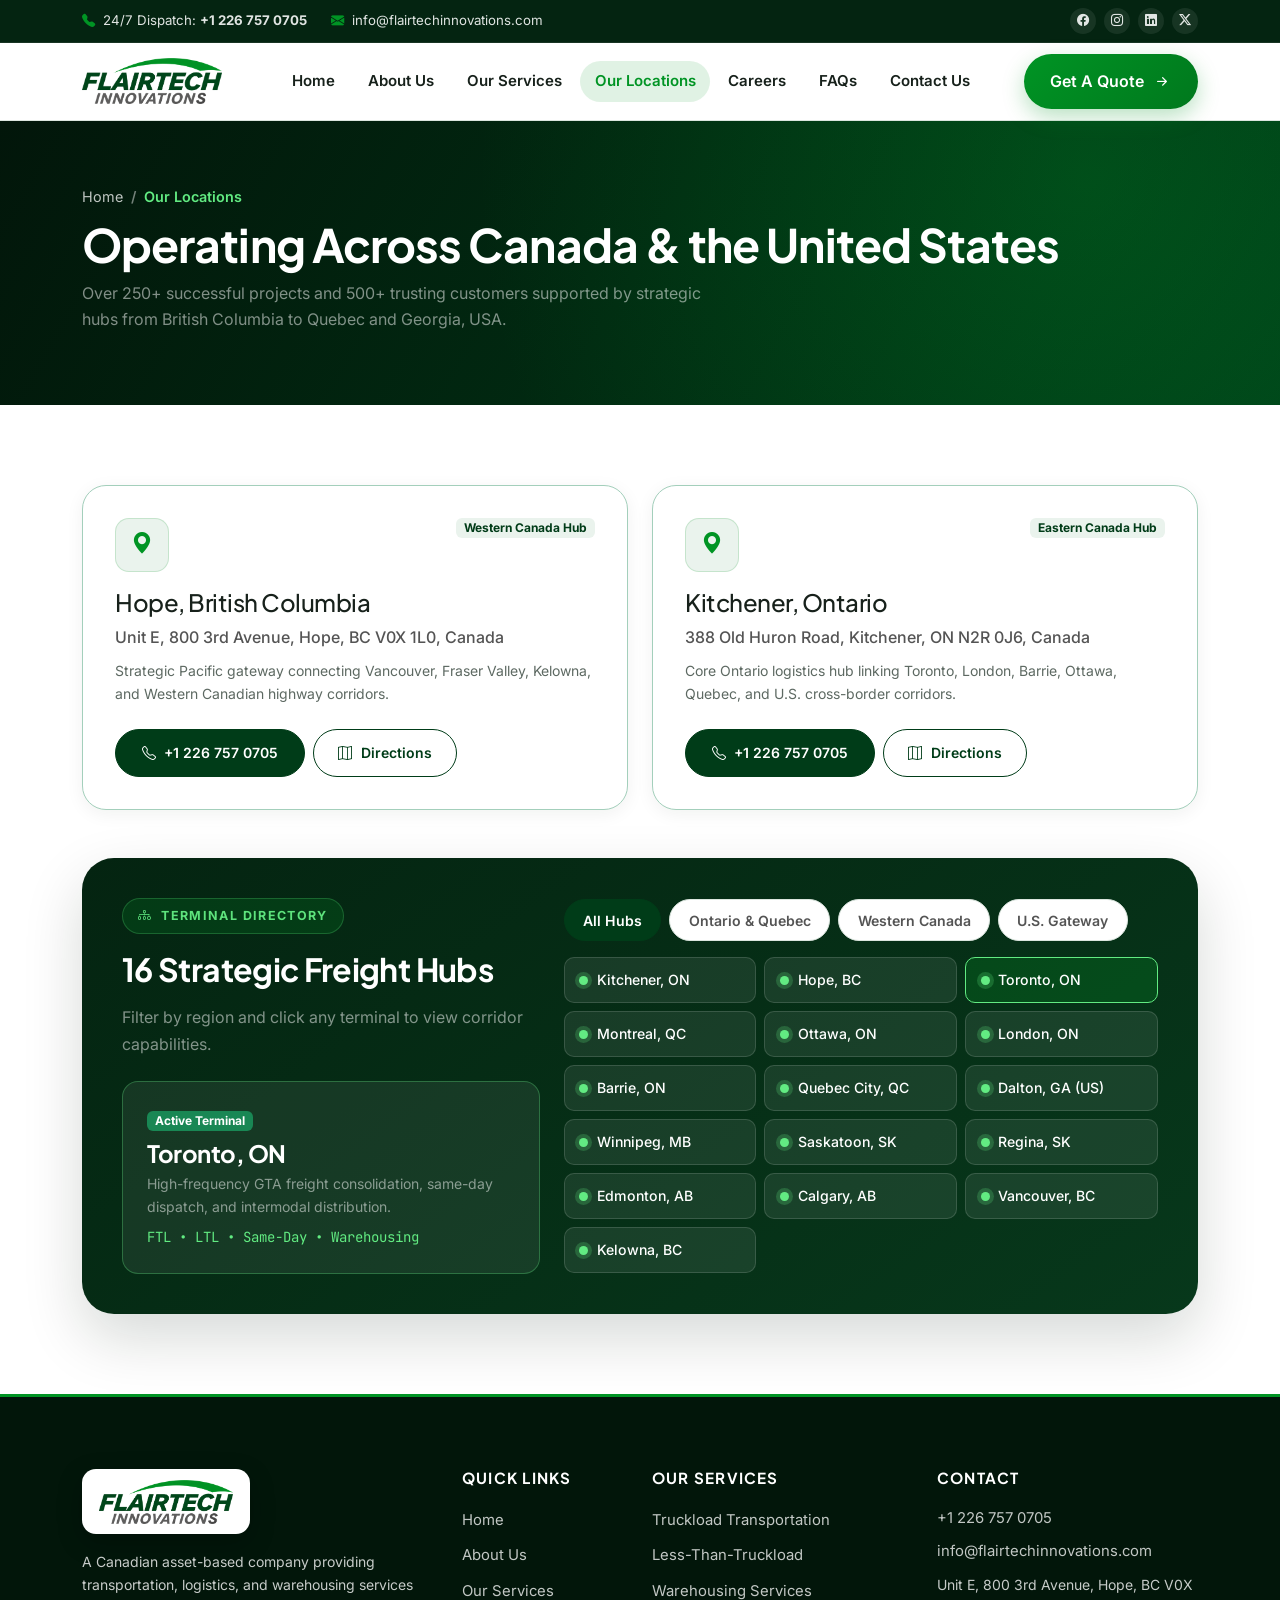
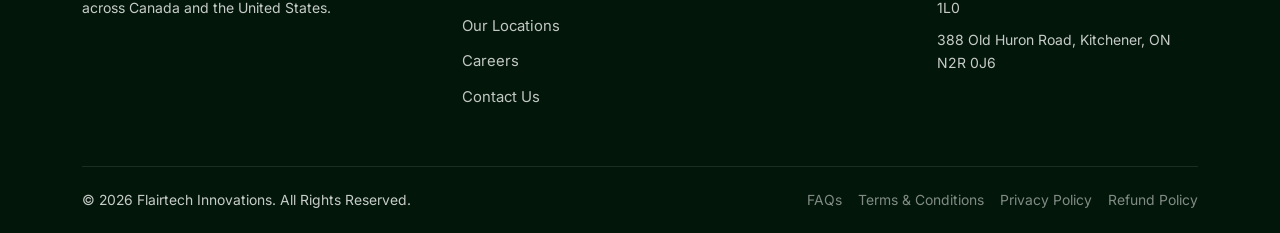
<file: locations.html>
<!DOCTYPE html>
<html lang="en">
<head>
  <meta charset="UTF-8" />
  <meta name="viewport" content="width=device-width, initial-scale=1.0" />
  <title>Our Locations — Flairtech Innovations</title>
  <meta name="description" content="Explore Flairtech Innovations' hubs across Canada and the United States including Hope BC, Kitchener ON, Toronto, Montreal, Calgary, Vancouver, and Dalton GA." />
  <link rel="icon" type="image/png" href="assets/images/flairtech-logo-transparent.png" />
  <link rel="preconnect" href="https://fonts.googleapis.com" />
  <link rel="preconnect" href="https://fonts.gstatic.com" crossorigin />
  <link href="https://fonts.googleapis.com/css2?family=Inter:wght@400;500;600;700&family=JetBrains+Mono:wght@500;600&family=Plus+Jakarta+Sans:ital,wght@0,600;0,700;0,800;1,700;1,800&display=swap" rel="stylesheet" />
  <link href="https://cdn.jsdelivr.net/npm/bootstrap@5.3.3/dist/css/bootstrap.min.css" rel="stylesheet" />
  <link href="https://cdn.jsdelivr.net/npm/bootstrap-icons@1.11.3/font/bootstrap-icons.min.css" rel="stylesheet" />
  <link rel="stylesheet" href="assets/css/style.css" />
</head>
<body>

  <div class="ft-topbar d-none d-lg-block">
    <div class="container">
      <div class="d-flex justify-content-between align-items-center">
        <div class="d-flex align-items-center gap-4">
          <a href="tel:+12267570705" class="d-inline-flex align-items-center gap-2"><i class="bi bi-telephone-fill text-emerald-brand"></i><span>24/7 Dispatch: <strong>+1 226 757 0705</strong></span></a>
          <a href="mailto:info@flairtechinnovations.com" class="d-inline-flex align-items-center gap-2"><i class="bi bi-envelope-fill text-emerald-brand"></i><span>info@flairtechinnovations.com</span></a>
        </div>
        <div class="d-flex align-items-center gap-2">
          <a href="https://www.facebook.com/" target="_blank" rel="noopener" class="social-dot" aria-label="Facebook"><i class="bi bi-facebook"></i></a>
          <a href="https://www.instagram.com/" target="_blank" rel="noopener" class="social-dot" aria-label="Instagram"><i class="bi bi-instagram"></i></a>
          <a href="https://www.linkedin.com/" target="_blank" rel="noopener" class="social-dot" aria-label="LinkedIn"><i class="bi bi-linkedin"></i></a>
          <a href="https://twitter.com/" target="_blank" rel="noopener" class="social-dot" aria-label="Twitter"><i class="bi bi-twitter-x"></i></a>
        </div>
      </div>
    </div>
  </div>

  <nav class="navbar navbar-expand-lg ft-navbar sticky-top">
    <div class="container">
      <a class="navbar-brand d-flex align-items-center" href="index.html">
        <img src="assets/images/flairtech-logo-transparent.png" alt="Flairtech Innovations Logo" />
      </a>
      <button class="navbar-toggler border-0 shadow-none" type="button" data-bs-toggle="collapse" data-bs-target="#mainNav"><span class="navbar-toggler-icon"></span></button>
      <div class="collapse navbar-collapse" id="mainNav">
        <ul class="navbar-nav mx-auto mb-2 mb-lg-0 gap-lg-1">
          <li class="nav-item"><a class="nav-link" href="index.html">Home</a></li>
          <li class="nav-item"><a class="nav-link" href="about.html">About Us</a></li>
          <li class="nav-item"><a class="nav-link" href="services.html">Our Services</a></li>
          <li class="nav-item"><a class="nav-link active" href="locations.html">Our Locations</a></li>
          <li class="nav-item"><a class="nav-link" href="careers.html">Careers</a></li>
          <li class="nav-item"><a class="nav-link" href="faqs.html">FAQs</a></li>
          <li class="nav-item"><a class="nav-link" href="contact.html">Contact Us</a></li>
        </ul>
        <a href="contact.html" class="btn btn-ft-primary">Get A Quote <i class="bi bi-arrow-right-short fs-5"></i></a>
      </div>
    </div>
  </nav>

  <section class="ft-page-banner">
    <div class="container position-relative" style="z-index:2;">
      <nav aria-label="breadcrumb">
        <ol class="breadcrumb ft-breadcrumb mb-2">
          <li class="breadcrumb-item"><a href="index.html">Home</a></li>
          <li class="breadcrumb-item active" aria-current="page">Our Locations</li>
        </ol>
      </nav>
      <h1 class="mb-2">Operating Across Canada &amp; the United States</h1>
      <p class="text-white-50 mb-0" style="max-width:65ch;">
        Over 250+ successful projects and 500+ trusting customers supported by strategic hubs from British Columbia to Quebec and Georgia, USA.
      </p>
    </div>
  </section>

  <!-- Primary Operations Addresses -->
  <section class="ft-section">
    <div class="container">
      <div class="row g-4 mb-5">
        <div class="col-md-6 reveal">
          <div class="ft-card border-success-subtle">
            <div class="d-flex justify-content-between align-items-start mb-3">
              <div class="ft-icon-box"><i class="bi bi-geo-alt-fill"></i></div>
              <span class="badge bg-mint-tint text-forest">Western Canada Hub</span>
            </div>
            <h3 class="h4 mb-2">Hope, British Columbia</h3>
            <p class="text-slate-brand fw-medium mb-2">Unit E, 800 3rd Avenue, Hope, BC V0X 1L0, Canada</p>
            <p class="small text-muted-brand mb-4">Strategic Pacific gateway connecting Vancouver, Fraser Valley, Kelowna, and Western Canadian highway corridors.</p>
            <div class="d-flex flex-wrap gap-2">
              <a href="tel:+12267570705" class="btn btn-sm btn-ft-forest"><i class="bi bi-telephone"></i> +1 226 757 0705</a>
              <a href="https://maps.google.com/?q=800+3rd+Avenue+Hope+BC+V0X+1L0" target="_blank" rel="noopener" class="btn btn-sm btn-ft-outline"><i class="bi bi-map"></i> Directions</a>
            </div>
          </div>
        </div>
        <div class="col-md-6 reveal">
          <div class="ft-card border-success-subtle">
            <div class="d-flex justify-content-between align-items-start mb-3">
              <div class="ft-icon-box"><i class="bi bi-geo-alt-fill"></i></div>
              <span class="badge bg-mint-tint text-forest">Eastern Canada Hub</span>
            </div>
            <h3 class="h4 mb-2">Kitchener, Ontario</h3>
            <p class="text-slate-brand fw-medium mb-2">388 Old Huron Road, Kitchener, ON N2R 0J6, Canada</p>
            <p class="small text-muted-brand mb-4">Core Ontario logistics hub linking Toronto, London, Barrie, Ottawa, Quebec, and U.S. cross-border corridors.</p>
            <div class="d-flex flex-wrap gap-2">
              <a href="tel:+12267570705" class="btn btn-sm btn-ft-forest"><i class="bi bi-telephone"></i> +1 226 757 0705</a>
              <a href="https://maps.google.com/?q=388+Old+Huron+Road+Kitchener+ON+N2R+0J6" target="_blank" rel="noopener" class="btn btn-sm btn-ft-outline"><i class="bi bi-map"></i> Directions</a>
            </div>
          </div>
        </div>
      </div>

      <!-- Full Terminal Directory -->
      <div class="ft-network-panel reveal">
        <div class="row g-4 align-items-center">
          <div class="col-lg-5">
            <span class="brand-kicker brand-kicker-dark mb-3"><i class="bi bi-diagram-3"></i> Terminal Directory</span>
            <h2 class="text-white mb-3">16 Strategic Freight Hubs</h2>
            <p class="text-white-50 mb-4">Filter by region and click any terminal to view corridor capabilities.</p>
            <div class="p-3 p-md-4 rounded-4" style="background: rgba(255,255,255,0.07); border: 1px solid rgba(98,235,130,0.3);">
              <span id="hubDetailRegion" class="badge bg-success mb-2">Active Terminal</span>
              <h4 id="hubDetailTitle" class="text-white mb-1">Toronto, ON</h4>
              <p id="hubDetailDesc" class="small text-white-50 mb-2">High-frequency GTA freight consolidation, same-day dispatch, and intermodal distribution.</p>
              <div id="hubDetailServices" class="font-mono small" style="color: #62eb82;">FTL • LTL • Same-Day • Warehousing</div>
            </div>
          </div>
          <div class="col-lg-7">
            <div class="d-flex flex-wrap gap-2 mb-3">
              <button type="button" class="ft-filter-btn active" data-hub-filter="all">All Hubs</button>
              <button type="button" class="ft-filter-btn" data-hub-filter="ontario-quebec">Ontario &amp; Quebec</button>
              <button type="button" class="ft-filter-btn" data-hub-filter="western">Western Canada</button>
              <button type="button" class="ft-filter-btn" data-hub-filter="us">U.S. Gateway</button>
            </div>
            <div class="row g-2">
              <div class="col-6 col-md-4" data-hub-region="ontario-quebec" data-hub-name="Kitchener, ON" data-hub-badge="Ontario Operations" data-hub-desc="388 Old Huron Road, Kitchener, ON N2R 0J6 — Core Ontario FTL, LTL & regional distribution." data-hub-services="FTL • LTL • Cross-Border"><div class="ft-hub-pill"><span class="ft-hub-dot"></span> Kitchener, ON</div></div>
              <div class="col-6 col-md-4" data-hub-region="western" data-hub-name="Hope, BC" data-hub-badge="BC Operations" data-hub-desc="Unit E, 800 3rd Avenue, Hope, BC V0X 1L0 — Fraser Valley & BC interior hub." data-hub-services="FTL • LTL • Distribution"><div class="ft-hub-pill"><span class="ft-hub-dot"></span> Hope, BC</div></div>
              <div class="col-6 col-md-4" data-hub-region="ontario-quebec" data-hub-name="Toronto, ON" data-hub-badge="Founding Hub" data-hub-desc="High-frequency GTA freight consolidation, same-day dispatch, and intermodal distribution." data-hub-services="FTL • LTL • Same-Day"><div class="ft-hub-pill active"><span class="ft-hub-dot"></span> Toronto, ON</div></div>
              <div class="col-6 col-md-4" data-hub-region="ontario-quebec" data-hub-name="Montreal, QC" data-hub-badge="Founding Hub" data-hub-desc="Quebec gateway handling port container destuffing, cross-docking, and Eastern distribution." data-hub-services="FTL • LTL • Destuffing"><div class="ft-hub-pill"><span class="ft-hub-dot"></span> Montreal, QC</div></div>
              <div class="col-6 col-md-4" data-hub-region="ontario-quebec" data-hub-name="Ottawa, ON" data-hub-badge="Founding Hub" data-hub-desc="Eastern Ontario hub providing dedicated direct drive and reliable LTL lanes." data-hub-services="FTL • LTL • Direct Drive"><div class="ft-hub-pill"><span class="ft-hub-dot"></span> Ottawa, ON</div></div>
              <div class="col-6 col-md-4" data-hub-region="ontario-quebec" data-hub-name="London, ON" data-hub-badge="Ontario Corridor" data-hub-desc="Southwestern Ontario corridor connecting manufacturing hubs to U.S. borders." data-hub-services="FTL • LTL • Cross-Border"><div class="ft-hub-pill"><span class="ft-hub-dot"></span> London, ON</div></div>
              <div class="col-6 col-md-4" data-hub-region="ontario-quebec" data-hub-name="Barrie, ON" data-hub-badge="Central Ontario" data-hub-desc="Serving Simcoe County and Northern Ontario freight corridors." data-hub-services="LTL • Tailgate • Hold for Pick-Up"><div class="ft-hub-pill"><span class="ft-hub-dot"></span> Barrie, ON</div></div>
              <div class="col-6 col-md-4" data-hub-region="ontario-quebec" data-hub-name="Quebec City, QC" data-hub-badge="Eastern Quebec" data-hub-desc="Extended eastern distribution for commercial and industrial shipments." data-hub-services="FTL • LTL • Expedited"><div class="ft-hub-pill"><span class="ft-hub-dot"></span> Quebec City, QC</div></div>
              <div class="col-6 col-md-4" data-hub-region="us" data-hub-name="Dalton, GA (USA)" data-hub-badge="International Hub" data-hub-desc="U.S. Southeast terminal supporting cross-border rolled goods, carpet, and FTL lanes." data-hub-services="Cross-Border • Rolled Goods"><div class="ft-hub-pill"><span class="ft-hub-dot"></span> Dalton, GA (US)</div></div>
              <div class="col-6 col-md-4" data-hub-region="western" data-hub-name="Winnipeg, MB" data-hub-badge="Prairies Hub" data-hub-desc="Central Canadian cross-dock terminal bridging East and West." data-hub-services="FTL • LTL • Intermodal"><div class="ft-hub-pill"><span class="ft-hub-dot"></span> Winnipeg, MB</div></div>
              <div class="col-6 col-md-4" data-hub-region="western" data-hub-name="Saskatoon, SK" data-hub-badge="Saskatchewan" data-hub-desc="Reliable industrial and commercial supply chain distribution." data-hub-services="FTL • LTL • Special Equipment"><div class="ft-hub-pill"><span class="ft-hub-dot"></span> Saskatoon, SK</div></div>
              <div class="col-6 col-md-4" data-hub-region="western" data-hub-name="Regina, SK" data-hub-badge="Saskatchewan" data-hub-desc="Dedicated Prairie regional delivery with real-time track and trace." data-hub-services="FTL • LTL • Track & Trace"><div class="ft-hub-pill"><span class="ft-hub-dot"></span> Regina, SK</div></div>
              <div class="col-6 col-md-4" data-hub-region="western" data-hub-name="Edmonton, AB" data-hub-badge="Alberta North" data-hub-desc="Heavy commercial transport, export crating, and warehousing." data-hub-services="FTL • Crating • Warehousing"><div class="ft-hub-pill"><span class="ft-hub-dot"></span> Edmonton, AB</div></div>
              <div class="col-6 col-md-4" data-hub-region="western" data-hub-name="Calgary, AB" data-hub-badge="Alberta South" data-hub-desc="Western distribution hub for palletized storage, pick & pack, and direct drive." data-hub-services="FTL • LTL • Pick & Pack"><div class="ft-hub-pill"><span class="ft-hub-dot"></span> Calgary, AB</div></div>
              <div class="col-6 col-md-4" data-hub-region="western" data-hub-name="Vancouver, BC" data-hub-badge="Pacific Gateway" data-hub-desc="Port container destuffing, cross-docking, and Pacific coast distribution." data-hub-services="Container Destuffing • Cross-Dock"><div class="ft-hub-pill"><span class="ft-hub-dot"></span> Vancouver, BC</div></div>
              <div class="col-6 col-md-4" data-hub-region="western" data-hub-name="Kelowna, BC" data-hub-badge="Okanagan" data-hub-desc="Okanagan Valley regional LTL, tailgate delivery, and hold-for-pickup." data-hub-services="LTL • Tailgate"><div class="ft-hub-pill"><span class="ft-hub-dot"></span> Kelowna, BC</div></div>
            </div>
          </div>
        </div>
      </div>
    </div>
  </section>

  <footer class="ft-footer">
    <div class="container">
      <div class="row g-4">
        <div class="col-lg-4">
          <div class="ft-footer-logo-wrap mb-3"><img src="assets/images/flairtech-logo-transparent.png" alt="Flairtech Innovations" /></div>
          <p class="small mb-3">A Canadian asset-based company providing transportation, logistics, and warehousing services across Canada and the United States.</p>
        </div>
        <div class="col-6 col-lg-2">
          <h6>Quick Links</h6>
          <ul class="ft-footer-links">
            <li><a href="index.html">Home</a></li>
            <li><a href="about.html">About Us</a></li>
            <li><a href="services.html">Our Services</a></li>
            <li><a href="locations.html">Our Locations</a></li>
            <li><a href="careers.html">Careers</a></li>
            <li><a href="contact.html">Contact Us</a></li>
          </ul>
        </div>
        <div class="col-6 col-lg-3">
          <h6>Our Services</h6>
          <ul class="ft-footer-links">
            <li><a href="services.html#ftl">Truckload Transportation</a></li>
            <li><a href="services.html#ltl">Less-Than-Truckload</a></li>
            <li><a href="services.html#warehousing">Warehousing Services</a></li>
          </ul>
        </div>
        <div class="col-lg-3">
          <h6>Contact</h6>
          <ul class="ft-footer-links small">
            <li><a href="tel:+12267570705">+1 226 757 0705</a></li>
            <li><a href="mailto:info@flairtechinnovations.com">info@flairtechinnovations.com</a></li>
            <li>Unit E, 800 3rd Avenue, Hope, BC V0X 1L0</li>
            <li>388 Old Huron Road, Kitchener, ON N2R 0J6</li>
          </ul>
        </div>
      </div>
      <div class="ft-footer-bottom d-flex flex-wrap justify-content-between align-items-center gap-3">
        <div>© 2026 Flairtech Innovations. All Rights Reserved.</div>
        <div class="d-flex gap-3">
          <a href="faqs.html" class="text-white-50">FAQs</a>
          <a href="legal.html#terms" class="text-white-50">Terms &amp; Conditions</a>
          <a href="legal.html#privacy" class="text-white-50">Privacy Policy</a>
          <a href="legal.html#refund" class="text-white-50">Refund Policy</a>
        </div>
      </div>
    </div>
  </footer>

  <script src="https://cdn.jsdelivr.net/npm/bootstrap@5.3.3/dist/js/bootstrap.bundle.min.js"></script>
  <script src="assets/js/main.js"></script>
</body>
</html>
</file>
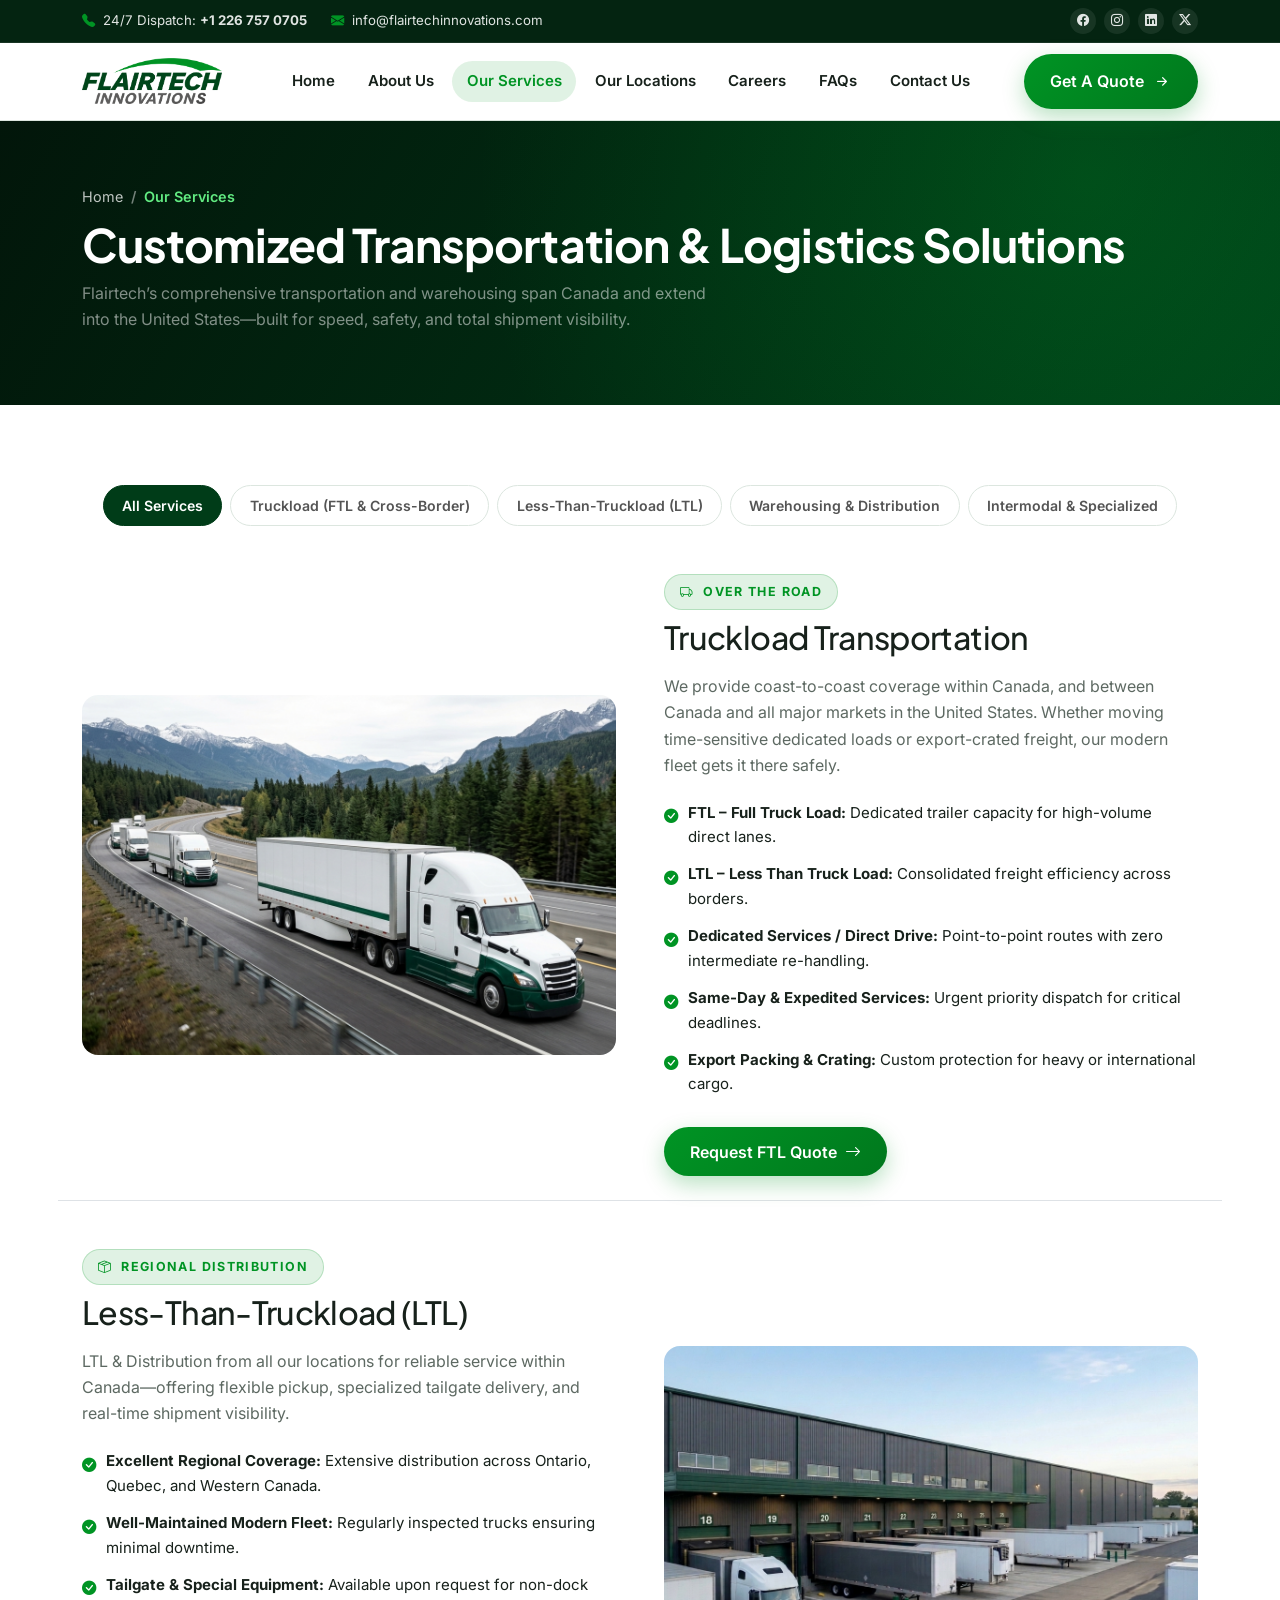
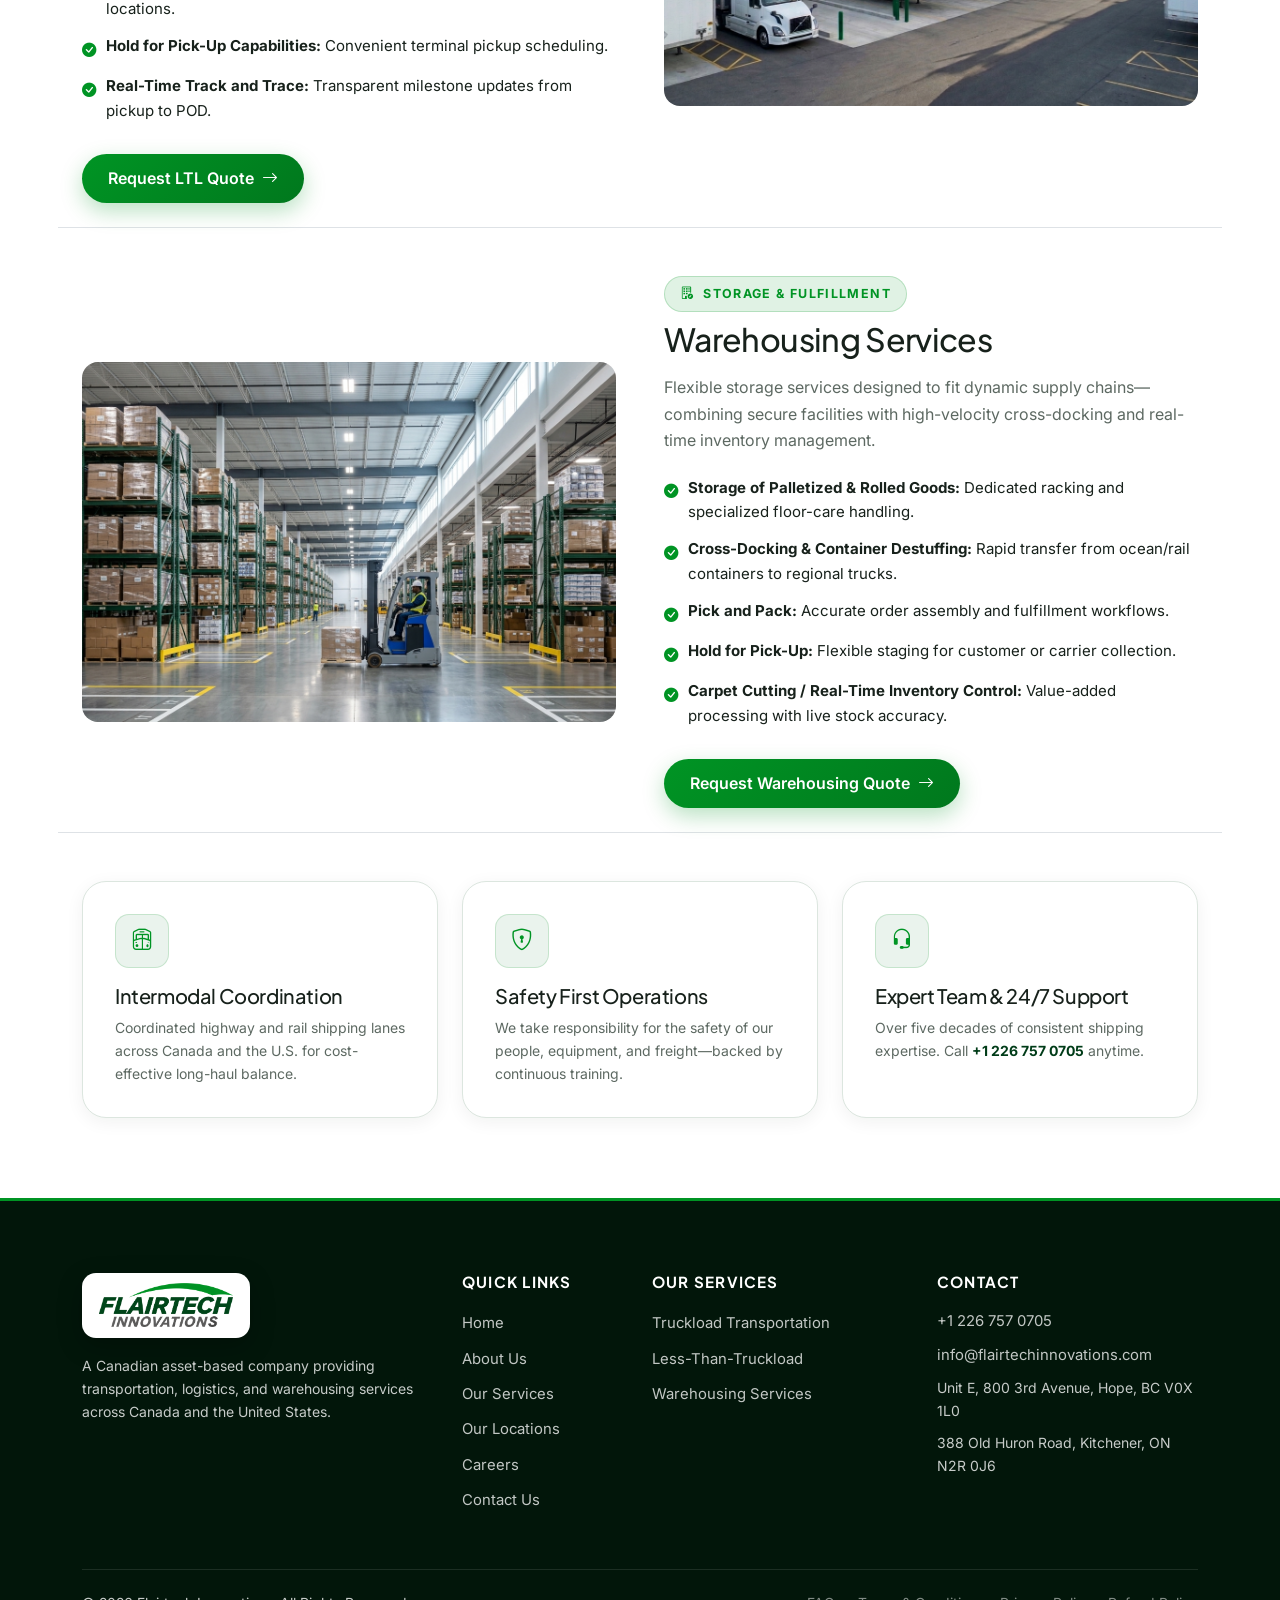
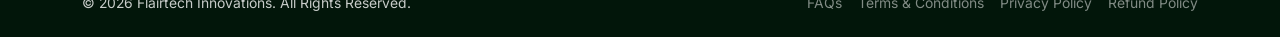
<file: services.html>
<!DOCTYPE html>
<html lang="en">
<head>
  <meta charset="UTF-8" />
  <meta name="viewport" content="width=device-width, initial-scale=1.0" />
  <title>Our Services — Flairtech Innovations</title>
  <meta name="description" content="Truckload Transportation (FTL), Less-Than-Truckload (LTL), Warehousing, Cross-Docking, Expedited & Intermodal services across Canada and the U.S." />
  <link rel="icon" type="image/png" href="assets/images/flairtech-logo-transparent.png" />
  <link rel="preconnect" href="https://fonts.googleapis.com" />
  <link rel="preconnect" href="https://fonts.gstatic.com" crossorigin />
  <link href="https://fonts.googleapis.com/css2?family=Inter:wght@400;500;600;700&family=JetBrains+Mono:wght@500;600&family=Plus+Jakarta+Sans:ital,wght@0,600;0,700;0,800;1,700;1,800&display=swap" rel="stylesheet" />
  <link href="https://cdn.jsdelivr.net/npm/bootstrap@5.3.3/dist/css/bootstrap.min.css" rel="stylesheet" />
  <link href="https://cdn.jsdelivr.net/npm/bootstrap-icons@1.11.3/font/bootstrap-icons.min.css" rel="stylesheet" />
  <link rel="stylesheet" href="assets/css/style.css" />
</head>
<body>

  <div class="ft-topbar d-none d-lg-block">
    <div class="container">
      <div class="d-flex justify-content-between align-items-center">
        <div class="d-flex align-items-center gap-4">
          <a href="tel:+12267570705" class="d-inline-flex align-items-center gap-2"><i class="bi bi-telephone-fill text-emerald-brand"></i><span>24/7 Dispatch: <strong>+1 226 757 0705</strong></span></a>
          <a href="mailto:info@flairtechinnovations.com" class="d-inline-flex align-items-center gap-2"><i class="bi bi-envelope-fill text-emerald-brand"></i><span>info@flairtechinnovations.com</span></a>
        </div>
        <div class="d-flex align-items-center gap-2">
          <a href="https://www.facebook.com/" target="_blank" rel="noopener" class="social-dot" aria-label="Facebook"><i class="bi bi-facebook"></i></a>
          <a href="https://www.instagram.com/" target="_blank" rel="noopener" class="social-dot" aria-label="Instagram"><i class="bi bi-instagram"></i></a>
          <a href="https://www.linkedin.com/" target="_blank" rel="noopener" class="social-dot" aria-label="LinkedIn"><i class="bi bi-linkedin"></i></a>
          <a href="https://twitter.com/" target="_blank" rel="noopener" class="social-dot" aria-label="Twitter"><i class="bi bi-twitter-x"></i></a>
        </div>
      </div>
    </div>
  </div>

  <nav class="navbar navbar-expand-lg ft-navbar sticky-top">
    <div class="container">
      <a class="navbar-brand d-flex align-items-center" href="index.html">
        <img src="assets/images/flairtech-logo-transparent.png" alt="Flairtech Innovations Logo" />
      </a>
      <button class="navbar-toggler border-0 shadow-none" type="button" data-bs-toggle="collapse" data-bs-target="#mainNav"><span class="navbar-toggler-icon"></span></button>
      <div class="collapse navbar-collapse" id="mainNav">
        <ul class="navbar-nav mx-auto mb-2 mb-lg-0 gap-lg-1">
          <li class="nav-item"><a class="nav-link" href="index.html">Home</a></li>
          <li class="nav-item"><a class="nav-link" href="about.html">About Us</a></li>
          <li class="nav-item"><a class="nav-link active" href="services.html">Our Services</a></li>
          <li class="nav-item"><a class="nav-link" href="locations.html">Our Locations</a></li>
          <li class="nav-item"><a class="nav-link" href="careers.html">Careers</a></li>
          <li class="nav-item"><a class="nav-link" href="faqs.html">FAQs</a></li>
          <li class="nav-item"><a class="nav-link" href="contact.html">Contact Us</a></li>
        </ul>
        <a href="contact.html" class="btn btn-ft-primary">Get A Quote <i class="bi bi-arrow-right-short fs-5"></i></a>
      </div>
    </div>
  </nav>

  <section class="ft-page-banner">
    <div class="container position-relative" style="z-index:2;">
      <nav aria-label="breadcrumb">
        <ol class="breadcrumb ft-breadcrumb mb-2">
          <li class="breadcrumb-item"><a href="index.html">Home</a></li>
          <li class="breadcrumb-item active" aria-current="page">Our Services</li>
        </ol>
      </nav>
      <h1 class="mb-2">Customized Transportation &amp; Logistics Solutions</h1>
      <p class="text-white-50 mb-0" style="max-width:65ch;">
        Flairtech’s comprehensive transportation and warehousing span Canada and extend into the United States—built for speed, safety, and total shipment visibility.
      </p>
    </div>
  </section>

  <!-- Service Category Filter -->
  <section class="ft-section">
    <div class="container">
      <div class="d-flex flex-wrap justify-content-center gap-2 mb-5">
        <button type="button" class="ft-filter-btn active" data-service-tab="all">All Services</button>
        <button type="button" class="ft-filter-btn" data-service-tab="ftl">Truckload (FTL &amp; Cross-Border)</button>
        <button type="button" class="ft-filter-btn" data-service-tab="ltl">Less-Than-Truckload (LTL)</button>
        <button type="button" class="ft-filter-btn" data-service-tab="warehousing">Warehousing &amp; Distribution</button>
        <button type="button" class="ft-filter-btn" data-service-tab="specialized">Intermodal &amp; Specialized</button>
      </div>

      <!-- FTL Section -->
      <div id="ftl" class="row align-items-center g-5 mb-5 pb-4 border-bottom" data-service-panel="ftl">
        <div class="col-lg-6 reveal">
          <img src="assets/images/hero-fleet.jpg" alt="Truckload Transportation" class="img-fluid rounded-4 shadow-md w-100" style="height:360px;object-fit:cover;" />
        </div>
        <div class="col-lg-6 reveal">
          <span class="brand-kicker mb-2"><i class="bi bi-truck"></i> Over The Road</span>
          <h2 class="h2 mb-3">Truckload Transportation</h2>
          <p class="text-muted-brand mb-3">
            We provide coast-to-coast coverage within Canada, and between Canada and all major markets in the United States. Whether moving time-sensitive dedicated loads or export-crated freight, our modern fleet gets it there safely.
          </p>
          <ul class="ft-check-list mb-4">
            <li><i class="bi bi-check-circle-fill"></i><span><strong>FTL – Full Truck Load:</strong> Dedicated trailer capacity for high-volume direct lanes.</span></li>
            <li><i class="bi bi-check-circle-fill"></i><span><strong>LTL – Less Than Truck Load:</strong> Consolidated freight efficiency across borders.</span></li>
            <li><i class="bi bi-check-circle-fill"></i><span><strong>Dedicated Services / Direct Drive:</strong> Point-to-point routes with zero intermediate re-handling.</span></li>
            <li><i class="bi bi-check-circle-fill"></i><span><strong>Same-Day &amp; Expedited Services:</strong> Urgent priority dispatch for critical deadlines.</span></li>
            <li><i class="bi bi-check-circle-fill"></i><span><strong>Export Packing &amp; Crating:</strong> Custom protection for heavy or international cargo.</span></li>
          </ul>
          <a href="contact.html?service=Over+The+Road" class="btn btn-ft-primary">Request FTL Quote <i class="bi bi-arrow-right"></i></a>
        </div>
      </div>

      <!-- LTL Section -->
      <div id="ltl" class="row align-items-center g-5 mb-5 pb-4 border-bottom flex-lg-row-reverse" data-service-panel="ltl">
        <div class="col-lg-6 reveal">
          <img src="assets/images/terminal.jpg" alt="Less Than Truckload Terminal" class="img-fluid rounded-4 shadow-md w-100" style="height:360px;object-fit:cover;" />
        </div>
        <div class="col-lg-6 reveal">
          <span class="brand-kicker mb-2"><i class="bi bi-box-seam"></i> Regional Distribution</span>
          <h2 class="h2 mb-3">Less-Than-Truckload (LTL)</h2>
          <p class="text-muted-brand mb-3">
            LTL &amp; Distribution from all our locations for reliable service within Canada—offering flexible pickup, specialized tailgate delivery, and real-time shipment visibility.
          </p>
          <ul class="ft-check-list mb-4">
            <li><i class="bi bi-check-circle-fill"></i><span><strong>Excellent Regional Coverage:</strong> Extensive distribution across Ontario, Quebec, and Western Canada.</span></li>
            <li><i class="bi bi-check-circle-fill"></i><span><strong>Well-Maintained Modern Fleet:</strong> Regularly inspected trucks ensuring minimal downtime.</span></li>
            <li><i class="bi bi-check-circle-fill"></i><span><strong>Tailgate &amp; Special Equipment:</strong> Available upon request for non-dock locations.</span></li>
            <li><i class="bi bi-check-circle-fill"></i><span><strong>Hold for Pick-Up Capabilities:</strong> Convenient terminal pickup scheduling.</span></li>
            <li><i class="bi bi-check-circle-fill"></i><span><strong>Real-Time Track and Trace:</strong> Transparent milestone updates from pickup to POD.</span></li>
          </ul>
          <a href="contact.html?service=Logistics" class="btn btn-ft-primary">Request LTL Quote <i class="bi bi-arrow-right"></i></a>
        </div>
      </div>

      <!-- Warehousing Section -->
      <div id="warehousing" class="row align-items-center g-5 mb-5 pb-4 border-bottom" data-service-panel="warehousing">
        <div class="col-lg-6 reveal">
          <img src="assets/images/warehouse.jpg" alt="Warehousing Services" class="img-fluid rounded-4 shadow-md w-100" style="height:360px;object-fit:cover;" />
        </div>
        <div class="col-lg-6 reveal">
          <span class="brand-kicker mb-2"><i class="bi bi-building-check"></i> Storage &amp; Fulfillment</span>
          <h2 class="h2 mb-3">Warehousing Services</h2>
          <p class="text-muted-brand mb-3">
            Flexible storage services designed to fit dynamic supply chains—combining secure facilities with high-velocity cross-docking and real-time inventory management.
          </p>
          <ul class="ft-check-list mb-4">
            <li><i class="bi bi-check-circle-fill"></i><span><strong>Storage of Palletized &amp; Rolled Goods:</strong> Dedicated racking and specialized floor-care handling.</span></li>
            <li><i class="bi bi-check-circle-fill"></i><span><strong>Cross-Docking &amp; Container Destuffing:</strong> Rapid transfer from ocean/rail containers to regional trucks.</span></li>
            <li><i class="bi bi-check-circle-fill"></i><span><strong>Pick and Pack:</strong> Accurate order assembly and fulfillment workflows.</span></li>
            <li><i class="bi bi-check-circle-fill"></i><span><strong>Hold for Pick-Up:</strong> Flexible staging for customer or carrier collection.</span></li>
            <li><i class="bi bi-check-circle-fill"></i><span><strong>Carpet Cutting / Real-Time Inventory Control:</strong> Value-added processing with live stock accuracy.</span></li>
          </ul>
          <a href="contact.html?service=Warehousing" class="btn btn-ft-primary">Request Warehousing Quote <i class="bi bi-arrow-right"></i></a>
        </div>
      </div>

      <!-- Specialized & Intermodal -->
      <div id="specialized" class="row g-4" data-service-panel="specialized">
        <div class="col-md-4 reveal">
          <div class="ft-card">
            <div class="ft-icon-box mb-3"><i class="bi bi-train-freight-front"></i></div>
            <h4 class="h5">Intermodal Coordination</h4>
            <p class="small text-muted-brand mb-0">Coordinated highway and rail shipping lanes across Canada and the U.S. for cost-effective long-haul balance.</p>
          </div>
        </div>
        <div class="col-md-4 reveal">
          <div class="ft-card">
            <div class="ft-icon-box mb-3"><i class="bi bi-shield-lock"></i></div>
            <h4 class="h5">Safety First Operations</h4>
            <p class="small text-muted-brand mb-0">We take responsibility for the safety of our people, equipment, and freight—backed by continuous training.</p>
          </div>
        </div>
        <div class="col-md-4 reveal">
          <div class="ft-card">
            <div class="ft-icon-box mb-3"><i class="bi bi-headset"></i></div>
            <h4 class="h5">Expert Team &amp; 24/7 Support</h4>
            <p class="small text-muted-brand mb-0">Over five decades of consistent shipping expertise. Call <a href="tel:+12267570705" class="fw-bold">+1 226 757 0705</a> anytime.</p>
          </div>
        </div>
      </div>
    </div>
  </section>

  <footer class="ft-footer">
    <div class="container">
      <div class="row g-4">
        <div class="col-lg-4">
          <div class="ft-footer-logo-wrap mb-3"><img src="assets/images/flairtech-logo-transparent.png" alt="Flairtech Innovations" /></div>
          <p class="small mb-3">A Canadian asset-based company providing transportation, logistics, and warehousing services across Canada and the United States.</p>
        </div>
        <div class="col-6 col-lg-2">
          <h6>Quick Links</h6>
          <ul class="ft-footer-links">
            <li><a href="index.html">Home</a></li>
            <li><a href="about.html">About Us</a></li>
            <li><a href="services.html">Our Services</a></li>
            <li><a href="locations.html">Our Locations</a></li>
            <li><a href="careers.html">Careers</a></li>
            <li><a href="contact.html">Contact Us</a></li>
          </ul>
        </div>
        <div class="col-6 col-lg-3">
          <h6>Our Services</h6>
          <ul class="ft-footer-links">
            <li><a href="#ftl">Truckload Transportation</a></li>
            <li><a href="#ltl">Less-Than-Truckload</a></li>
            <li><a href="#warehousing">Warehousing Services</a></li>
          </ul>
        </div>
        <div class="col-lg-3">
          <h6>Contact</h6>
          <ul class="ft-footer-links small">
            <li><a href="tel:+12267570705">+1 226 757 0705</a></li>
            <li><a href="mailto:info@flairtechinnovations.com">info@flairtechinnovations.com</a></li>
            <li>Unit E, 800 3rd Avenue, Hope, BC V0X 1L0</li>
            <li>388 Old Huron Road, Kitchener, ON N2R 0J6</li>
          </ul>
        </div>
      </div>
      <div class="ft-footer-bottom d-flex flex-wrap justify-content-between align-items-center gap-3">
        <div>© 2026 Flairtech Innovations. All Rights Reserved.</div>
        <div class="d-flex gap-3">
          <a href="faqs.html" class="text-white-50">FAQs</a>
          <a href="legal.html#terms" class="text-white-50">Terms &amp; Conditions</a>
          <a href="legal.html#privacy" class="text-white-50">Privacy Policy</a>
          <a href="legal.html#refund" class="text-white-50">Refund Policy</a>
        </div>
      </div>
    </div>
  </footer>

  <script src="https://cdn.jsdelivr.net/npm/bootstrap@5.3.3/dist/js/bootstrap.bundle.min.js"></script>
  <script src="assets/js/main.js"></script>
</body>
</html>
</file>
<file: assets/css/style.css>
/* ==========================================================================
   FLAIRTECH INNOVATIONS — Brand Design System
   Palette derived directly from Flairtech Innovations Logo:
   - Primary Forest Green: #003C18
   - Deep Botanical Dark:  #042411
   - Kinetic Emerald:      #009424
   - Innovation Slate:     #545454
   - Mineral Surface:      #F4F7F5
   ========================================================================== */

:root {
  --ft-forest: #003c18;
  --ft-forest-mid: #084f24;
  --ft-forest-dark: #042411;
  --ft-forest-deep: #02160a;
  --ft-emerald: #009424;
  --ft-emerald-bright: #00b02c;
  --ft-emerald-soft: rgba(0, 148, 36, 0.12);
  --ft-slate: #545454;
  --ft-ink: #17211b;
  --ft-muted: #5d6962;
  --ft-surface: #f4f7f5;
  --ft-mint-tint: #eaf3ed;
  --ft-border: #dce6df;
  --ft-white: #ffffff;
  --ft-radius-sm: 10px;
  --ft-radius-md: 16px;
  --ft-radius-lg: 24px;
  --ft-radius-xl: 32px;
  --ft-shadow-sm: 0 4px 18px rgba(4, 36, 17, 0.06);
  --ft-shadow-md: 0 14px 36px rgba(4, 36, 17, 0.09);
  --ft-shadow-lg: 0 24px 60px rgba(2, 22, 10, 0.16);
  --ft-transition: all 0.28s cubic-bezier(0.22, 1, 0.36, 1);
}

/* Base & Typography */
html {
  scroll-behavior: smooth;
  font-size: 16px;
}

body {
  font-family: 'Inter', -apple-system, BlinkMacSystemFont, 'Segoe UI', Roboto, sans-serif;
  color: var(--ft-ink);
  background-color: var(--ft-white);
  line-height: 1.65;
  overflow-x: hidden;
  -webkit-font-smoothing: antialiased;
}

h1, h2, h3, h4, h5, h6, .font-display {
  font-family: 'Plus Jakarta Sans', 'Inter', sans-serif;
  font-weight: 700;
  letter-spacing: -0.02em;
  color: var(--ft-forest-dark);
}

.font-mono {
  font-family: 'JetBrains Mono', monospace;
}

.text-forest { color: var(--ft-forest) !important; }
.text-emerald-brand { color: var(--ft-emerald) !important; }
.text-slate-brand { color: var(--ft-slate) !important; }
.text-muted-brand { color: var(--ft-muted) !important; }
.bg-surface { background-color: var(--ft-surface) !important; }
.bg-mint-tint { background-color: var(--ft-mint-tint) !important; }
.bg-forest-dark { background-color: var(--ft-forest-dark) !important; color: var(--ft-white); }

a {
  color: var(--ft-forest);
  text-decoration: none;
  transition: var(--ft-transition);
}
a:hover {
  color: var(--ft-emerald);
}

/* Kinetic Arch Brand Motif */
.brand-kicker {
  display: inline-flex;
  align-items: center;
  gap: 0.6rem;
  font-size: 0.78rem;
  font-weight: 700;
  letter-spacing: 0.11em;
  text-transform: uppercase;
  color: var(--ft-emerald);
  background: var(--ft-emerald-soft);
  padding: 0.42rem 0.95rem;
  border-radius: 999px;
  border: 1px solid rgba(0, 148, 36, 0.2);
}

.brand-kicker-dark {
  background: rgba(0, 176, 44, 0.16);
  color: #5ee37d;
  border-color: rgba(94, 227, 125, 0.25);
}

.arch-underline {
  position: relative;
  display: inline-block;
}
.arch-underline::after {
  content: '';
  position: absolute;
  left: 0;
  right: 0;
  bottom: -6px;
  height: 6px;
  background: url("data:image/svg+xml,%3Csvg xmlns='http://www.w3.org/2000/svg' viewBox='0 0 180 12' fill='none'%3E%3Cpath d='M2 10C48 2 128 2 178 9' stroke='%23009424' stroke-width='3.5' stroke-linecap='round'/%3E%3C/svg%3E") no-repeat center / 100% 100%;
}

/* Buttons */
.btn-ft-primary {
  background: linear-gradient(135deg, var(--ft-emerald) 0%, #00781d 100%);
  color: var(--ft-white);
  border: none;
  font-weight: 600;
  padding: 0.78rem 1.6rem;
  border-radius: 999px;
  box-shadow: 0 8px 22px rgba(0, 148, 36, 0.28);
  transition: var(--ft-transition);
  display: inline-flex;
  align-items: center;
  gap: 0.55rem;
}
.btn-ft-primary:hover, .btn-ft-primary:focus {
  background: linear-gradient(135deg, var(--ft-emerald-bright) 0%, var(--ft-emerald) 100%);
  color: var(--ft-white);
  transform: translateY(-2px);
  box-shadow: 0 12px 28px rgba(0, 148, 36, 0.36);
}

.btn-ft-forest {
  background-color: var(--ft-forest);
  color: var(--ft-white);
  border: 1px solid var(--ft-forest);
  font-weight: 600;
  padding: 0.78rem 1.6rem;
  border-radius: 999px;
  transition: var(--ft-transition);
  display: inline-flex;
  align-items: center;
  gap: 0.55rem;
}
.btn-ft-forest:hover {
  background-color: var(--ft-forest-dark);
  border-color: var(--ft-forest-dark);
  color: var(--ft-white);
  transform: translateY(-2px);
}

.btn-ft-outline {
  background: transparent;
  color: var(--ft-forest);
  border: 1.5px solid var(--ft-forest);
  font-weight: 600;
  padding: 0.74rem 1.5rem;
  border-radius: 999px;
  transition: var(--ft-transition);
  display: inline-flex;
  align-items: center;
  gap: 0.55rem;
}
.btn-ft-outline:hover {
  background: var(--ft-forest);
  color: var(--ft-white);
  transform: translateY(-2px);
}

.btn-ft-outline-light {
  background: rgba(255, 255, 255, 0.08);
  color: var(--ft-white);
  border: 1.5px solid rgba(255, 255, 255, 0.32);
  font-weight: 600;
  padding: 0.74rem 1.5rem;
  border-radius: 999px;
  backdrop-filter: blur(8px);
  transition: var(--ft-transition);
  display: inline-flex;
  align-items: center;
  gap: 0.55rem;
}
.btn-ft-outline-light:hover {
  background: var(--ft-white);
  color: var(--ft-forest-dark);
  border-color: var(--ft-white);
}

/* Top Utility Bar & Navbar */
.ft-topbar {
  background-color: var(--ft-forest-dark);
  color: rgba(255, 255, 255, 0.85);
  font-size: 0.83rem;
  padding: 0.5rem 0;
  border-bottom: 1px solid rgba(255, 255, 255, 0.08);
}
.ft-topbar a {
  color: rgba(255, 255, 255, 0.88);
}
.ft-topbar a:hover {
  color: #62eb82;
}
.ft-topbar .social-dot {
  width: 26px;
  height: 26px;
  display: inline-flex;
  align-items: center;
  justify-content: center;
  border-radius: 50%;
  background: rgba(255, 255, 255, 0.08);
  font-size: 0.76rem;
}
.ft-topbar .social-dot:hover {
  background: var(--ft-emerald);
  color: var(--ft-white);
}

.ft-navbar {
  background: rgba(255, 255, 255, 0.95);
  backdrop-filter: blur(14px);
  border-bottom: 1px solid var(--ft-border);
  padding: 0.65rem 0;
  transition: var(--ft-transition);
}
.ft-navbar.scrolled {
  box-shadow: var(--ft-shadow-sm);
  padding: 0.5rem 0;
}
.ft-navbar .navbar-brand img {
  height: 46px;
  width: auto;
  object-fit: contain;
}
.ft-navbar .nav-link {
  font-weight: 600;
  font-size: 0.94rem;
  color: var(--ft-ink);
  padding: 0.5rem 0.9rem !important;
  border-radius: 999px;
  position: relative;
}
.ft-navbar .nav-link:hover,
.ft-navbar .nav-link.active {
  color: var(--ft-emerald);
  background: var(--ft-emerald-soft);
}

/* Hero Section */
.ft-hero {
  position: relative;
  background: linear-gradient(125deg, var(--ft-forest-deep) 0%, var(--ft-forest-dark) 48%, #093d1f 100%);
  color: var(--ft-white);
  overflow: hidden;
  padding: 4.5rem 0 5rem;
}
.ft-hero::before {
  content: '';
  position: absolute;
  top: -180px;
  right: -140px;
  width: 680px;
  height: 680px;
  background: radial-gradient(circle, rgba(0, 148, 36, 0.24) 0%, rgba(0, 148, 36, 0) 68%);
  pointer-events: none;
}
.ft-hero-arch-bg {
  position: absolute;
  bottom: -2px;
  left: 0;
  width: 100%;
  height: 68px;
  pointer-events: none;
  z-index: 2;
}
.ft-hero-title {
  font-size: clamp(2.25rem, 4.3vw, 3.6rem);
  font-weight: 800;
  line-height: 1.12;
  color: var(--ft-white);
  letter-spacing: -0.03em;
}
.ft-hero-title span.highlight {
  color: #5ee37d;
  font-style: italic;
}
.ft-hero-lead {
  font-size: 1.08rem;
  color: rgba(255, 255, 255, 0.84);
  max-width: 58ch;
}

.ft-hero-media {
  position: relative;
  border-radius: var(--ft-radius-xl);
  overflow: hidden;
  box-shadow: var(--ft-shadow-lg);
  border: 1px solid rgba(255, 255, 255, 0.16);
}
.ft-hero-media .carousel-item {
  transition: opacity 0.85s ease-in-out;
}
.ft-hero-media .carousel-item img {
  width: 100%;
  height: 410px;
  object-fit: cover;
  display: block;
  transform: scale(1);
  transition: transform 6s ease-out;
}
.ft-hero-media .carousel-item.active img {
  transform: scale(1.05);
}
.ft-hero-carousel-controls {
  position: absolute;
  top: 16px;
  right: 16px;
  z-index: 5;
  display: flex;
  align-items: center;
  gap: 0.45rem;
}
.ft-carousel-arrow {
  width: 36px;
  height: 36px;
  border-radius: 50%;
  border: 1px solid rgba(255, 255, 255, 0.28);
  background: rgba(4, 36, 17, 0.72);
  backdrop-filter: blur(8px);
  color: #ffffff;
  display: inline-flex;
  align-items: center;
  justify-content: center;
  transition: var(--ft-transition);
  cursor: pointer;
}
.ft-carousel-arrow:hover {
  background: var(--ft-emerald);
  border-color: var(--ft-emerald);
}
.ft-hero-indicators {
  position: absolute;
  top: 22px;
  left: 18px;
  z-index: 5;
  display: flex;
  align-items: center;
  gap: 0.45rem;
  margin: 0;
  padding: 0;
  list-style: none;
}
.ft-hero-indicators button {
  width: 26px;
  height: 5px;
  border-radius: 999px;
  border: none;
  background: rgba(255, 255, 255, 0.4);
  padding: 0;
  transition: var(--ft-transition);
  cursor: pointer;
}
.ft-hero-indicators button.active {
  width: 44px;
  background: #62eb82;
}
.ft-hero-float-card {
  position: absolute;
  bottom: 16px;
  left: 16px;
  right: 16px;
  z-index: 5;
  background: rgba(4, 36, 17, 0.88);
  backdrop-filter: blur(14px);
  border: 1px solid rgba(255, 255, 255, 0.16);
  border-radius: var(--ft-radius-md);
  padding: 1rem 1.2rem;
  color: var(--ft-white);
}

.ft-stat-pill {
  background: rgba(255, 255, 255, 0.06);
  border: 1px solid rgba(255, 255, 255, 0.12);
  border-radius: var(--ft-radius-md);
  padding: 0.95rem 1.15rem;
}
.ft-stat-pill .num {
  font-family: 'Plus Jakarta Sans', sans-serif;
  font-size: 1.65rem;
  font-weight: 800;
  color: #62eb82;
  line-height: 1.1;
}
.ft-stat-pill .lbl {
  font-size: 0.8rem;
  color: rgba(255, 255, 255, 0.74);
  margin-top: 0.2rem;
}

/* Inner Page Banner */
.ft-page-banner {
  position: relative;
  background: linear-gradient(120deg, var(--ft-forest-deep) 0%, var(--ft-forest) 100%);
  color: var(--ft-white);
  padding: 4rem 0 4.5rem;
  overflow: hidden;
}
.ft-page-banner::after {
  content: '';
  position: absolute;
  inset: 0;
  background: radial-gradient(circle at 85% 20%, rgba(0, 176, 44, 0.22), transparent 55%);
  pointer-events: none;
}
.ft-page-banner h1 {
  color: var(--ft-white);
  font-size: clamp(2rem, 3.6vw, 2.9rem);
}
.ft-breadcrumb .breadcrumb-item,
.ft-breadcrumb .breadcrumb-item a {
  color: rgba(255, 255, 255, 0.75);
  font-size: 0.9rem;
}
.ft-breadcrumb .breadcrumb-item.active {
  color: #62eb82;
  font-weight: 600;
}
.ft-breadcrumb .breadcrumb-item + .breadcrumb-item::before {
  color: rgba(255, 255, 255, 0.45);
}

/* Cards & Feature Surfaces */
.ft-section {
  padding: 5rem 0;
}
.ft-section-sm {
  padding: 3.5rem 0;
}

.ft-card {
  background: var(--ft-white);
  border: 1px solid var(--ft-border);
  border-radius: var(--ft-radius-lg);
  padding: 2rem;
  box-shadow: var(--ft-shadow-sm);
  transition: var(--ft-transition);
  height: 100%;
}
.ft-card:hover {
  transform: translateY(-5px);
  box-shadow: var(--ft-shadow-md);
  border-color: rgba(0, 148, 36, 0.38);
}

.ft-service-card {
  background: var(--ft-white);
  border: 1px solid var(--ft-border);
  border-radius: var(--ft-radius-lg);
  overflow: hidden;
  box-shadow: var(--ft-shadow-sm);
  transition: var(--ft-transition);
  height: 100%;
  display: flex;
  flex-direction: column;
}
.ft-service-card:hover {
  transform: translateY(-6px);
  box-shadow: var(--ft-shadow-md);
  border-color: var(--ft-emerald);
}
.ft-service-card .card-media {
  position: relative;
  height: 220px;
  overflow: hidden;
}
.ft-service-card .card-media img {
  width: 100%;
  height: 100%;
  object-fit: cover;
  transition: transform 0.55s ease;
}
.ft-service-card:hover .card-media img {
  transform: scale(1.06);
}
.ft-service-badge {
  position: absolute;
  top: 14px;
  left: 14px;
  background: rgba(4, 36, 17, 0.88);
  color: #62eb82;
  font-size: 0.74rem;
  font-weight: 700;
  letter-spacing: 0.08em;
  text-transform: uppercase;
  padding: 0.35rem 0.75rem;
  border-radius: 999px;
  backdrop-filter: blur(6px);
}
.ft-service-card .card-body-inner {
  padding: 1.75rem;
  display: flex;
  flex-direction: column;
  flex: 1;
}

.ft-icon-box {
  width: 54px;
  height: 54px;
  border-radius: 14px;
  background: var(--ft-mint-tint);
  color: var(--ft-emerald);
  display: inline-flex;
  align-items: center;
  justify-content: center;
  font-size: 1.35rem;
  border: 1px solid rgba(0, 148, 36, 0.16);
  flex-shrink: 0;
  transition: var(--ft-transition);
}
.ft-card:hover .ft-icon-box {
  background: var(--ft-emerald);
  color: var(--ft-white);
}

.ft-check-list {
  list-style: none;
  padding: 0;
  margin: 0;
}
.ft-check-list li {
  display: flex;
  align-items: flex-start;
  gap: 0.65rem;
  padding: 0.38rem 0;
  color: var(--ft-ink);
  font-size: 0.94rem;
}
.ft-check-list li i {
  color: var(--ft-emerald);
  margin-top: 0.25rem;
  font-size: 0.9rem;
}

/* Interactive Hub & Corridor Map Section */
.ft-network-panel {
  background: linear-gradient(145deg, var(--ft-forest-dark) 0%, #07381b 100%);
  color: var(--ft-white);
  border-radius: var(--ft-radius-xl);
  padding: 2.5rem;
  position: relative;
  overflow: hidden;
  box-shadow: var(--ft-shadow-lg);
}
.ft-hub-pill {
  background: rgba(255, 255, 255, 0.08);
  border: 1px solid rgba(255, 255, 255, 0.14);
  color: var(--ft-white);
  border-radius: var(--ft-radius-sm);
  padding: 0.65rem 0.9rem;
  font-size: 0.88rem;
  font-weight: 500;
  display: flex;
  align-items: center;
  gap: 0.55rem;
  transition: var(--ft-transition);
  cursor: pointer;
}
.ft-hub-pill:hover, .ft-hub-pill.active {
  background: rgba(0, 148, 36, 0.25);
  border-color: #62eb82;
  color: #ffffff;
}
.ft-hub-dot {
  width: 9px;
  height: 9px;
  border-radius: 50%;
  background: #62eb82;
  box-shadow: 0 0 0 4px rgba(98, 235, 130, 0.22);
  flex-shrink: 0;
}

/* Filter Tabs */
.ft-filter-btn {
  border: 1px solid var(--ft-border);
  background: var(--ft-white);
  color: var(--ft-slate);
  font-weight: 600;
  font-size: 0.88rem;
  padding: 0.52rem 1.15rem;
  border-radius: 999px;
  transition: var(--ft-transition);
}
.ft-filter-btn:hover, .ft-filter-btn.active {
  background: var(--ft-forest);
  border-color: var(--ft-forest);
  color: var(--ft-white);
}

/* Testimonials */
.ft-quote-card {
  background: var(--ft-white);
  border: 1px solid var(--ft-border);
  border-radius: var(--ft-radius-lg);
  padding: 2rem;
  height: 100%;
  display: flex;
  flex-direction: column;
  justify-content: space-between;
  position: relative;
}
.ft-quote-mark {
  font-size: 2.5rem;
  line-height: 1;
  color: var(--ft-emerald);
  opacity: 0.32;
  font-family: Georgia, serif;
}

/* Quote & Contact Forms */
.ft-form-card {
  background: var(--ft-white);
  border: 1px solid var(--ft-border);
  border-radius: var(--ft-radius-xl);
  padding: 2.25rem;
  box-shadow: var(--ft-shadow-md);
}
.form-control, .form-select {
  border-radius: 12px;
  border: 1px solid #cedbd3;
  padding: 0.72rem 1rem;
  font-size: 0.95rem;
  color: var(--ft-ink);
}
.form-control:focus, .form-select:focus {
  border-color: var(--ft-emerald);
  box-shadow: 0 0 0 0.22rem rgba(0, 148, 36, 0.16);
}

.ft-need-chip {
  cursor: pointer;
}
.ft-need-chip input {
  display: none;
}
.ft-need-chip span {
  display: inline-flex;
  align-items: center;
  gap: 0.45rem;
  padding: 0.55rem 1rem;
  border-radius: 999px;
  border: 1px solid var(--ft-border);
  background: var(--ft-surface);
  font-size: 0.88rem;
  font-weight: 600;
  color: var(--ft-slate);
  transition: var(--ft-transition);
}
.ft-need-chip input:checked + span {
  background: var(--ft-forest);
  border-color: var(--ft-forest);
  color: var(--ft-white);
  box-shadow: 0 4px 12px rgba(0, 60, 24, 0.2);
}

/* Accordion (FAQs) */
.ft-accordion .accordion-item {
  border: 1px solid var(--ft-border);
  border-radius: var(--ft-radius-md) !important;
  margin-bottom: 0.9rem;
  overflow: hidden;
  background: var(--ft-white);
}
.ft-accordion .accordion-button {
  font-family: 'Plus Jakarta Sans', sans-serif;
  font-weight: 700;
  color: var(--ft-forest-dark);
  padding: 1.2rem 1.4rem;
  background: var(--ft-white);
  box-shadow: none;
}
.ft-accordion .accordion-button:not(.collapsed) {
  background: var(--ft-mint-tint);
  color: var(--ft-forest);
}
.ft-accordion .accordion-button::after {
  filter: hue-rotate(95deg) saturate(1.4);
}

/* CTA Strip & Footer */
.ft-cta-banner {
  background: linear-gradient(125deg, var(--ft-forest) 0%, var(--ft-forest-dark) 100%);
  border-radius: var(--ft-radius-xl);
  padding: 3.2rem 2.5rem;
  color: var(--ft-white);
  position: relative;
  overflow: hidden;
}
.ft-cta-banner::after {
  content: '';
  position: absolute;
  top: -80px;
  right: -60px;
  width: 340px;
  height: 340px;
  border-radius: 50%;
  background: radial-gradient(circle, rgba(0, 176, 44, 0.32), transparent 68%);
  pointer-events: none;
}

.ft-footer {
  background-color: var(--ft-forest-deep);
  color: rgba(255, 255, 255, 0.78);
  padding-top: 4.5rem;
  border-top: 3px solid var(--ft-emerald);
}
.ft-footer-logo-wrap {
  display: inline-block;
  background: var(--ft-white);
  padding: 0.65rem 1.05rem;
  border-radius: 14px;
  box-shadow: 0 8px 24px rgba(0, 0, 0, 0.25);
}
.ft-footer-logo-wrap img {
  height: 44px;
  width: auto;
}
.ft-footer h6 {
  color: var(--ft-white);
  font-size: 0.95rem;
  text-transform: uppercase;
  letter-spacing: 0.08em;
  margin-bottom: 1.15rem;
}
.ft-footer-links {
  list-style: none;
  padding: 0;
  margin: 0;
}
.ft-footer-links li {
  margin-bottom: 0.55rem;
}
.ft-footer-links a {
  color: rgba(255, 255, 255, 0.76);
  font-size: 0.93rem;
}
.ft-footer-links a:hover {
  color: #62eb82;
  padding-left: 4px;
}
.ft-footer-bottom {
  margin-top: 3rem;
  padding: 1.35rem 0;
  border-top: 1px solid rgba(255, 255, 255, 0.1);
  font-size: 0.87rem;
}

/* Reveal Animations */
.reveal {
  opacity: 0;
  transform: translateY(22px);
  transition: opacity 0.65s ease, transform 0.65s cubic-bezier(0.22, 1, 0.36, 1);
}
.reveal.visible {
  opacity: 1;
  transform: translateY(0);
}

/* Responsive tweaks */
@media (max-width: 991.98px) {
  .ft-hero {
    padding: 3rem 0 4rem;
  }
  .ft-hero-media img {
    height: 300px;
  }
  .ft-section {
    padding: 3.5rem 0;
  }
  .ft-network-panel {
    padding: 1.75rem;
  }
}
</file>
